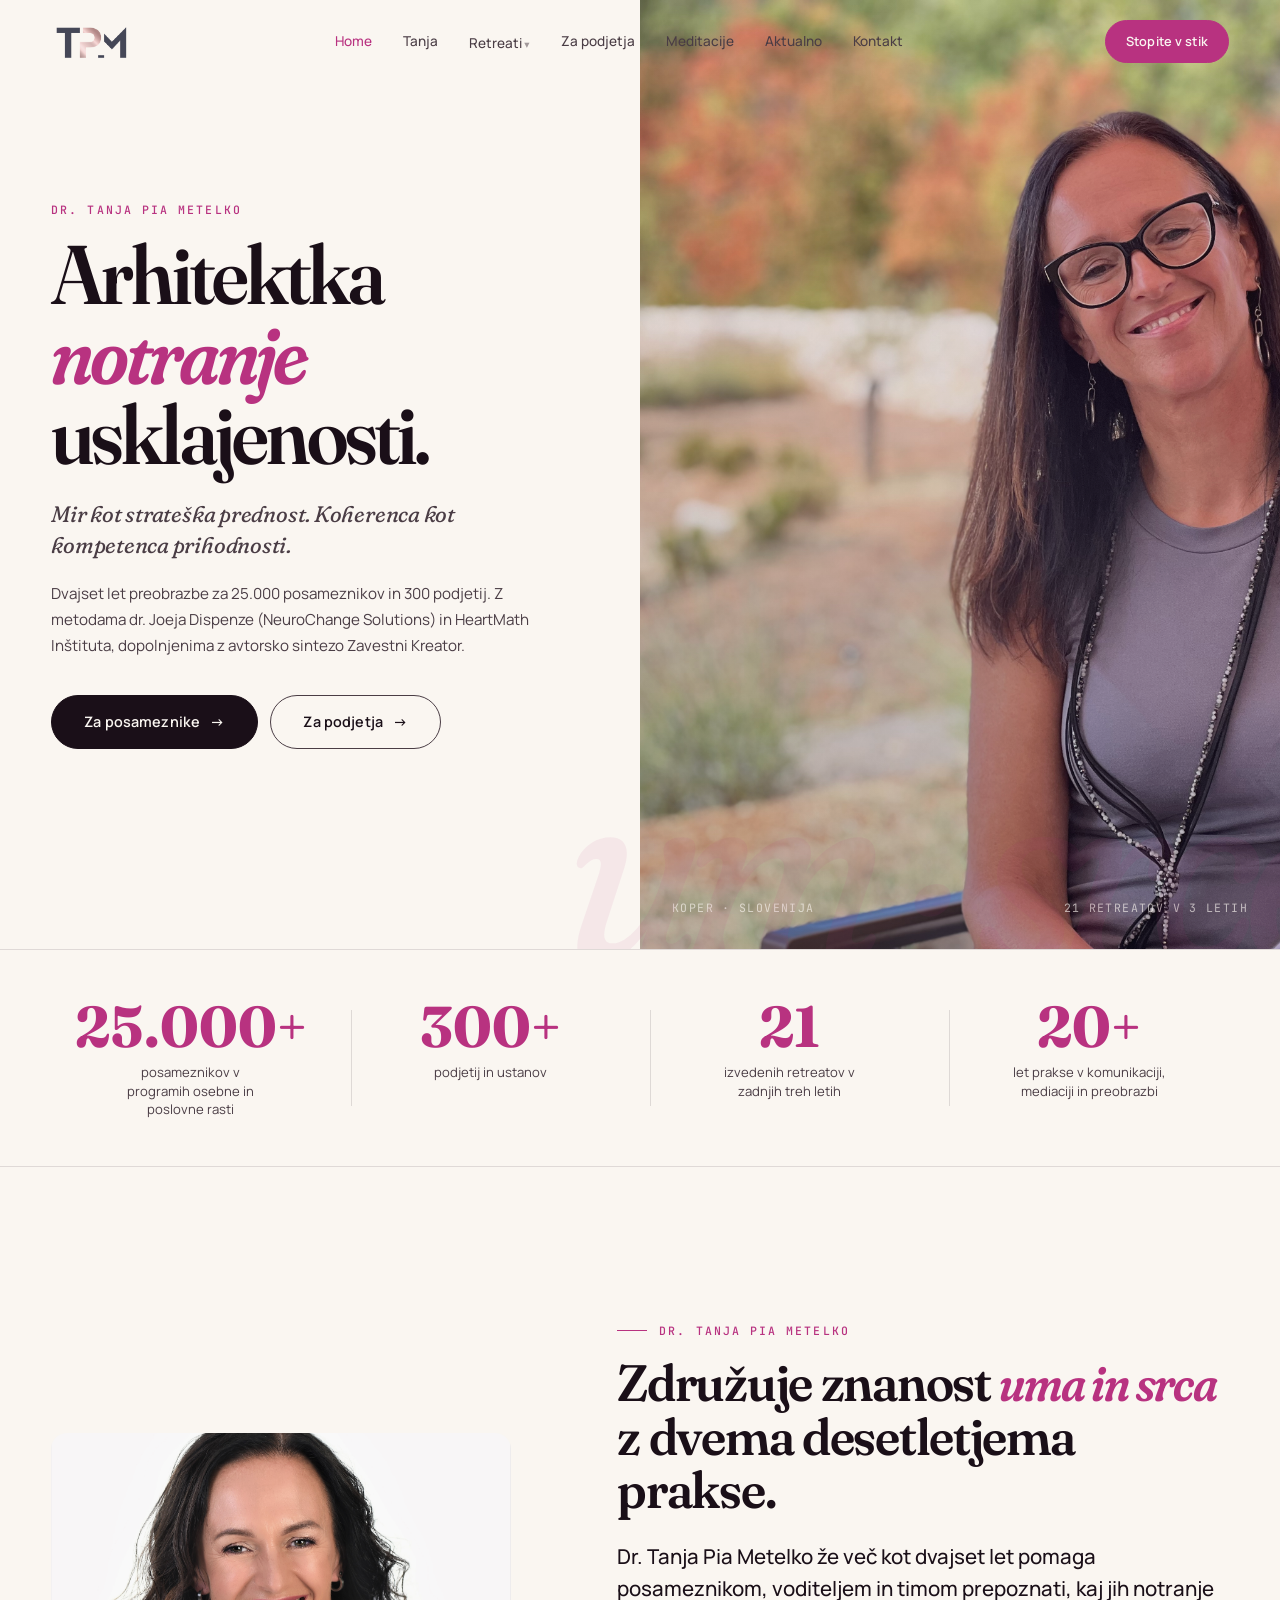
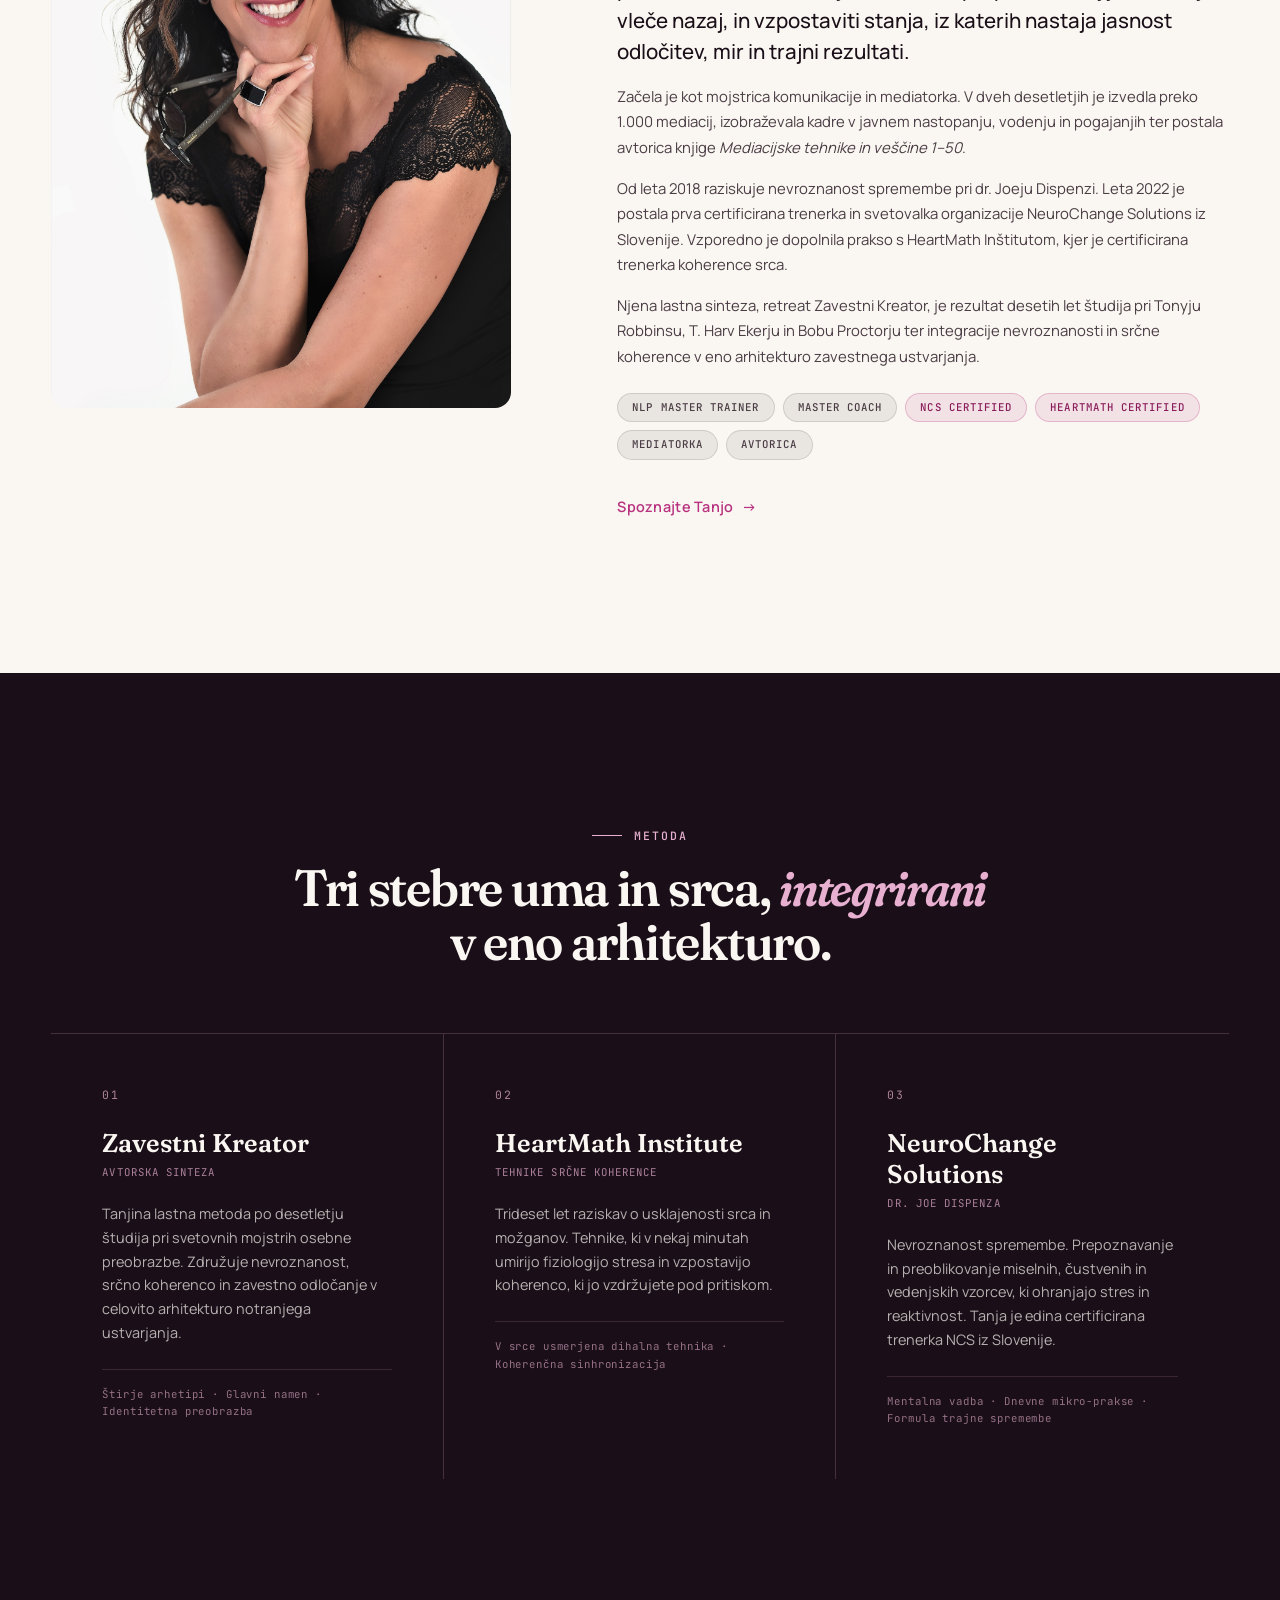
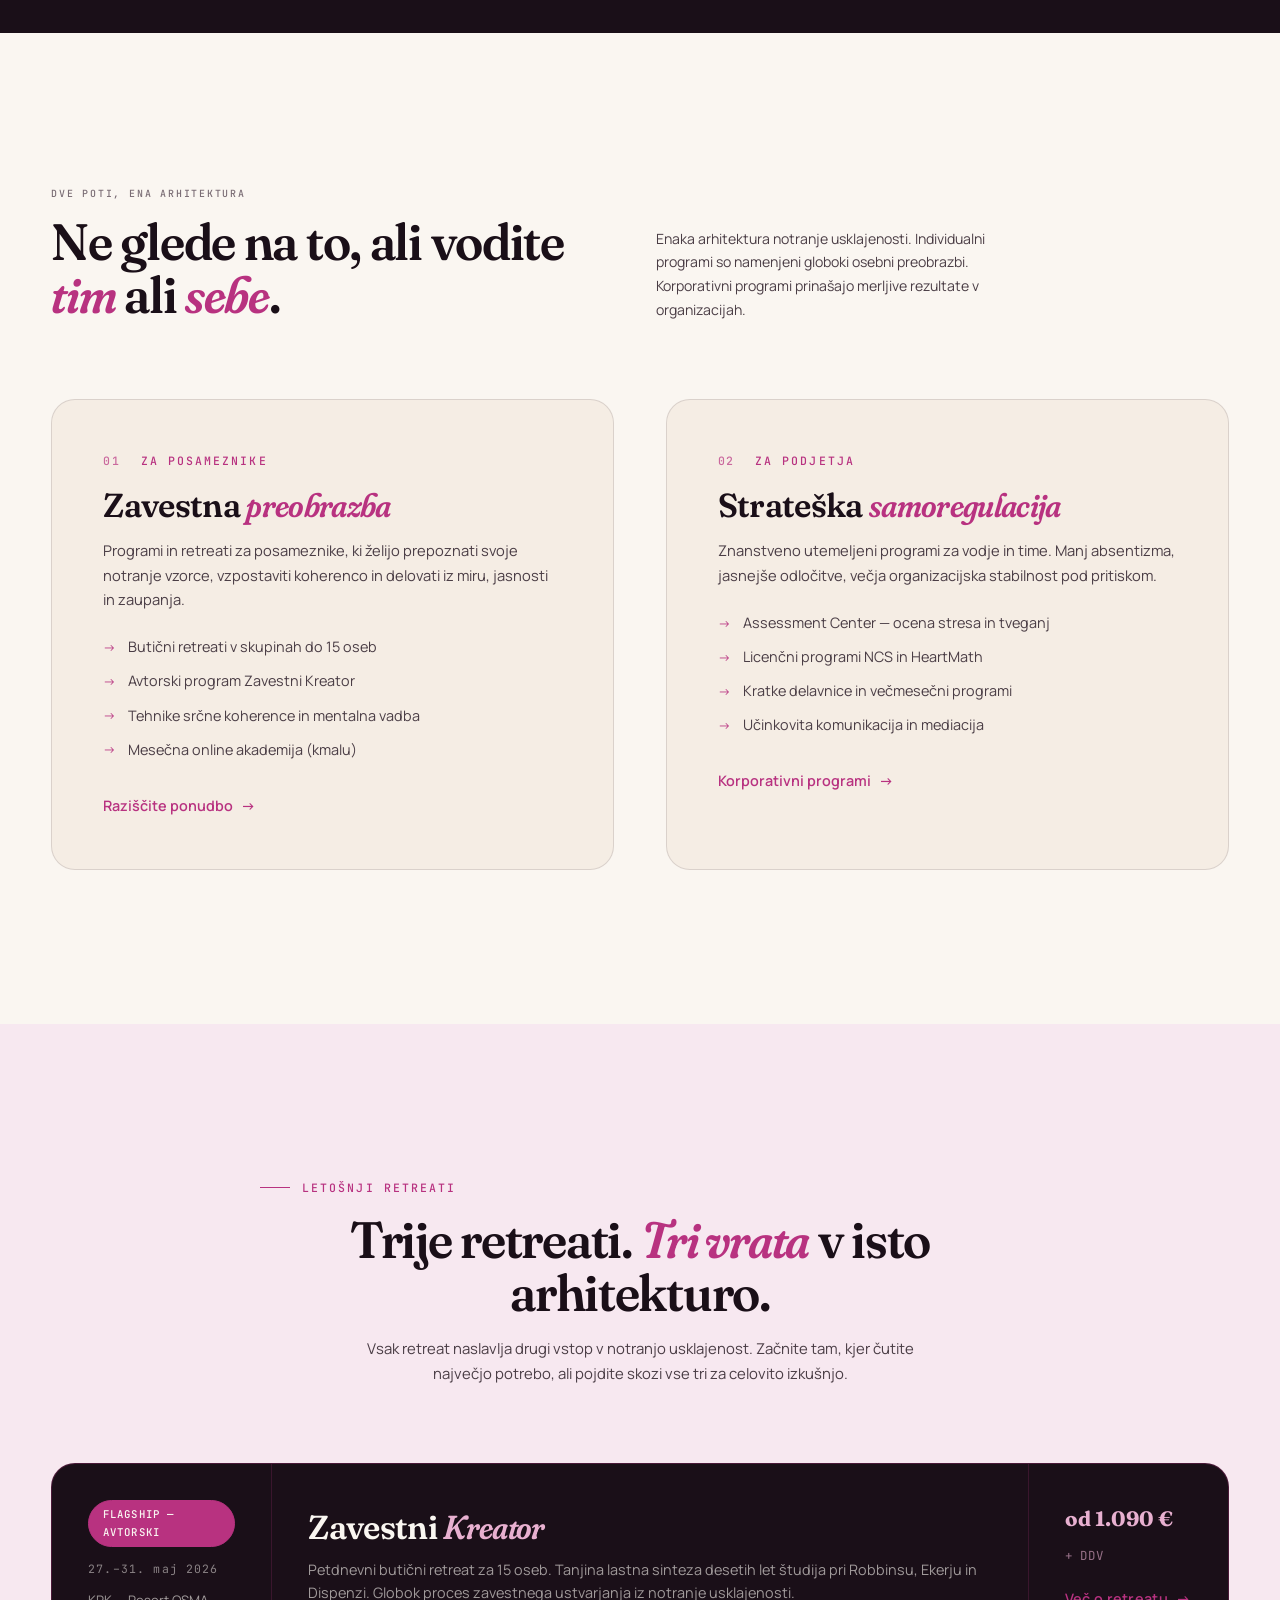
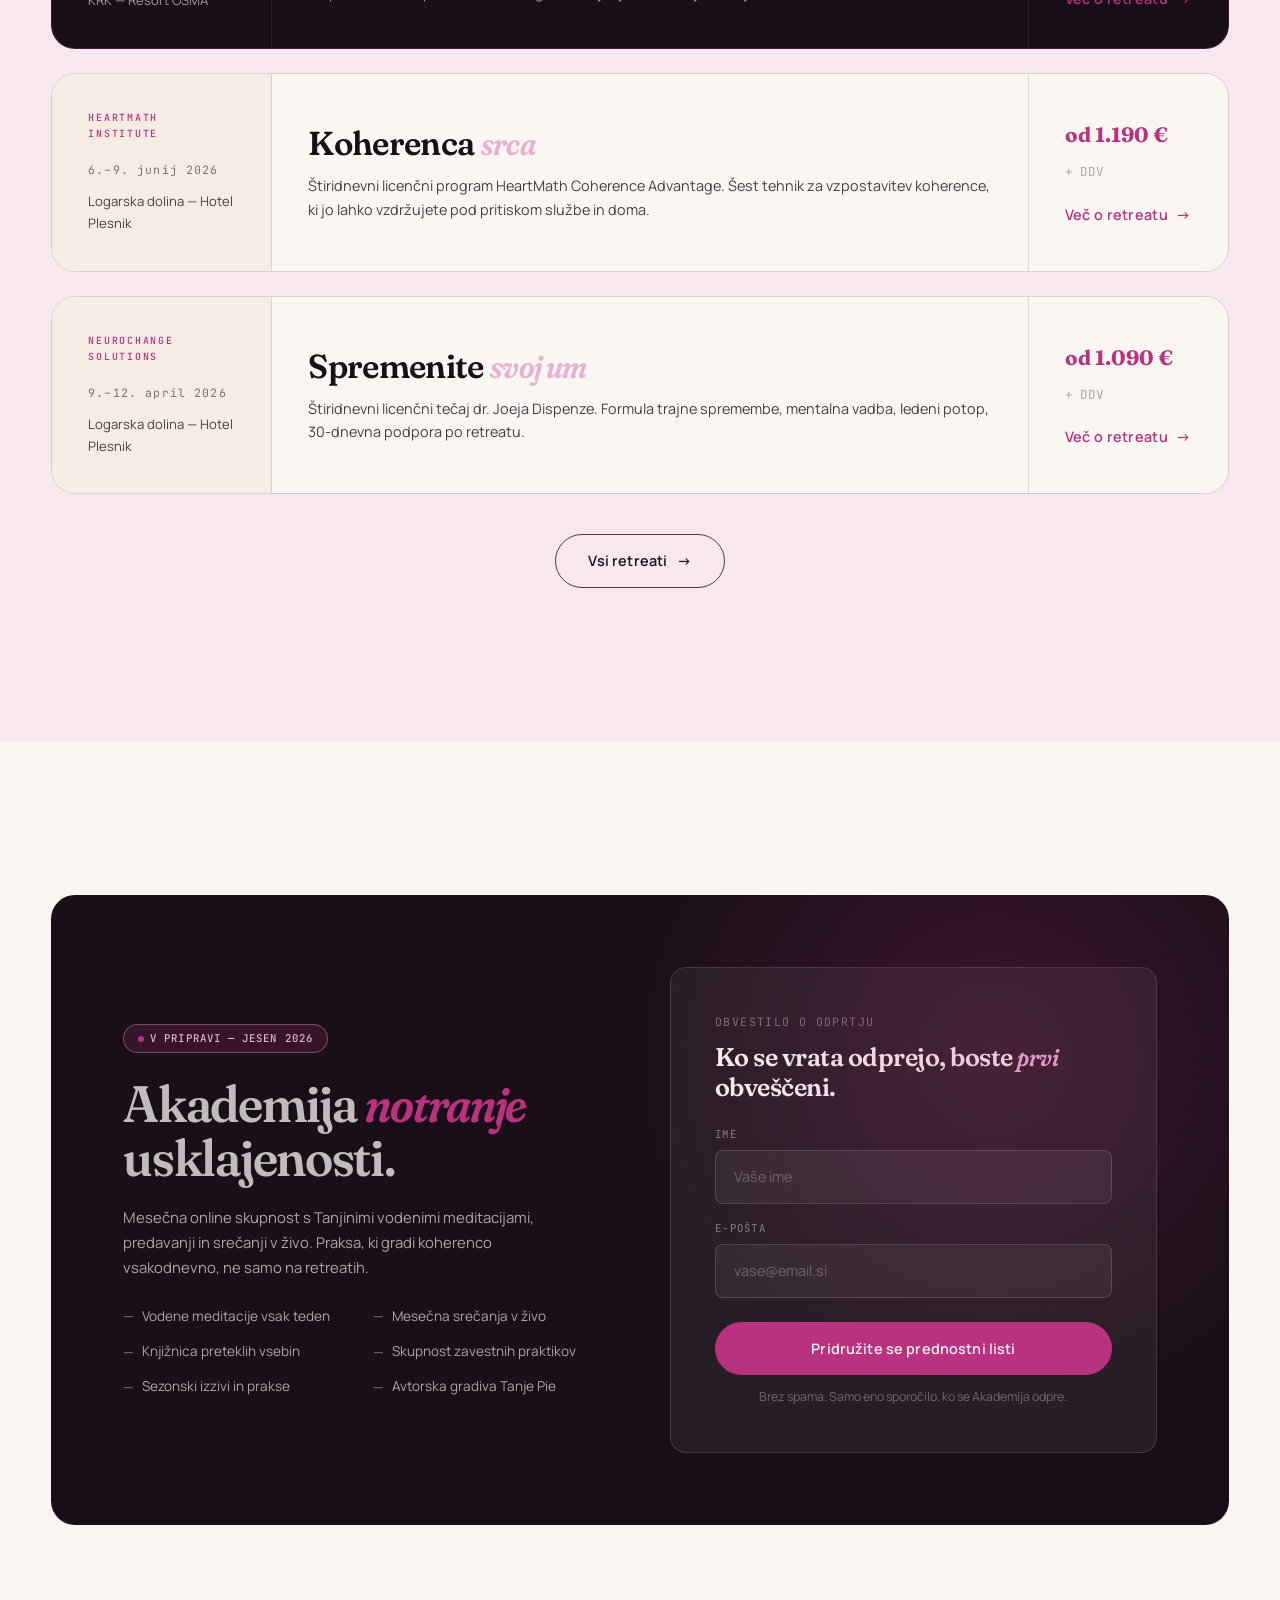
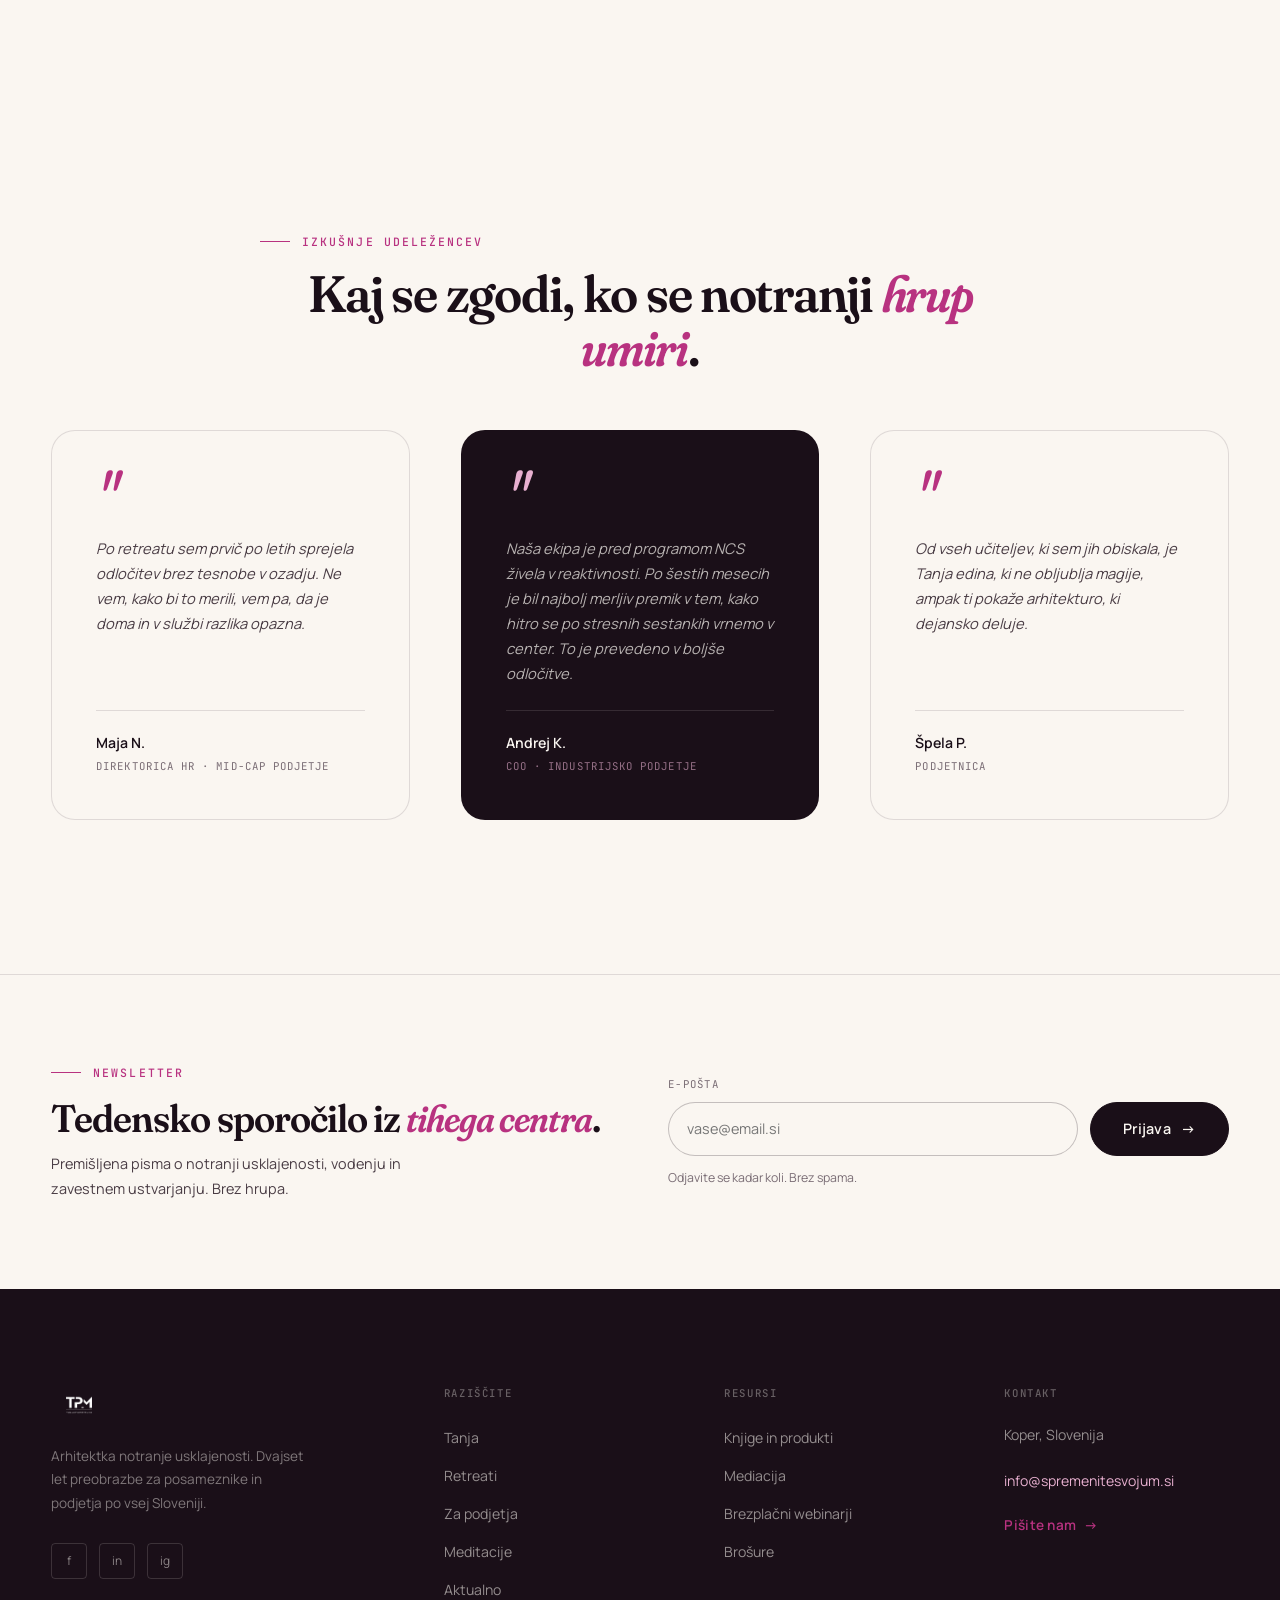
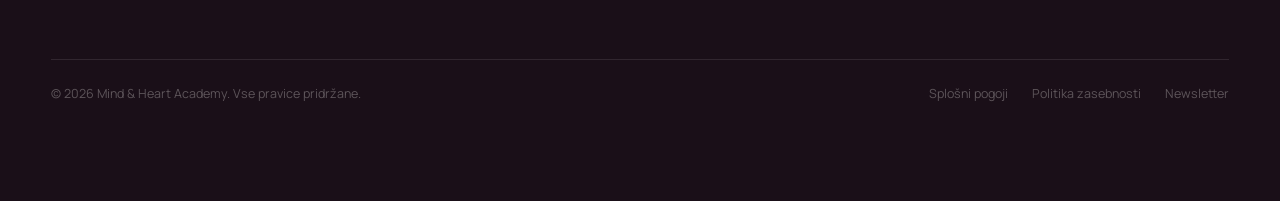
<file: index.html>
<!DOCTYPE html>
<html lang="sl">
<head>
  <meta charset="UTF-8">
  <meta name="viewport" content="width=device-width, initial-scale=1.0">
  <title>Dr. Tanja Pia Metelko — Arhitektka notranje usklajenosti</title>
  <meta name="description" content="Dr. Tanja Pia Metelko pomaga posameznikom in podjetjem vzpostaviti notranjo usklajenost z metodama NeuroChange Solutions in HeartMath ter avtorskim programom Zavestni Kreator.">
  <meta name="robots" content="index, follow">
  <link rel="canonical" href="https://spremenitesvojum.si/">

  <!-- Open Graph -->
  <meta property="og:type" content="website">
  <meta property="og:title" content="Dr. Tanja Pia Metelko — Arhitektka notranje usklajenosti">
  <meta property="og:description" content="Mir kot strateška prednost. Koherenca kot kompetenca prihodnosti. Dvajset let preobrazbe za 25.000 posameznikov in 300 podjetij.">
  <meta property="og:url" content="https://spremenitesvojum.si/">
  <meta property="og:locale" content="sl_SI">

  <!-- Favicon -->
  <link rel="icon" type="image/svg+xml" href="assets/favicon.svg">

  <!-- Google Fonts -->
  <link rel="preconnect" href="https://fonts.googleapis.com">
  <link rel="preconnect" href="https://fonts.gstatic.com" crossorigin>
  <link href="https://fonts.googleapis.com/css2?family=Fraunces:ital,opsz,wght,SOFT@0,9..144,300..900,0..100;1,9..144,300..900,0..100&family=Manrope:wght@300;400;500;600;700&family=JetBrains+Mono:wght@400;500&display=swap" rel="stylesheet">

  <!-- CSS -->
  <link rel="stylesheet" href="css/reset.css">
  <link rel="stylesheet" href="css/variables.css">
  <link rel="stylesheet" href="css/typography.css">
  <link rel="stylesheet" href="css/layout.css">
  <link rel="stylesheet" href="css/components.css">
  <link rel="stylesheet" href="css/pages.css">
</head>
<body>

  <!-- Skip to content -->
  <a class="skip-link" href="#main">Preskoči na vsebino</a>

  <!-- ══════════════════════════════════════
       NAV
  ══════════════════════════════════════ -->
  <header class="site-nav" role="banner" aria-label="Glavna navigacija">
    <div class="site-nav__inner">

      <!-- Logo -->
      <a href="index.html" class="nav-logo" aria-label="Dr. Tanja Pia Metelko — domača stran">
        <img src="public/images/TPMlogorosegold.png" alt="Dr. Tanja Pia Metelko" class="nav-logo__img nav-logo__img--light" height="40">
      </a>

      <!-- Desktop nav -->
      <nav class="nav-links" aria-label="Navigacija">
        <a href="index.html" aria-current="page">Home</a>
        <a href="tanja.html">Tanja</a>
        <div class="has-dropdown">
          <a href="retreati.html" aria-haspopup="true" aria-expanded="false">Retreati</a>
          <div class="nav-dropdown" role="menu">
            <a href="retreati/zavestni-kreator.html" role="menuitem">
              <span class="drop-num">01</span>Zavestni Kreator
            </a>
            <a href="retreati/koherenca-srca.html" role="menuitem">
              <span class="drop-num">02</span>Koherenca Srca
            </a>
            <a href="retreati/spremenite-svoj-um.html" role="menuitem">
              <span class="drop-num">03</span>Joe Dispenza
            </a>
          </div>
        </div>
        <a href="podjetja.html">Za podjetja</a>
        <a href="meditacije.html">Meditacije</a>
        <a href="aktualno.html">Aktualno</a>
        <a href="kontakt.html">Kontakt</a>
      </nav>

      <!-- CTA + Mobile toggle -->
      <div class="flex items-center gap-sm">
        <a href="kontakt.html" class="btn btn--magenta btn--sm nav-cta">Stopite v stik</a>
        <button class="nav-toggle" aria-label="Odpri meni" aria-expanded="false" aria-controls="mobile-menu">
          <span></span>
          <span></span>
          <span></span>
        </button>
      </div>

    </div>
  </header>

  <!-- Mobile menu -->
  <div class="mobile-menu" id="mobile-menu" aria-hidden="true">
    <nav aria-label="Mobilna navigacija">
      <a href="index.html">Home</a>
      <a href="tanja.html">Tanja</a>
      <a href="retreati/zavestni-kreator.html"><em>01</em> Zavestni Kreator</a>
      <a href="retreati/koherenca-srca.html"><em>02</em> Koherenca Srca</a>
      <a href="retreati/spremenite-svoj-um.html"><em>03</em> Joe Dispenza</a>
      <a href="retreati.html">Vsi retreati</a>
      <a href="podjetja.html">Za podjetja</a>
      <a href="meditacije.html">Meditacije</a>
      <a href="aktualno.html">Aktualno</a>
      <a href="kontakt.html">Kontakt</a>
    </nav>
    <div class="mobile-menu__cta">
      <a href="kontakt.html" class="btn btn--magenta">Stopite v stik <span class="btn__arrow">→</span></a>
    </div>
  </div>

  <!-- ══════════════════════════════════════
       MAIN
  ══════════════════════════════════════ -->
  <main id="main">

    <!-- ── A. HERO ────────────────────────────────────────────── -->
    <section class="hero surface-cream" aria-label="Uvod">

      <!-- Left: copy -->
      <div class="hero__content">
        <div class="hero-animate">
          <p class="eyebrow eyebrow--no-line">Dr. Tanja Pia Metelko</p>
        </div>

        <h1 class="hero-animate">
          Arhitektka <em>notranje</em> usklajenosti.
        </h1>

        <p class="tagline hero-animate" style="margin-top: 1.5rem; max-width: 520px;">
          Mir kot strateška prednost. Koherenca kot kompetenca prihodnosti.
        </p>

        <p class="hero-animate" style="margin-top: 1.25rem; max-width: 500px; color: var(--ink-soft); font-size: 0.95rem; line-height: 1.7;">
          Dvajset let preobrazbe za 25.000 posameznikov in 300 podjetij. Z metodama dr. Joeja Dispenze (NeuroChange Solutions) in HeartMath Inštituta, dopolnjenima z avtorsko sintezo Zavestni Kreator.
        </p>

        <div class="flex gap-sm hero-animate" style="margin-top: 2.25rem; flex-wrap: wrap;">
          <a href="retreati.html" class="btn btn--primary">
            Za posameznike <span class="btn__arrow">→</span>
          </a>
          <a href="podjetja.html" class="btn btn--outline">
            Za podjetja <span class="btn__arrow">→</span>
          </a>
        </div>
      </div>

      <!-- Right: visual -->
      <div class="hero__visual">
        <img
          src="public/images/TPMzunaj.jpeg"
          alt="Dr. Tanja Pia Metelko v naravnem okolju"
          width="700"
          height="900"
          fetchpriority="high">
        <div class="hero__visual-overlay"></div>
        <div class="hero__visual-caption">
          <span class="caption" style="color: rgba(250,246,241,0.65);">Koper · Slovenija</span>
          <span class="caption" style="color: rgba(250,246,241,0.65);">21 retreatov v 3 letih</span>
        </div>
      </div>

      <!-- Decorative text -->
      <div class="deco-overflow" aria-hidden="true">
        <span class="deco-text">um · srce</span>
      </div>

    </section>

    <!-- ── B. STATS STRIP ─────────────────────────────────────── -->
    <div class="stats-strip surface-cream" role="region" aria-label="Ključne številke">
      <div class="container">
        <div class="stats-strip__inner">

          <div class="stat-item reveal">
            <div class="stat-item__number" data-counter="25000" data-suffix="+">25.000+</div>
            <div class="stat-item__label">posameznikov v programih osebne in poslovne rasti</div>
          </div>

          <div class="stat-item reveal reveal-delay-1">
            <div class="stat-item__number" data-counter="300" data-suffix="+">300+</div>
            <div class="stat-item__label">podjetij in ustanov</div>
          </div>

          <div class="stat-item reveal reveal-delay-2">
            <div class="stat-item__number" data-counter="21">21</div>
            <div class="stat-item__label">izvedenih retreatov v zadnjih treh letih</div>
          </div>

          <div class="stat-item reveal reveal-delay-3">
            <div class="stat-item__number" data-counter="20" data-suffix="+">20+</div>
            <div class="stat-item__label">let prakse v komunikaciji, mediaciji in preobrazbi</div>
          </div>

        </div>
      </div>
    </div>

    <!-- ── C. TANJA INTRO ─────────────────────────────────────── -->
    <section class="section-pad surface-cream" aria-labelledby="tanja-intro-heading">
      <div class="container">
        <div class="two-col two-col--wide-right">

          <!-- Image -->
          <div class="reveal">
            <div class="img-wrap img-wrap--portrait" style="max-width: 460px;">
              <div class="img-label">
                <span class="caption">O avtorici</span>
              </div>
              <img
                src="public/images/beloozadjeTPM.jpeg"
                alt="Dr. Tanja Pia Metelko, certificirana trenerka NeuroChange Solutions in HeartMath Inštituta"
                loading="lazy"
                width="460"
                height="575">
            </div>
          </div>

          <!-- Content -->
          <div>
            <div class="reveal">
              <p class="eyebrow">Dr. Tanja Pia Metelko</p>
            </div>

            <h2 id="tanja-intro-heading" class="reveal reveal-delay-1">
              Združuje znanost <em>uma in srca</em> z dvema desetletjema prakse.
            </h2>

            <p class="lead reveal reveal-delay-2" style="margin-top: 1.5rem;">
              Dr. Tanja Pia Metelko že več kot dvajset let pomaga posameznikom, voditeljem in timom prepoznati, kaj jih notranje vleče nazaj, in vzpostaviti stanja, iz katerih nastaja jasnost odločitev, mir in trajni rezultati.
            </p>

            <p class="body-soft reveal reveal-delay-3" style="margin-top: 1rem; font-size: 0.93rem; line-height: 1.7;">
              Začela je kot mojstrica komunikacije in mediatorka. V dveh desetletjih je izvedla preko 1.000 mediacij, izobraževala kadre v javnem nastopanju, vodenju in pogajanjih ter postala avtorica knjige <em>Mediacijske tehnike in veščine 1–50</em>.
            </p>

            <p class="body-soft reveal reveal-delay-3" style="margin-top: 1rem; font-size: 0.93rem; line-height: 1.7;">
              Od leta 2018 raziskuje nevroznanost spremembe pri dr. Joeju Dispenzi. Leta 2022 je postala prva certificirana trenerka in svetovalka organizacije NeuroChange Solutions iz Slovenije. Vzporedno je dopolnila prakso s HeartMath Inštitutom, kjer je certificirana trenerka koherence srca.
            </p>

            <p class="body-soft reveal reveal-delay-3" style="margin-top: 1rem; font-size: 0.93rem; line-height: 1.7;">
              Njena lastna sinteza, retreat Zavestni Kreator, je rezultat desetih let študija pri Tonyju Robbinsu, T. Harv Ekerju in Bobu Proctorju ter integracije nevroznanosti in srčne koherence v eno arhitekturo zavestnega ustvarjanja.
            </p>

            <!-- Credential pills -->
            <div class="cred-tags reveal reveal-delay-4">
              <span class="pill pill--ink">NLP Master Trainer</span>
              <span class="pill pill--ink">Master Coach</span>
              <span class="pill pill--magenta">NCS Certified</span>
              <span class="pill pill--magenta">HeartMath Certified</span>
              <span class="pill pill--ink">Mediatorka</span>
              <span class="pill pill--ink">Avtorica</span>
            </div>

            <div class="reveal reveal-delay-4" style="margin-top: 2rem;">
              <a href="tanja.html" class="arrow-link">
                Spoznajte Tanjo <span class="arrow">→</span>
              </a>
            </div>
          </div>

        </div>
      </div>
    </section>

    <!-- ── D. THREE PILLARS ───────────────────────────────────── -->
    <section class="section-pad surface-ink on-dark" aria-labelledby="method-heading">
      <div class="container">

        <div class="section-header--center reveal" style="max-width: 700px; margin-inline: auto; margin-bottom: clamp(40px, 6vw, 64px);">
          <p class="eyebrow" style="justify-content: center;">Metoda</p>
          <h2 id="method-heading" style="text-align: center;">
            Tri stebre uma in srca, <em>integrirani</em> v eno arhitekturo.
          </h2>
        </div>

        <div class="pillars-grid reveal reveal-delay-1">

          <!-- Pillar 1 -->
          <div class="pillar-card">
            <div class="pillar-card__num">01</div>
            <div class="pillar-card__title">Zavestni Kreator</div>
            <div class="pillar-card__sub">Avtorska sinteza</div>
            <p class="pillar-card__desc">
              Tanjina lastna metoda po desetletju študija pri svetovnih mojstrih osebne preobrazbe. Združuje nevroznanost, srčno koherenco in zavestno odločanje v celovito arhitekturo notranjega ustvarjanja.
            </p>
            <div class="pillar-card__tools">Štirje arhetipi · Glavni namen · Identitetna preobrazba</div>
          </div>

          <!-- Pillar 2 -->
          <div class="pillar-card">
            <div class="pillar-card__num">02</div>
            <div class="pillar-card__title">HeartMath Institute</div>
            <div class="pillar-card__sub">Tehnike srčne koherence</div>
            <p class="pillar-card__desc">
              Trideset let raziskav o usklajenosti srca in možganov. Tehnike, ki v nekaj minutah umirijo fiziologijo stresa in vzpostavijo koherenco, ki jo vzdržujete pod pritiskom.
            </p>
            <div class="pillar-card__tools">V srce usmerjena dihalna tehnika · Koherenčna sinhronizacija</div>
          </div>

          <!-- Pillar 3 -->
          <div class="pillar-card">
            <div class="pillar-card__num">03</div>
            <div class="pillar-card__title">NeuroChange Solutions</div>
            <div class="pillar-card__sub">dr. Joe Dispenza</div>
            <p class="pillar-card__desc">
              Nevroznanost spremembe. Prepoznavanje in preoblikovanje miselnih, čustvenih in vedenjskih vzorcev, ki ohranjajo stres in reaktivnost. Tanja je edina certificirana trenerka NCS iz Slovenije.
            </p>
            <div class="pillar-card__tools">Mentalna vadba · Dnevne mikro-prakse · Formula trajne spremembe</div>
          </div>

        </div>
      </div>
    </section>

    <!-- ── E. TWO PATHS ───────────────────────────────────────── -->
    <section class="section-pad surface-cream" aria-labelledby="paths-heading">
      <div class="container">

        <div class="section-header--split">
          <div class="reveal">
            <p class="eyebrow eyebrow--no-line" style="font-size: 0.62rem; color: var(--ink-light); margin-bottom: 0.75rem;">DVE POTI, ENA ARHITEKTURA</p>
            <h2 id="paths-heading">
              Ne glede na to, ali vodite <em>tim</em> ali <em>sebe</em>.
            </h2>
          </div>
          <div class="reveal reveal-delay-1">
            <p style="font-size: 0.88rem; color: var(--ink-soft); line-height: 1.7; max-width: 380px;">
              Enaka arhitektura notranje usklajenosti. Individualni programi so namenjeni globoki osebni preobrazbi. Korporativni programi prinašajo merljive rezultate v organizacijah.
            </p>
          </div>
        </div>

        <div class="grid grid-2 reveal reveal-delay-2">

          <!-- Card 1: Posamezniki -->
          <div class="path-card">
            <p class="eyebrow eyebrow--no-line" style="margin-bottom: 1rem;">
              <span class="num-label" style="margin-right: 0.5rem;">01</span> Za posameznike
            </p>
            <h3>Zavestna <em>preobrazba</em></h3>
            <p style="margin-top: 0.875rem; font-size: 0.92rem; color: var(--ink-soft); line-height: 1.65;">
              Programi in retreati za posameznike, ki želijo prepoznati svoje notranje vzorce, vzpostaviti koherenco in delovati iz miru, jasnosti in zaupanja.
            </p>
            <ul class="path-card__features">
              <li>Butični retreati v skupinah do 15 oseb</li>
              <li>Avtorski program Zavestni Kreator</li>
              <li>Tehnike srčne koherence in mentalna vadba</li>
              <li>Mesečna online akademija (kmalu)</li>
            </ul>
            <a href="retreati.html" class="path-card__link">
              Raziščite ponudbo <span class="arrow">→</span>
            </a>
          </div>

          <!-- Card 2: Podjetja -->
          <div class="path-card">
            <p class="eyebrow eyebrow--no-line" style="margin-bottom: 1rem;">
              <span class="num-label" style="margin-right: 0.5rem;">02</span> Za podjetja
            </p>
            <h3>Strateška <em>samoregulacija</em></h3>
            <p style="margin-top: 0.875rem; font-size: 0.92rem; color: var(--ink-soft); line-height: 1.65;">
              Znanstveno utemeljeni programi za vodje in time. Manj absentizma, jasnejše odločitve, večja organizacijska stabilnost pod pritiskom.
            </p>
            <ul class="path-card__features">
              <li>Assessment Center — ocena stresa in tveganj</li>
              <li>Licenčni programi NCS in HeartMath</li>
              <li>Kratke delavnice in večmesečni programi</li>
              <li>Učinkovita komunikacija in mediacija</li>
            </ul>
            <a href="podjetja.html" class="path-card__link">
              Korporativni programi <span class="arrow">→</span>
            </a>
          </div>

        </div>
      </div>
    </section>

    <!-- ── F. RETREATI ────────────────────────────────────────── -->
    <section class="section-pad surface-cream-pink" aria-labelledby="retreati-heading">
      <div class="container">

        <div class="section-header--center reveal">
          <p class="eyebrow">Letošnji retreati</p>
          <h2 id="retreati-heading">
            Trije retreati. <em>Tri vrata</em> v isto arhitekturo.
          </h2>
          <p style="margin-top: 1rem; font-size: 0.93rem; color: var(--ink-soft); line-height: 1.7; max-width: 600px; margin-inline: auto;">
            Vsak retreat naslavlja drugi vstop v notranjo usklajenost. Začnite tam, kjer čutite največjo potrebo, ali pojdite skozi vse tri za celovito izkušnjo.
          </p>
        </div>

        <div class="retreat-cards-stack">

          <!-- Retreat 1: FLAGSHIP Zavestni Kreator -->
          <article class="retreat-card retreat-card--flagship reveal" aria-label="Zavestni Kreator retreat">
            <div class="retreat-card__meta">
              <span class="pill pill--magenta-solid">FLAGSHIP — AVTORSKI</span>
              <div class="retreat-card__date">27.–31. maj 2026</div>
              <div class="retreat-card__location">KRK — Resort OSMA</div>
            </div>
            <div class="retreat-card__content">
              <h3>Zavestni <em>Kreator</em></h3>
              <p class="retreat-card__desc">
                Petdnevni butični retreat za 15 oseb. Tanjina lastna sinteza desetih let študija pri Robbinsu, Ekerju in Dispenzi. Globok proces zavestnega ustvarjanja iz notranje usklajenosti.
              </p>
            </div>
            <div class="retreat-card__action">
              <div class="retreat-card__price">od 1.090 €<br><span style="font-size: 0.78rem; font-family: var(--font-mono); font-weight: 400; letter-spacing: 0.06em; opacity: 0.6;">+ DDV</span></div>
              <a href="retreati/zavestni-kreator.html" class="arrow-link on-dark">
                Več o retreatu <span class="arrow">→</span>
              </a>
            </div>
          </article>

          <!-- Retreat 2: HeartMath Koherenca Srca -->
          <article class="retreat-card reveal reveal-delay-1" aria-label="Koherenca Srca retreat">
            <div class="retreat-card__meta" style="background: var(--cream-warm);">
              <p class="eyebrow eyebrow--no-line" style="font-size: 0.62rem; margin-bottom: 0.35rem;">HeartMath Institute</p>
              <div class="retreat-card__date">6.–9. junij 2026</div>
              <div class="retreat-card__location">Logarska dolina — Hotel Plesnik</div>
            </div>
            <div class="retreat-card__content" style="background: var(--cream);">
              <h3>Koherenca <em>srca</em></h3>
              <p class="retreat-card__desc">
                Štiridnevni licenčni program HeartMath Coherence Advantage. Šest tehnik za vzpostavitev koherence, ki jo lahko vzdržujete pod pritiskom službe in doma.
              </p>
            </div>
            <div class="retreat-card__action" style="background: var(--cream);">
              <div class="retreat-card__price">od 1.190 €<br><span style="font-size: 0.78rem; font-family: var(--font-mono); font-weight: 400; letter-spacing: 0.06em; opacity: 0.6; color: var(--ink-light);">+ DDV</span></div>
              <a href="retreati/koherenca-srca.html" class="arrow-link">
                Več o retreatu <span class="arrow">→</span>
              </a>
            </div>
          </article>

          <!-- Retreat 3: NCS Spremenite Svoj Um -->
          <article class="retreat-card reveal reveal-delay-2" aria-label="Spremenite Svoj Um retreat">
            <div class="retreat-card__meta" style="background: var(--cream-warm);">
              <p class="eyebrow eyebrow--no-line" style="font-size: 0.62rem; margin-bottom: 0.35rem;">NeuroChange Solutions</p>
              <div class="retreat-card__date">9.–12. april 2026</div>
              <div class="retreat-card__location">Logarska dolina — Hotel Plesnik</div>
            </div>
            <div class="retreat-card__content" style="background: var(--cream);">
              <h3>Spremenite <em>svoj um</em></h3>
              <p class="retreat-card__desc">
                Štiridnevni licenčni tečaj dr. Joeja Dispenze. Formula trajne spremembe, mentalna vadba, ledeni potop, 30-dnevna podpora po retreatu.
              </p>
            </div>
            <div class="retreat-card__action" style="background: var(--cream);">
              <div class="retreat-card__price">od 1.090 €<br><span style="font-size: 0.78rem; font-family: var(--font-mono); font-weight: 400; letter-spacing: 0.06em; opacity: 0.6; color: var(--ink-light);">+ DDV</span></div>
              <a href="retreati/spremenite-svoj-um.html" class="arrow-link">
                Več o retreatu <span class="arrow">→</span>
              </a>
            </div>
          </article>

        </div>

        <div class="reveal" style="text-align: center; margin-top: 2.5rem;">
          <a href="retreati.html" class="btn btn--outline">
            Vsi retreati <span class="btn__arrow">→</span>
          </a>
        </div>

      </div>
    </section>

    <!-- ── G. AKADEMIJA TEASER ────────────────────────────────── -->
    <section class="section-pad surface-cream" aria-labelledby="akademija-heading">
      <div class="container">
        <div class="akademija-card reveal">

          <!-- Left content -->
          <div>
            <span class="pill pill--pulse" style="margin-bottom: 1.5rem;">
              <span class="pill-dot"></span> V pripravi — Jesen 2026
            </span>

            <h2 id="akademija-heading" class="on-dark" style="margin-top: 0;">
              Akademija <em>notranje</em> usklajenosti.
            </h2>

            <p style="margin-top: 1.25rem; font-size: 0.93rem; color: rgba(250,246,241,0.65); line-height: 1.7; max-width: 440px;">
              Mesečna online skupnost s Tanjinimi vodenimi meditacijami, predavanji in srečanji v živo. Praksa, ki gradi koherenco vsakodnevno, ne samo na retreatih.
            </p>

            <div class="akademija-features">
              <div class="akademija-feature">Vodene meditacije vsak teden</div>
              <div class="akademija-feature">Mesečna srečanja v živo</div>
              <div class="akademija-feature">Knjižnica preteklih vsebin</div>
              <div class="akademija-feature">Skupnost zavestnih praktikov</div>
              <div class="akademija-feature">Sezonski izzivi in prakse</div>
              <div class="akademija-feature">Avtorska gradiva Tanje Pie</div>
            </div>
          </div>

          <!-- Right: sign-up -->
          <div class="signup-card">
            <p class="caption" style="color: rgba(250,246,241,0.4); margin-bottom: 0.75rem;">Obvestilo o odprtju</p>
            <h3>Ko se vrata odprejo, boste <em>prvi</em> obveščeni.</h3>

            <form class="form-akademija" action="#" method="post" novalidate style="margin-top: 1.5rem;">
              <div class="form-group">
                <label class="form-label form-label--light" for="ak-ime">Ime</label>
                <input class="form-input form-input--dark" type="text" id="ak-ime" name="ime" placeholder="Vaše ime" autocomplete="given-name">
              </div>
              <div class="form-group">
                <label class="form-label form-label--light" for="ak-email">E-pošta</label>
                <input class="form-input form-input--dark" type="email" id="ak-email" name="email" placeholder="vase@email.si" autocomplete="email">
              </div>
              <button type="submit" class="btn btn--magenta" style="width: 100%; margin-top: 0.5rem; justify-content: center;">
                Pridružite se prednostni listi
              </button>
              <p class="form-note form-note--light">Brez spama. Samo eno sporočilo, ko se Akademija odpre.</p>
            </form>
          </div>

        </div>
      </div>
    </section>

    <!-- ── H. TESTIMONIALI ────────────────────────────────────── -->
    <section class="section-pad surface-cream" aria-labelledby="testimonials-heading">
      <div class="container">

        <div class="section-header--center reveal" style="margin-bottom: clamp(32px, 5vw, 56px);">
          <p class="eyebrow">Izkušnje udeležencev</p>
          <h2 id="testimonials-heading">
            Kaj se zgodi, ko se notranji <em>hrup umiri</em>.
          </h2>
        </div>

        <div class="testimonials-grid">

          <!-- Testimonial 1 -->
          <!-- [PLACEHOLDER — REPLACE z dejanskim pričevanjem] -->
          <div class="testimonial-card reveal">
            <div class="testimonial-card__quote-mark" aria-hidden="true">"</div>
            <p class="testimonial-card__text">
              Po retreatu sem prvič po letih sprejela odločitev brez tesnobe v ozadju. Ne vem, kako bi to merili, vem pa, da je doma in v službi razlika opazna.
            </p>
            <div class="testimonial-card__attribution">
              <span class="testimonial-card__name">Maja N.</span>
              <span class="testimonial-card__role">Direktorica HR · Mid-cap podjetje</span>
            </div>
          </div>

          <!-- Testimonial 2 (inverted) -->
          <!-- [PLACEHOLDER — REPLACE z dejanskim pričevanjem] -->
          <div class="testimonial-card testimonial-card--inverted reveal reveal-delay-1">
            <div class="testimonial-card__quote-mark" aria-hidden="true">"</div>
            <p class="testimonial-card__text">
              Naša ekipa je pred programom NCS živela v reaktivnosti. Po šestih mesecih je bil najbolj merljiv premik v tem, kako hitro se po stresnih sestankih vrnemo v center. To je prevedeno v boljše odločitve.
            </p>
            <div class="testimonial-card__attribution">
              <span class="testimonial-card__name">Andrej K.</span>
              <span class="testimonial-card__role">COO · Industrijsko podjetje</span>
            </div>
          </div>

          <!-- Testimonial 3 -->
          <!-- [PLACEHOLDER — REPLACE z dejanskim pričevanjem] -->
          <div class="testimonial-card reveal reveal-delay-2">
            <div class="testimonial-card__quote-mark" aria-hidden="true">"</div>
            <p class="testimonial-card__text">
              Od vseh učiteljev, ki sem jih obiskala, je Tanja edina, ki ne obljublja magije, ampak ti pokaže arhitekturo, ki dejansko deluje.
            </p>
            <div class="testimonial-card__attribution">
              <span class="testimonial-card__name">Špela P.</span>
              <span class="testimonial-card__role">Podjetnica</span>
            </div>
          </div>

        </div>
      </div>
    </section>

    <!-- ── I. NEWSLETTER BAND ─────────────────────────────────── -->
    <div class="newsletter-band surface-cream" role="region" aria-label="Prijava na novice">
      <div class="container">
        <div class="newsletter-band__inner">

          <div class="reveal">
            <p class="eyebrow">Newsletter</p>
            <h2 style="font-size: clamp(1.6rem, 3vw, 2.6rem);">
              Tedensko sporočilo iz <em>tihega centra</em>.
            </h2>
            <p style="margin-top: 0.875rem; font-size: 0.9rem; color: var(--ink-soft); line-height: 1.7; max-width: 380px;">
              Premišljena pisma o notranji usklajenosti, vodenju in zavestnem ustvarjanju. Brez hrupa.
            </p>
          </div>

          <div class="reveal reveal-delay-1">
            <form class="form-newsletter" action="#" method="post" novalidate>
              <label class="form-label" for="nl-email" style="margin-bottom: 0.5rem; display: block;">E-pošta</label>
              <div class="form-inline">
                <input
                  class="form-input"
                  type="email"
                  id="nl-email"
                  name="email"
                  placeholder="vase@email.si"
                  autocomplete="email"
                  required>
                <button type="submit" class="btn btn--primary">
                  Prijava <span class="btn__arrow">→</span>
                </button>
              </div>
              <p class="form-note" style="text-align: left;">Odjavite se kadar koli. Brez spama.</p>
            </form>
          </div>

        </div>
      </div>
    </div>

  </main>

  <!-- ══════════════════════════════════════
       FOOTER
  ══════════════════════════════════════ -->
  <footer class="site-footer" role="contentinfo">
    <div class="container">
      <div class="footer-grid">

        <!-- Brand col -->
        <div class="footer-brand">
          <a href="index.html" class="nav-logo" aria-label="Dr. Tanja Pia Metelko — domača stran">
            <img src="public/images/TPMlogowhite.png" alt="Dr. Tanja Pia Metelko" class="nav-logo__img" height="44">
          </a>
          <p class="footer-brand__mission">
            Arhitektka notranje usklajenosti. Dvajset let preobrazbe za posameznike in podjetja po vsej Sloveniji.
          </p>
          <div class="footer-social" aria-label="Družbena omrežja">
            <a href="#" aria-label="Facebook" rel="noopener noreferrer">f</a>
            <a href="#" aria-label="LinkedIn" rel="noopener noreferrer">in</a>
            <a href="#" aria-label="Instagram" rel="noopener noreferrer">ig</a>
          </div>
        </div>

        <!-- Explore col -->
        <div class="footer-col">
          <div class="footer-col__title">Raziščite</div>
          <ul>
            <li><a href="tanja.html">Tanja</a></li>
            <li><a href="retreati.html">Retreati</a></li>
            <li><a href="podjetja.html">Za podjetja</a></li>
            <li><a href="meditacije.html">Meditacije</a></li>
            <li><a href="aktualno.html">Aktualno</a></li>
          </ul>
        </div>

        <!-- Resources col -->
        <div class="footer-col">
          <div class="footer-col__title">Resursi</div>
          <ul>
            <li><a href="#">Knjige in produkti</a></li>
            <li><a href="#">Mediacija</a></li>
            <li><a href="#">Brezplačni webinarji</a></li>
            <li><a href="#">Brošure</a></li>
          </ul>
        </div>

        <!-- Contact col -->
        <div class="footer-col">
          <div class="footer-col__title">Kontakt</div>
          <div class="contact-info-list" style="gap: 0.75rem;">
            <div class="footer-contact-item">
              <span>Koper, Slovenija</span>
            </div>
            <div class="footer-contact-item">
              <a href="mailto:info@spremenitesvojum.si" style="color: var(--magenta-soft);">info@spremenitesvojum.si</a>
            </div>
            <div class="footer-contact-item">
              <a href="kontakt.html" class="arrow-link on-dark" style="font-size: 0.85rem;">Pišite nam <span class="arrow">→</span></a>
            </div>
          </div>
        </div>

      </div>

      <!-- Bottom bar -->
      <div class="footer-bottom">
        <p class="footer-bottom__copy">© 2026 Mind &amp; Heart Academy. Vse pravice pridržane.</p>
        <div class="footer-bottom__legal">
          <a href="#">Splošni pogoji</a>
          <a href="#">Politika zasebnosti</a>
          <a href="#">Newsletter</a>
        </div>
      </div>

    </div>
  </footer>

  <!-- JS -->
  <script src="js/nav.js" defer></script>
  <script src="js/reveal.js" defer></script>
  <script src="js/forms.js" defer></script>

</body>
</html>
</file>
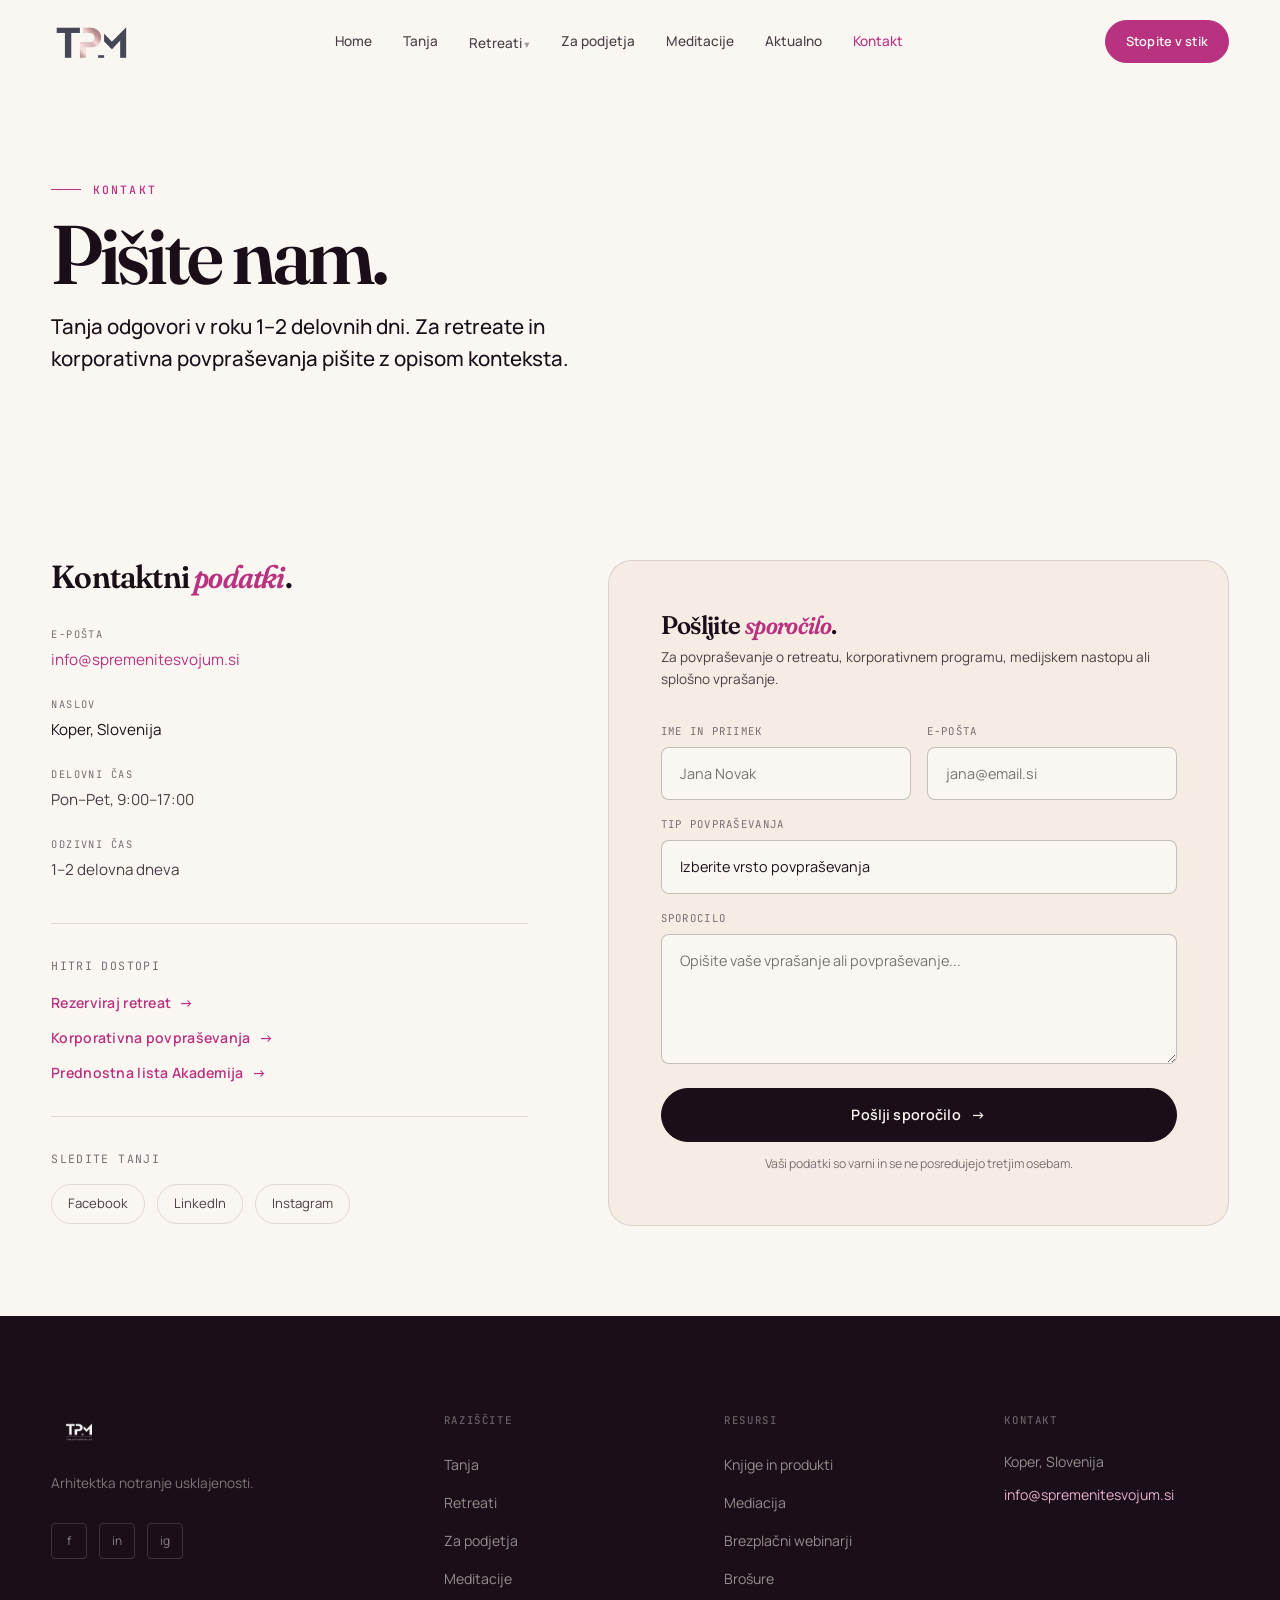
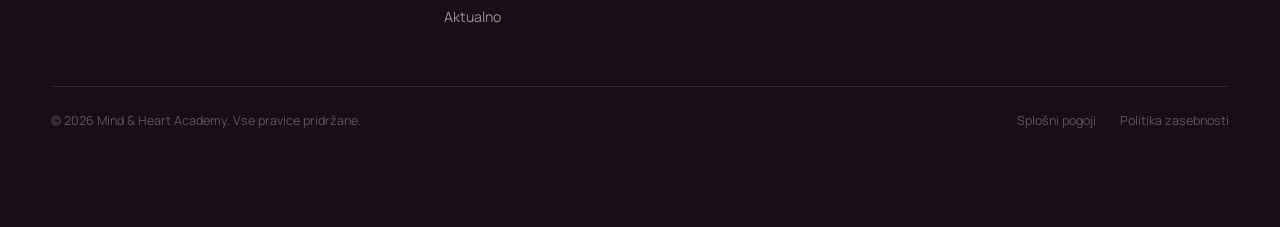
<file: kontakt.html>
<!DOCTYPE html>
<html lang="sl">
<head>
  <meta charset="UTF-8">
  <meta name="viewport" content="width=device-width, initial-scale=1.0">
  <title>Kontakt — Dr. Tanja Pia Metelko</title>
  <meta name="description" content="Stopite v stik z Dr. Tanjo Pio Metelko. Rezervacije retreatov, korporativna povpraševanja, medijski nastopi in splošna vprašanja.">
  <link rel="canonical" href="https://spremenitesvojum.si/kontakt.html">
  <meta property="og:title" content="Kontakt — Dr. Tanja Pia Metelko">
  <meta property="og:locale" content="sl_SI">
  <link rel="icon" type="image/svg+xml" href="assets/favicon.svg">
  <link rel="preconnect" href="https://fonts.googleapis.com">
  <link rel="preconnect" href="https://fonts.gstatic.com" crossorigin>
  <link href="https://fonts.googleapis.com/css2?family=Fraunces:ital,opsz,wght,SOFT@0,9..144,300..900,0..100;1,9..144,300..900,0..100&family=Manrope:wght@300;400;500;600;700&family=JetBrains+Mono:wght@400;500&display=swap" rel="stylesheet">
  <link rel="stylesheet" href="css/reset.css">
  <link rel="stylesheet" href="css/variables.css">
  <link rel="stylesheet" href="css/typography.css">
  <link rel="stylesheet" href="css/layout.css">
  <link rel="stylesheet" href="css/components.css">
  <link rel="stylesheet" href="css/pages.css">
</head>
<body>

  <a class="skip-link" href="#main">Preskoči na vsebino</a>

  <header class="site-nav" role="banner">
    <div class="site-nav__inner">
      <a href="index.html" class="nav-logo"><img src="public/images/TPMlogorosegold.png" alt="Dr. Tanja Pia Metelko" class="nav-logo__img nav-logo__img--light" height="40"></a>
      <nav class="nav-links">
        <a href="index.html">Home</a><a href="tanja.html">Tanja</a>
        <div class="has-dropdown">
          <a href="retreati.html">Retreati</a>
          <div class="nav-dropdown" role="menu">
            <a href="retreati/zavestni-kreator.html" role="menuitem"><span class="drop-num">01</span>Zavestni Kreator</a>
            <a href="retreati/koherenca-srca.html" role="menuitem"><span class="drop-num">02</span>Koherenca Srca</a>
            <a href="retreati/spremenite-svoj-um.html" role="menuitem"><span class="drop-num">03</span>Joe Dispenza</a>
          </div>
        </div>
        <a href="podjetja.html">Za podjetja</a><a href="meditacije.html">Meditacije</a>
        <a href="aktualno.html">Aktualno</a>
        <a href="kontakt.html" aria-current="page">Kontakt</a>
      </nav>
      <div class="flex items-center gap-sm">
        <a href="kontakt.html" class="btn btn--magenta btn--sm nav-cta" aria-current="page">Stopite v stik</a>
        <button class="nav-toggle" aria-label="Odpri meni" aria-expanded="false"><span></span><span></span><span></span></button>
      </div>
    </div>
  </header>

  <div class="mobile-menu" id="mobile-menu">
    <nav>
      <a href="index.html">Home</a><a href="tanja.html">Tanja</a>
      <a href="retreati/zavestni-kreator.html"><em>01</em> Zavestni Kreator</a>
      <a href="retreati/koherenca-srca.html"><em>02</em> Koherenca Srca</a>
      <a href="retreati/spremenite-svoj-um.html"><em>03</em> Joe Dispenza</a>
      <a href="podjetja.html">Za podjetja</a><a href="meditacije.html">Meditacije</a>
      <a href="aktualno.html">Aktualno</a><a href="kontakt.html">Kontakt</a>
    </nav>
    <div class="mobile-menu__cta"><a href="kontakt.html" class="btn btn--magenta">Stopite v stik <span class="btn__arrow">→</span></a></div>
  </div>

  <main id="main">

    <!-- HERO -->
    <section class="kontakt-hero surface-cream" aria-label="Kontakt">
      <div class="container">
        <div class="hero-animate" style="max-width:560px;">
          <p class="eyebrow">Kontakt</p>
          <h1>Pišite nam.</h1>
          <p class="lead" style="margin-top:1rem;">
            Tanja odgovori v roku 1–2 delovnih dni. Za retreate in korporativna povpraševanja pišite z opisom konteksta.
          </p>
        </div>
      </div>
    </section>

    <!-- CONTACT GRID -->
    <section class="section-pad--sm surface-cream" aria-label="Kontaktni podatki in obrazec">
      <div class="container">
        <div class="kontakt-grid">

          <!-- Left: contact info -->
          <div>

            <div class="reveal">
              <h2 style="font-size:clamp(1.4rem,2.5vw,2rem);">Kontaktni <em>podatki</em>.</h2>
            </div>

            <div class="contact-info-list reveal reveal-delay-1" style="margin-top:2rem;">

              <div>
                <div class="contact-info-item__label">E-pošta</div>
                <div class="contact-info-item__value">
                  <a href="mailto:info@spremenitesvojum.si">info@spremenitesvojum.si</a>
                </div>
              </div>

              <div>
                <div class="contact-info-item__label">Naslov</div>
                <div class="contact-info-item__value">Koper, Slovenija</div>
              </div>

              <div>
                <div class="contact-info-item__label">Delovni čas</div>
                <div class="contact-info-item__value" style="color:var(--ink-soft);">Pon–Pet, 9:00–17:00</div>
              </div>

              <div>
                <div class="contact-info-item__label">Odzivni čas</div>
                <div class="contact-info-item__value" style="color:var(--ink-soft);">1–2 delovna dneva</div>
              </div>

            </div>

            <!-- Quick links -->
            <div class="reveal reveal-delay-2" style="margin-top:2.5rem;padding-top:2rem;border-top:1px solid var(--line);">
              <p class="caption" style="margin-bottom:1rem;">Hitri dostopi</p>
              <div style="display:flex;flex-direction:column;gap:0.75rem;">
                <a href="retreati.html" class="arrow-link" style="font-size:0.88rem;">Rezerviraj retreat <span class="arrow">→</span></a>
                <a href="podjetja.html" class="arrow-link" style="font-size:0.88rem;">Korporativna povpraševanja <span class="arrow">→</span></a>
                <a href="meditacije.html" class="arrow-link" style="font-size:0.88rem;">Prednostna lista Akademija <span class="arrow">→</span></a>
              </div>
            </div>

            <!-- Social -->
            <div class="reveal reveal-delay-2" style="margin-top:2rem;padding-top:2rem;border-top:1px solid var(--line);">
              <p class="caption" style="margin-bottom:1rem;">Sledite Tanji</p>
              <div style="display:flex;gap:0.75rem;">
                <a href="#" aria-label="Facebook" style="font-size:0.82rem;color:var(--ink-soft);padding:0.5rem 1rem;border:1px solid var(--line);border-radius:var(--radius-pill);transition:all var(--dur-fast);">Facebook</a>
                <a href="#" aria-label="LinkedIn" style="font-size:0.82rem;color:var(--ink-soft);padding:0.5rem 1rem;border:1px solid var(--line);border-radius:var(--radius-pill);transition:all var(--dur-fast);">LinkedIn</a>
                <a href="#" aria-label="Instagram" style="font-size:0.82rem;color:var(--ink-soft);padding:0.5rem 1rem;border:1px solid var(--line);border-radius:var(--radius-pill);transition:all var(--dur-fast);">Instagram</a>
              </div>
            </div>

          </div>

          <!-- Right: form -->
          <div class="reveal reveal-delay-1">
            <div class="kontakt-form-card">
              <h2 style="font-size:clamp(1.2rem,2vw,1.6rem);margin-bottom:0.5rem;">Pošljite <em>sporočilo</em>.</h2>
              <p style="font-size:0.85rem;color:var(--ink-soft);margin-bottom:2rem;line-height:1.6;">Za povpraševanje o retreatu, korporativnem programu, medijskem nastopu ali splošno vprašanje.</p>

              <form class="form-kontakt" action="#" method="post" novalidate>
                <div class="form-row form-row--2col">
                  <div class="form-group">
                    <label class="form-label" for="k-ime">Ime in priimek</label>
                    <input class="form-input" type="text" id="k-ime" name="ime" placeholder="Jana Novak" autocomplete="name">
                  </div>
                  <div class="form-group">
                    <label class="form-label" for="k-email">E-pošta</label>
                    <input class="form-input" type="email" id="k-email" name="email" placeholder="jana@email.si" autocomplete="email">
                  </div>
                </div>

                <div class="form-group">
                  <label class="form-label" for="k-tip">Tip povpraševanja</label>
                  <select class="form-input form-select" id="k-tip" name="tip">
                    <option value="" disabled selected>Izberite vrsto povpraševanja</option>
                    <option value="posameznik">Posameznik</option>
                    <option value="podjetje">Podjetje</option>
                    <option value="mediji">Mediji</option>
                    <option value="drugo">Drugo</option>
                  </select>
                </div>

                <div class="form-group">
                  <label class="form-label" for="k-sporocilo">Sporocilo</label>
                  <textarea class="form-input form-textarea" id="k-sporocilo" name="sporocilo" placeholder="Opišite vaše vprašanje ali povpraševanje..."></textarea>
                </div>

                <button type="submit" class="btn btn--primary" style="width:100%;justify-content:center;margin-top:0.5rem;">
                  Pošlji sporočilo <span class="btn__arrow">→</span>
                </button>

                <p class="form-note">Vaši podatki so varni in se ne posredujejo tretjim osebam.</p>
              </form>
            </div>
          </div>

        </div>
      </div>
    </section>

  </main>

  <footer class="site-footer" role="contentinfo">
    <div class="container">
      <div class="footer-grid">
        <div class="footer-brand"><a href="index.html" class="nav-logo"><img src="public/images/TPMlogowhite.png" alt="Dr. Tanja Pia Metelko" class="nav-logo__img" height="44"></a><p class="footer-brand__mission">Arhitektka notranje usklajenosti.</p><div class="footer-social"><a href="#" aria-label="Facebook">f</a><a href="#" aria-label="LinkedIn">in</a><a href="#" aria-label="Instagram">ig</a></div></div>
        <div class="footer-col"><div class="footer-col__title">Raziščite</div><ul><li><a href="tanja.html">Tanja</a></li><li><a href="retreati.html">Retreati</a></li><li><a href="podjetja.html">Za podjetja</a></li><li><a href="meditacije.html">Meditacije</a></li><li><a href="aktualno.html">Aktualno</a></li></ul></div>
        <div class="footer-col"><div class="footer-col__title">Resursi</div><ul><li><a href="#">Knjige in produkti</a></li><li><a href="#">Mediacija</a></li><li><a href="#">Brezplačni webinarji</a></li><li><a href="#">Brošure</a></li></ul></div>
        <div class="footer-col"><div class="footer-col__title">Kontakt</div><div class="footer-contact-item"><span>Koper, Slovenija</span></div><div class="footer-contact-item"><a href="mailto:info@spremenitesvojum.si" style="color:var(--magenta-soft)">info@spremenitesvojum.si</a></div></div>
      </div>
      <div class="footer-bottom"><p class="footer-bottom__copy">© 2026 Mind &amp; Heart Academy. Vse pravice pridržane.</p><div class="footer-bottom__legal"><a href="#">Splošni pogoji</a><a href="#">Politika zasebnosti</a></div></div>
    </div>
  </footer>

  <script src="js/nav.js" defer></script>
  <script src="js/reveal.js" defer></script>
  <script src="js/forms.js" defer></script>
</body>
</html>
</file>
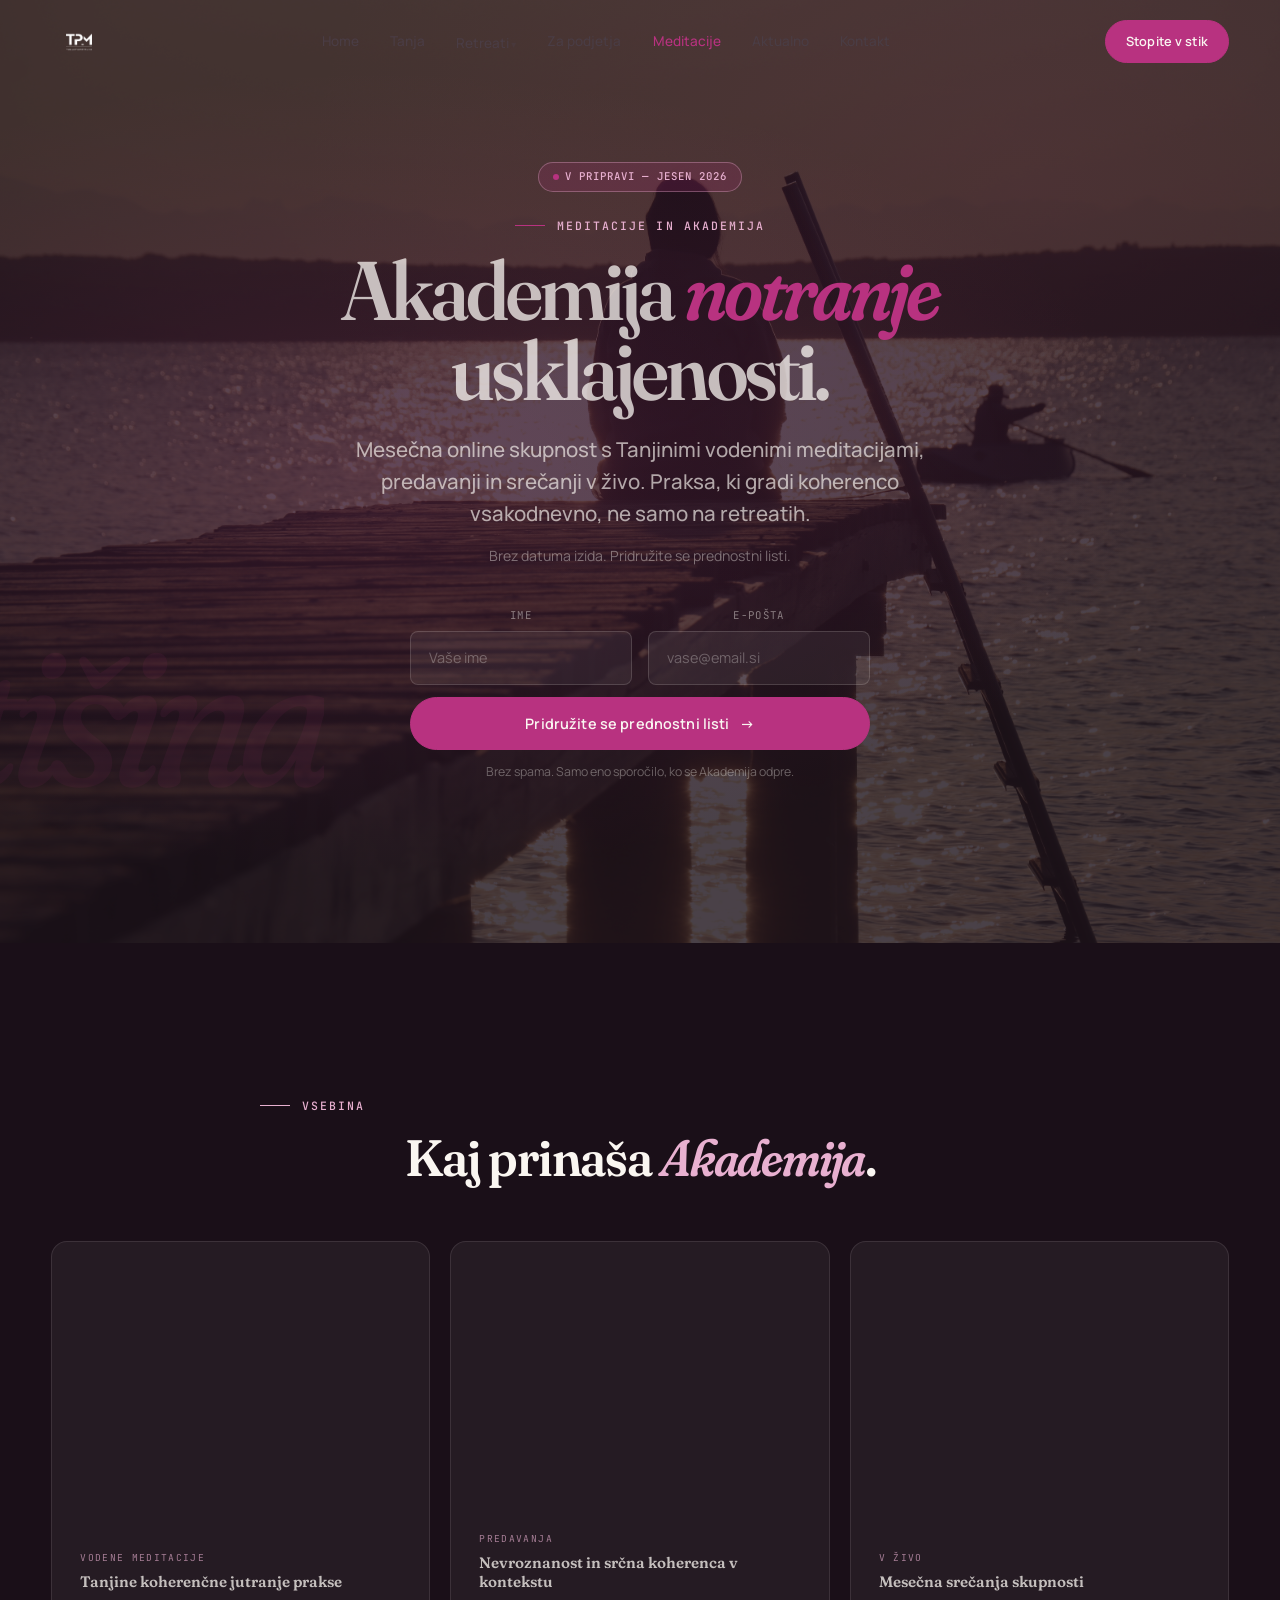
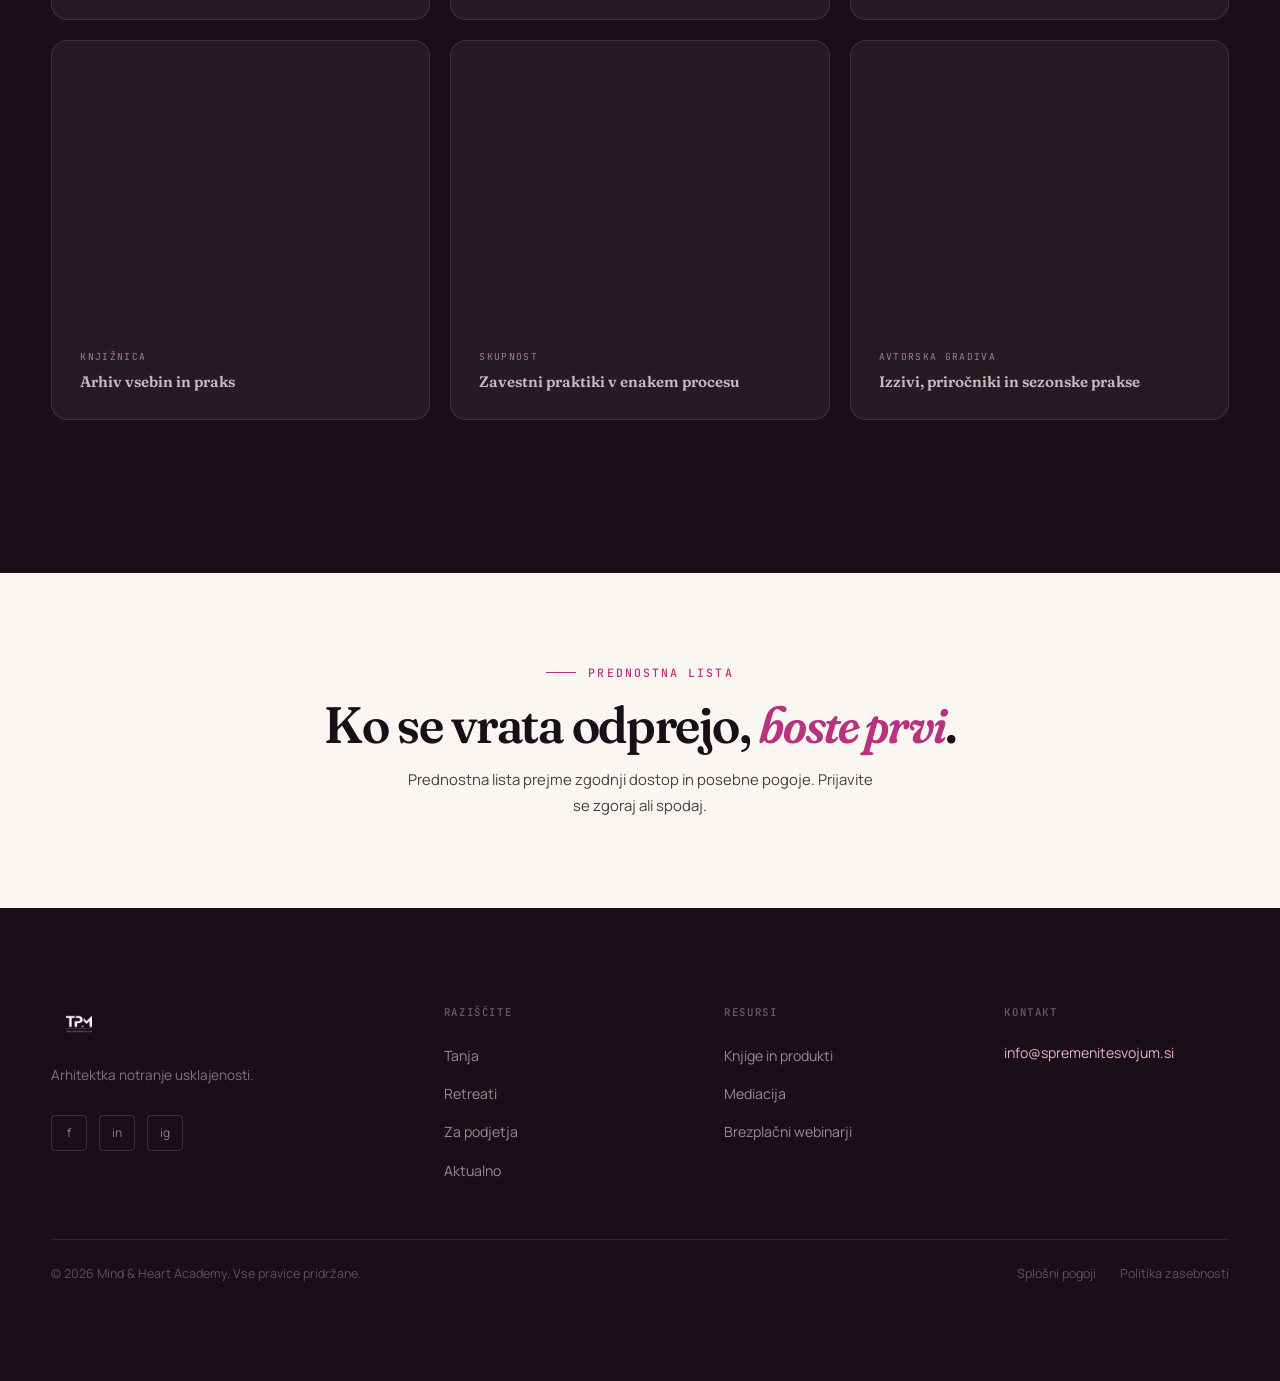
<file: meditacije.html>
<!DOCTYPE html>
<html lang="sl">
<head>
  <meta charset="UTF-8">
  <meta name="viewport" content="width=device-width, initial-scale=1.0">
  <title>Akademija notranje usklajenosti — V pripravi · Dr. Tanja Pia Metelko</title>
  <meta name="description" content="Mesečna online skupnost z vodenimi meditacijami, predavanji in srečanji v živo. Pridružite se prednostni listi za odprtje jeseni 2026.">
  <link rel="canonical" href="https://spremenitesvojum.si/meditacije.html">
  <meta property="og:title" content="Akademija notranje usklajenosti — Jesen 2026">
  <meta property="og:locale" content="sl_SI">
  <link rel="icon" type="image/svg+xml" href="assets/favicon.svg">
  <link rel="preconnect" href="https://fonts.googleapis.com">
  <link rel="preconnect" href="https://fonts.gstatic.com" crossorigin>
  <link href="https://fonts.googleapis.com/css2?family=Fraunces:ital,opsz,wght,SOFT@0,9..144,300..900,0..100;1,9..144,300..900,0..100&family=Manrope:wght@300;400;500;600;700&family=JetBrains+Mono:wght@400;500&display=swap" rel="stylesheet">
  <link rel="stylesheet" href="css/reset.css">
  <link rel="stylesheet" href="css/variables.css">
  <link rel="stylesheet" href="css/typography.css">
  <link rel="stylesheet" href="css/layout.css">
  <link rel="stylesheet" href="css/components.css">
  <link rel="stylesheet" href="css/pages.css">
</head>
<body>

  <a class="skip-link" href="#main">Preskoči na vsebino</a>

  <header class="site-nav" role="banner">
    <div class="site-nav__inner">
      <a href="index.html" class="nav-logo"><img src="public/images/TPMlogowhite.png" alt="Dr. Tanja Pia Metelko" class="nav-logo__img" height="40"></a>
      <nav class="nav-links">
        <a href="index.html">Home</a><a href="tanja.html">Tanja</a>
        <div class="has-dropdown">
          <a href="retreati.html">Retreati</a>
          <div class="nav-dropdown" role="menu">
            <a href="retreati/zavestni-kreator.html" role="menuitem"><span class="drop-num">01</span>Zavestni Kreator</a>
            <a href="retreati/koherenca-srca.html" role="menuitem"><span class="drop-num">02</span>Koherenca Srca</a>
            <a href="retreati/spremenite-svoj-um.html" role="menuitem"><span class="drop-num">03</span>Joe Dispenza</a>
          </div>
        </div>
        <a href="podjetja.html">Za podjetja</a>
        <a href="meditacije.html" aria-current="page">Meditacije</a>
        <a href="aktualno.html">Aktualno</a><a href="kontakt.html">Kontakt</a>
      </nav>
      <div class="flex items-center gap-sm">
        <a href="kontakt.html" class="btn btn--magenta btn--sm nav-cta">Stopite v stik</a>
        <button class="nav-toggle" aria-label="Odpri meni" aria-expanded="false"><span></span><span></span><span></span></button>
      </div>
    </div>
  </header>

  <div class="mobile-menu" id="mobile-menu">
    <nav>
      <a href="index.html">Home</a><a href="tanja.html">Tanja</a>
      <a href="retreati/zavestni-kreator.html"><em>01</em> Zavestni Kreator</a>
      <a href="retreati/koherenca-srca.html"><em>02</em> Koherenca Srca</a>
      <a href="retreati/spremenite-svoj-um.html"><em>03</em> Joe Dispenza</a>
      <a href="podjetja.html">Za podjetja</a><a href="meditacije.html">Meditacije</a>
      <a href="aktualno.html">Aktualno</a><a href="kontakt.html">Kontakt</a>
    </nav>
    <div class="mobile-menu__cta"><a href="kontakt.html" class="btn btn--magenta">Stopite v stik <span class="btn__arrow">→</span></a></div>
  </div>

  <main id="main">

    <!-- HERO (full page, centered, dark) -->
    <section class="meditacije-hero" aria-label="Akademija notranje usklajenosti">
      <div aria-hidden="true" style="position:absolute;inset:0;z-index:0;overflow:hidden;">
        <img src="public/images/IMG_2128.JPG" alt="" style="width:100%;height:100%;object-fit:cover;opacity:0.22;filter:contrast(0.9) saturate(0.7);">
      </div>
      <div class="container" style="position:relative;z-index:2;width:100%;">
        <div style="max-width:720px;margin-inline:auto;text-align:center;">

          <div class="hero-animate" style="margin-bottom:1.5rem;">
            <span class="pill pill--pulse">
              <span class="pill-dot"></span> V pripravi — Jesen 2026
            </span>
          </div>

          <p class="eyebrow hero-animate" style="justify-content:center;color:var(--magenta-soft);">Meditacije in akademija</p>
          <h1 class="hero-animate on-dark">
            Akademija <em>notranje</em> usklajenosti.
          </h1>

          <p class="lead hero-animate" style="margin-top:1.5rem;color:rgba(250,246,241,0.65);max-width:580px;margin-inline:auto;">
            Mesečna online skupnost s Tanjinimi vodenimi meditacijami, predavanji in srečanji v živo. Praksa, ki gradi koherenco vsakodnevno, ne samo na retreatih.
          </p>

          <p class="hero-animate" style="margin-top:0.875rem;font-size:0.88rem;color:rgba(250,246,241,0.4);">
            Brez datuma izida. Pridružite se prednostni listi.
          </p>

          <!-- Signup form -->
          <div class="hero-animate" style="max-width:460px;margin-inline:auto;margin-top:2.5rem;">
            <form class="form-akademija" action="#" method="post" novalidate>
              <div class="form-row form-row--2col" style="margin-bottom:0.75rem;">
                <div class="form-group" style="margin-bottom:0;">
                  <label class="form-label form-label--light" for="m-ime">Ime</label>
                  <input class="form-input form-input--dark" type="text" id="m-ime" name="ime" placeholder="Vaše ime" autocomplete="given-name">
                </div>
                <div class="form-group" style="margin-bottom:0;">
                  <label class="form-label form-label--light" for="m-email">E-pošta</label>
                  <input class="form-input form-input--dark" type="email" id="m-email" name="email" placeholder="vase@email.si" autocomplete="email">
                </div>
              </div>
              <button type="submit" class="btn btn--magenta" style="width:100%;justify-content:center;">
                Pridružite se prednostni listi <span class="btn__arrow">→</span>
              </button>
              <p class="form-note form-note--light">Brez spama. Samo eno sporočilo, ko se Akademija odpre.</p>
            </form>
          </div>

        </div>

        <!-- Decorative text -->
        <div class="deco-overflow" style="left:-3vw;right:auto;bottom:-1rem;" aria-hidden="true">
          <span class="deco-text" style="font-size:clamp(6rem,16vw,14rem);">tišina</span>
        </div>

      </div>
    </section>

    <!-- WHAT'S INSIDE -->
    <section class="section-pad surface-ink on-dark" aria-labelledby="content-heading">
      <div class="container">

        <div class="section-header--center reveal" style="margin-bottom:clamp(32px,5vw,56px);">
          <p class="eyebrow">Vsebina</p>
          <h2 id="content-heading">Kaj prinaša <em>Akademija</em>.</h2>
        </div>

        <div class="preview-tiles reveal reveal-delay-1">

          <div class="preview-tile">
            <div class="preview-tile__cat">Vodene meditacije</div>
            <div class="preview-tile__title">Tanjine koherenčne jutranje prakse</div>
          </div>

          <div class="preview-tile">
            <div class="preview-tile__cat">Predavanja</div>
            <div class="preview-tile__title">Nevroznanost in srčna koherenca v kontekstu</div>
          </div>

          <div class="preview-tile">
            <div class="preview-tile__cat">V živo</div>
            <div class="preview-tile__title">Mesečna srečanja skupnosti</div>
          </div>

          <div class="preview-tile">
            <div class="preview-tile__cat">Knjižnica</div>
            <div class="preview-tile__title">Arhiv vsebin in praks</div>
          </div>

          <div class="preview-tile">
            <div class="preview-tile__cat">Skupnost</div>
            <div class="preview-tile__title">Zavestni praktiki v enakem procesu</div>
          </div>

          <div class="preview-tile">
            <div class="preview-tile__cat">Avtorska gradiva</div>
            <div class="preview-tile__title">Izzivi, priročniki in sezonske prakse</div>
          </div>

        </div>

      </div>
    </section>

    <!-- CALLOUT -->
    <section class="section-pad--sm surface-cream" aria-label="Poziv k prijavi">
      <div class="container container--narrow">
        <div class="reveal" style="text-align:center;">
          <p class="eyebrow" style="justify-content:center;">Prednostna lista</p>
          <h2>Ko se vrata odprejo, <em>boste prvi</em>.</h2>
          <p style="margin-top:1rem;font-size:0.93rem;color:var(--ink-soft);max-width:480px;margin-inline:auto;line-height:1.7;">
            Prednostna lista prejme zgodnji dostop in posebne pogoje. Prijavite se zgoraj ali spodaj.
          </p>
        </div>
      </div>
    </section>

  </main>

  <footer class="site-footer" role="contentinfo">
    <div class="container">
      <div class="footer-grid">
        <div class="footer-brand"><a href="index.html" class="nav-logo"><img src="public/images/TPMlogowhite.png" alt="Dr. Tanja Pia Metelko" class="nav-logo__img" height="44"></a><p class="footer-brand__mission">Arhitektka notranje usklajenosti.</p><div class="footer-social"><a href="#" aria-label="Facebook">f</a><a href="#" aria-label="LinkedIn">in</a><a href="#" aria-label="Instagram">ig</a></div></div>
        <div class="footer-col"><div class="footer-col__title">Raziščite</div><ul><li><a href="tanja.html">Tanja</a></li><li><a href="retreati.html">Retreati</a></li><li><a href="podjetja.html">Za podjetja</a></li><li><a href="aktualno.html">Aktualno</a></li></ul></div>
        <div class="footer-col"><div class="footer-col__title">Resursi</div><ul><li><a href="#">Knjige in produkti</a></li><li><a href="#">Mediacija</a></li><li><a href="#">Brezplačni webinarji</a></li></ul></div>
        <div class="footer-col"><div class="footer-col__title">Kontakt</div><div class="footer-contact-item"><a href="mailto:info@spremenitesvojum.si" style="color:var(--magenta-soft)">info@spremenitesvojum.si</a></div></div>
      </div>
      <div class="footer-bottom"><p class="footer-bottom__copy">© 2026 Mind &amp; Heart Academy. Vse pravice pridržane.</p><div class="footer-bottom__legal"><a href="#">Splošni pogoji</a><a href="#">Politika zasebnosti</a></div></div>
    </div>
  </footer>

  <script src="js/nav.js" defer></script>
  <script src="js/reveal.js" defer></script>
  <script src="js/forms.js" defer></script>
</body>
</html>
</file>
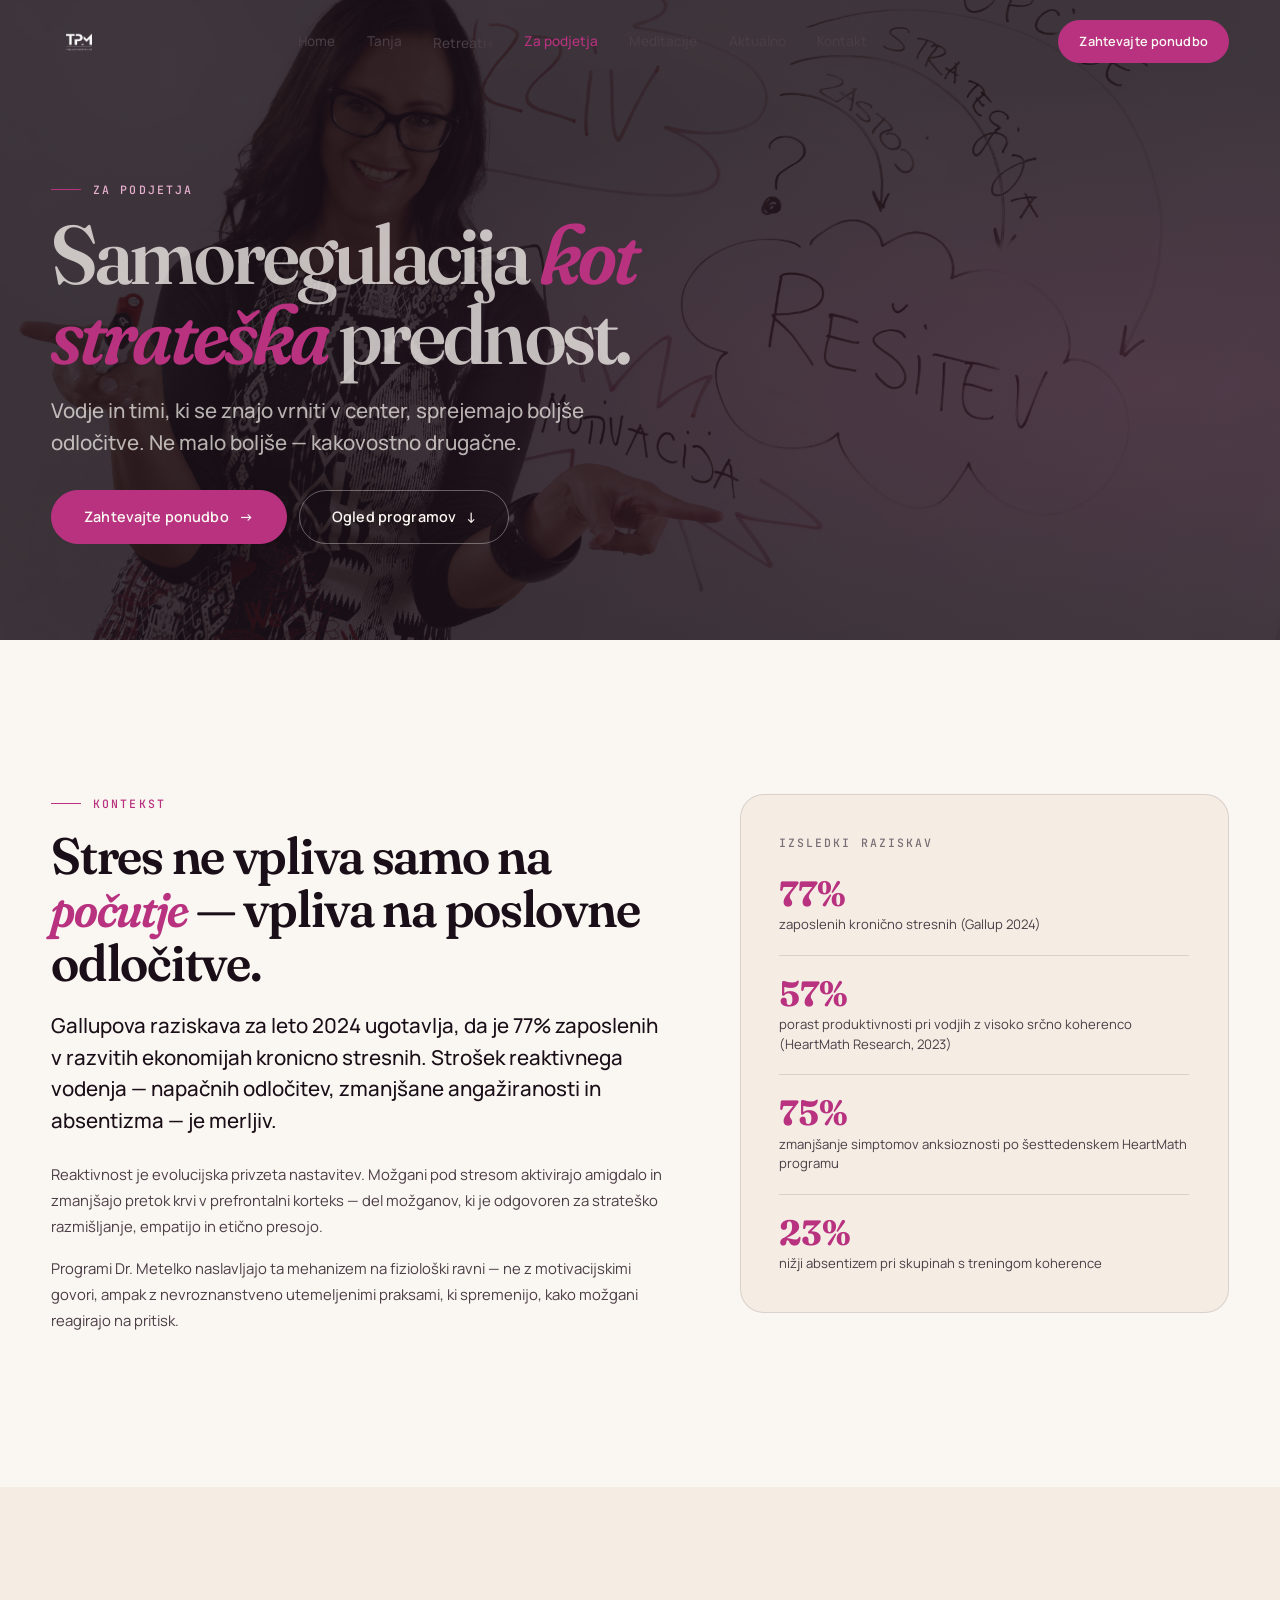
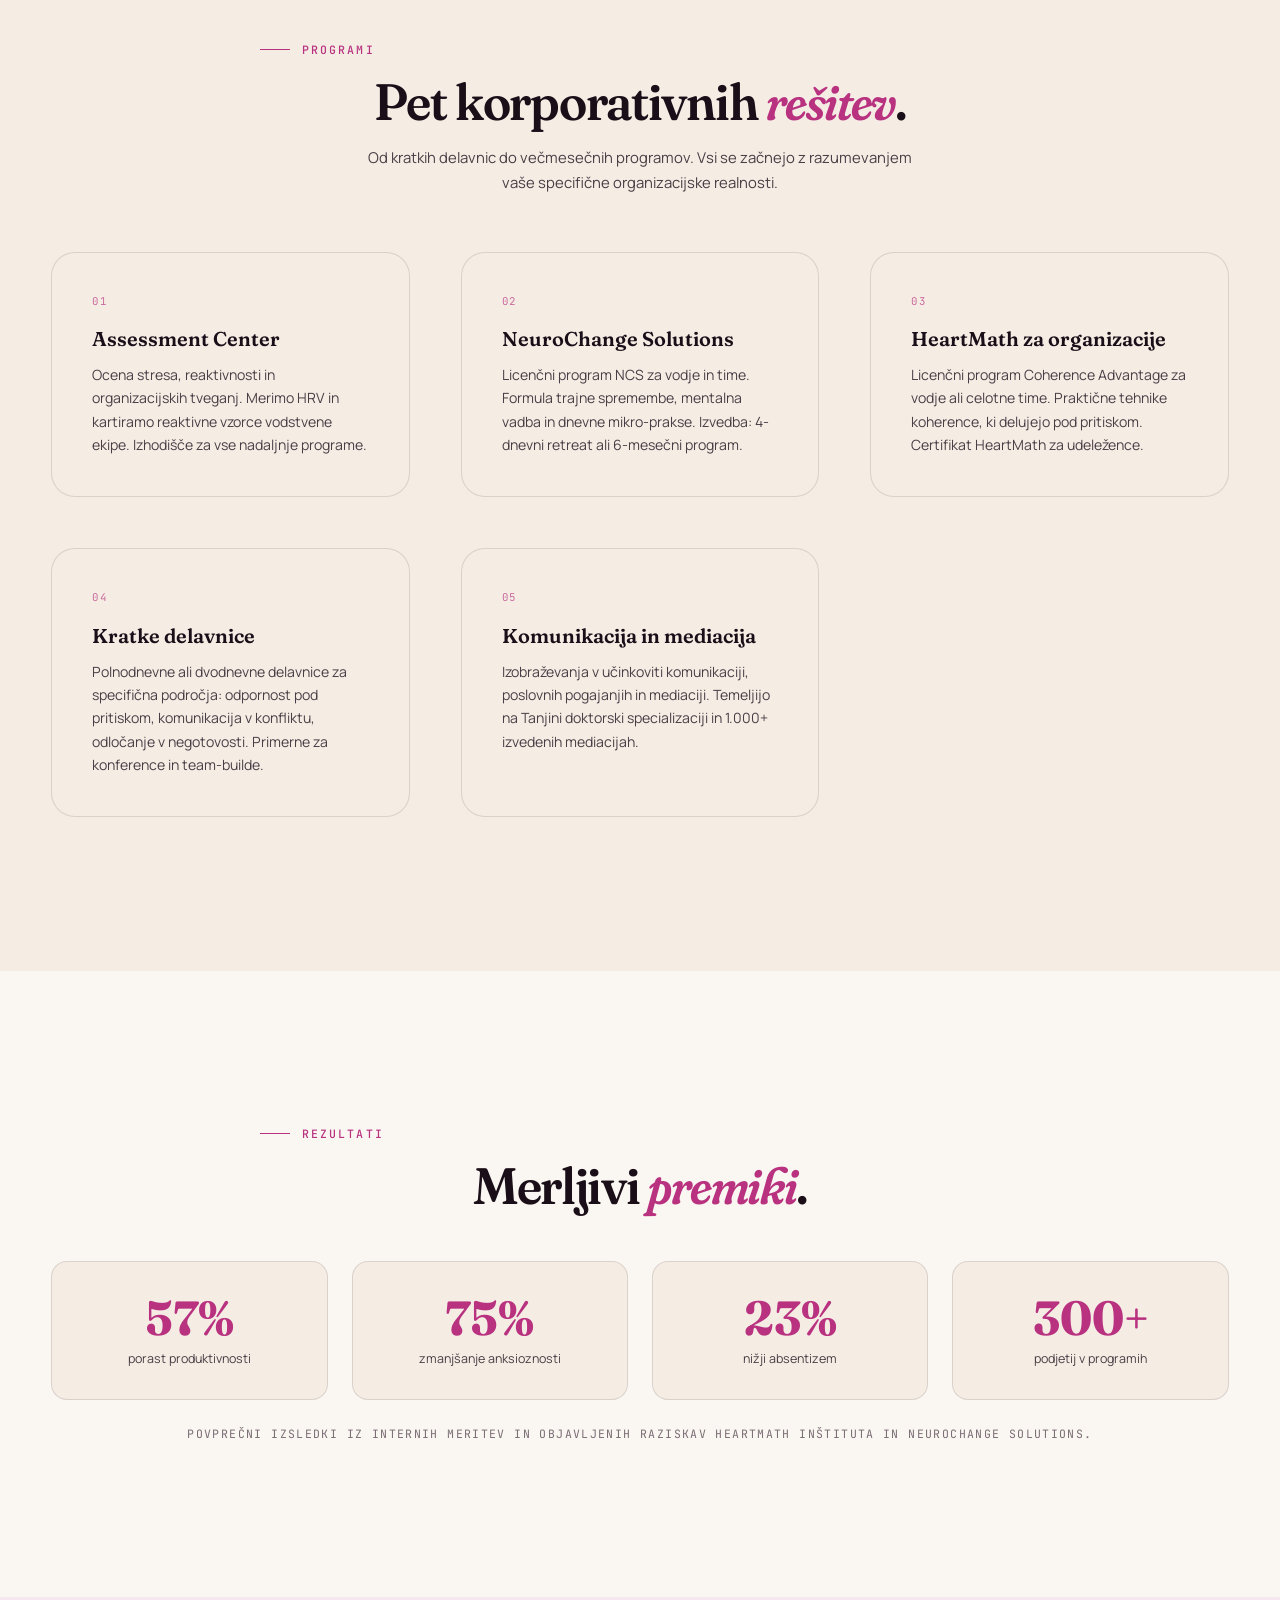
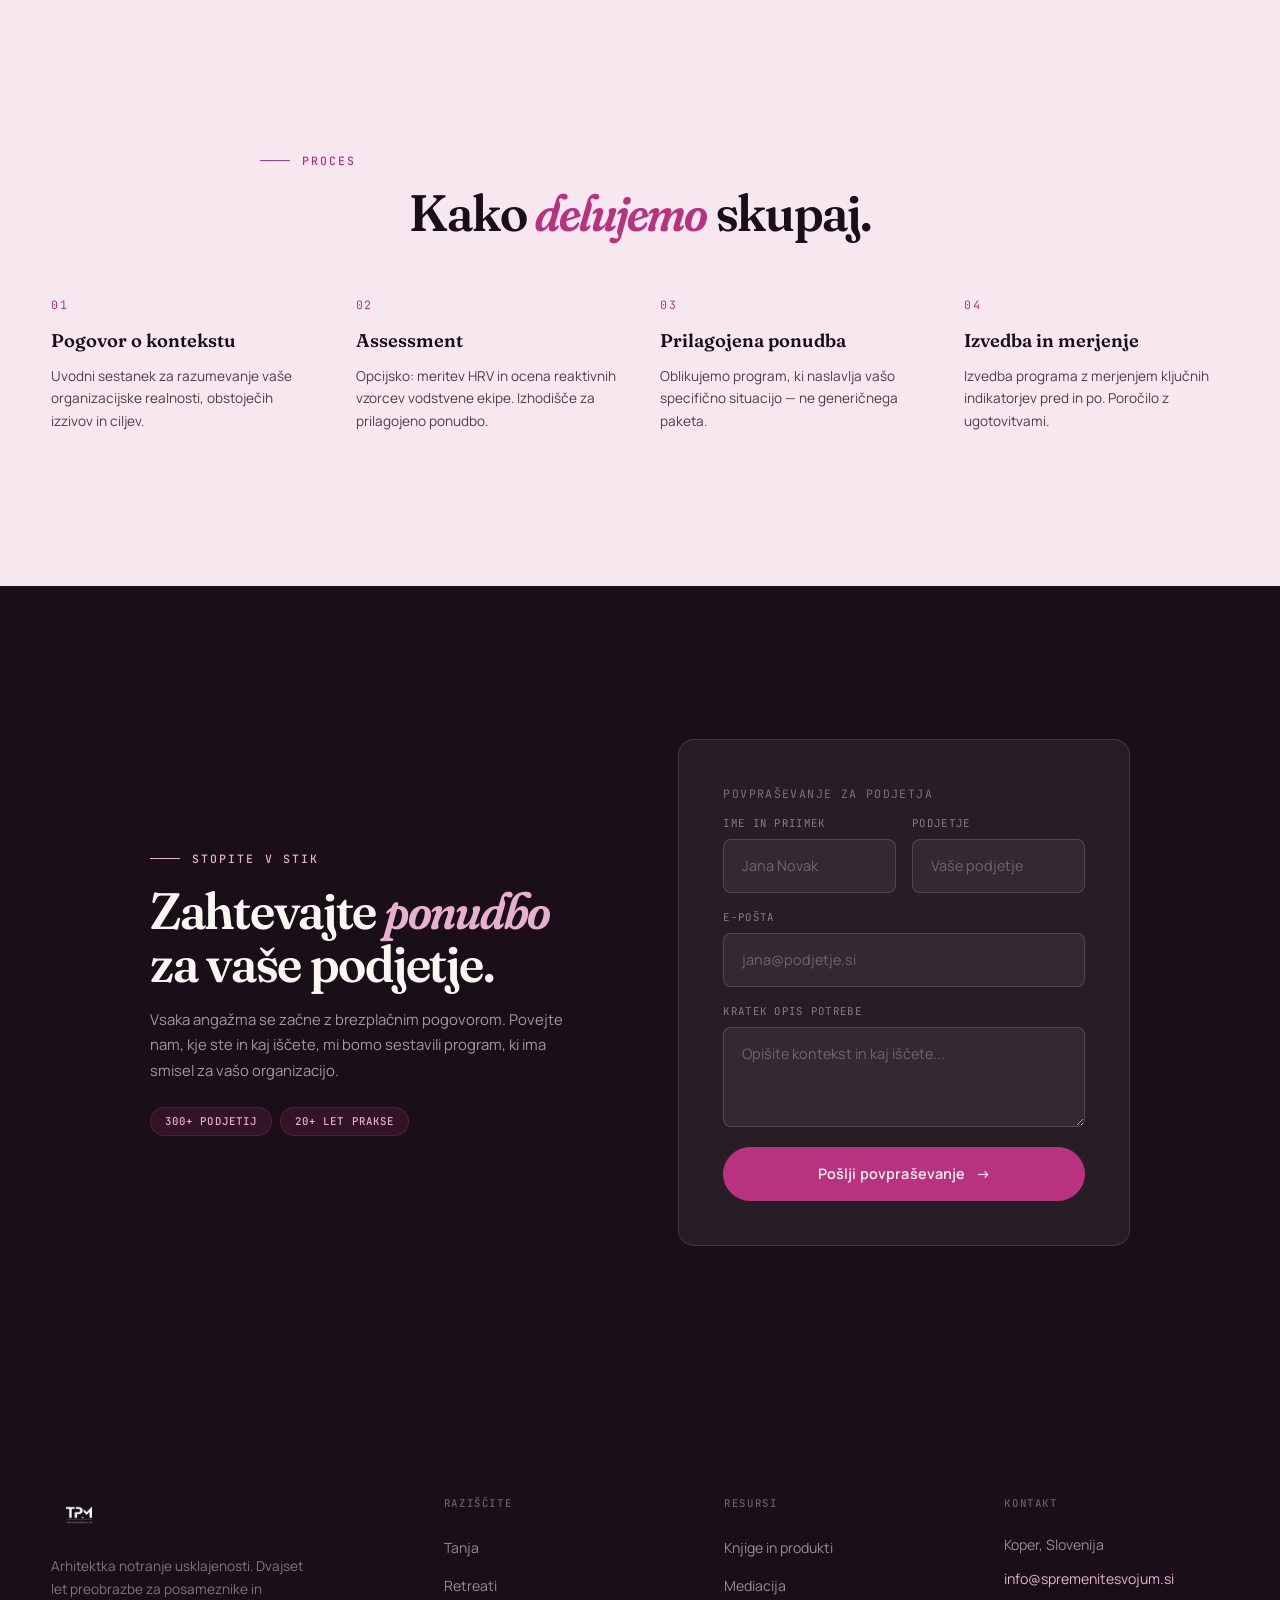
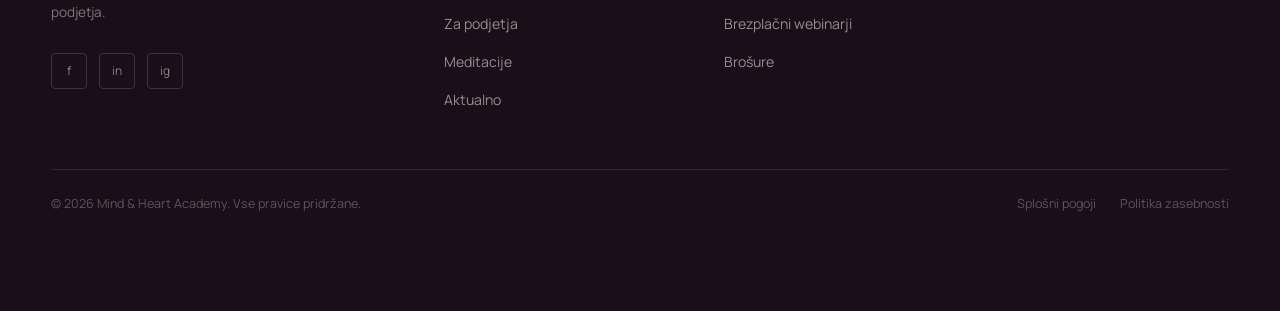
<file: podjetja.html>
<!DOCTYPE html>
<html lang="sl">
<head>
  <meta charset="UTF-8">
  <meta name="viewport" content="width=device-width, initial-scale=1.0">
  <title>Za podjetja — Korporativni programi · Dr. Tanja Pia Metelko</title>
  <meta name="description" content="Znanstveno utemeljeni programi samoregulacije in koherence za vodje in time. Assessment Center, NCS, HeartMath, komunikiacija, mediacija. Merljivi rezultati.">
  <link rel="canonical" href="https://spremenitesvojum.si/podjetja.html">
  <meta property="og:title" content="Za podjetja — Strateška samoregulacija · Dr. Tanja Pia Metelko">
  <meta property="og:locale" content="sl_SI">
  <link rel="icon" type="image/svg+xml" href="assets/favicon.svg">
  <link rel="preconnect" href="https://fonts.googleapis.com">
  <link rel="preconnect" href="https://fonts.gstatic.com" crossorigin>
  <link href="https://fonts.googleapis.com/css2?family=Fraunces:ital,opsz,wght,SOFT@0,9..144,300..900,0..100;1,9..144,300..900,0..100&family=Manrope:wght@300;400;500;600;700&family=JetBrains+Mono:wght@400;500&display=swap" rel="stylesheet">
  <link rel="stylesheet" href="css/reset.css">
  <link rel="stylesheet" href="css/variables.css">
  <link rel="stylesheet" href="css/typography.css">
  <link rel="stylesheet" href="css/layout.css">
  <link rel="stylesheet" href="css/components.css">
  <link rel="stylesheet" href="css/pages.css">
</head>
<body>

  <a class="skip-link" href="#main">Preskoči na vsebino</a>

  <header class="site-nav" role="banner">
    <div class="site-nav__inner">
      <a href="index.html" class="nav-logo"><img src="public/images/TPMlogowhite.png" alt="Dr. Tanja Pia Metelko" class="nav-logo__img" height="40"></a>
      <nav class="nav-links">
        <a href="index.html">Home</a><a href="tanja.html">Tanja</a>
        <div class="has-dropdown">
          <a href="retreati.html">Retreati</a>
          <div class="nav-dropdown" role="menu">
            <a href="retreati/zavestni-kreator.html" role="menuitem"><span class="drop-num">01</span>Zavestni Kreator</a>
            <a href="retreati/koherenca-srca.html" role="menuitem"><span class="drop-num">02</span>Koherenca Srca</a>
            <a href="retreati/spremenite-svoj-um.html" role="menuitem"><span class="drop-num">03</span>Joe Dispenza</a>
          </div>
        </div>
        <a href="podjetja.html" aria-current="page">Za podjetja</a>
        <a href="meditacije.html">Meditacije</a><a href="aktualno.html">Aktualno</a><a href="kontakt.html">Kontakt</a>
      </nav>
      <div class="flex items-center gap-sm">
        <a href="kontakt.html" class="btn btn--magenta btn--sm nav-cta">Zahtevajte ponudbo</a>
        <button class="nav-toggle" aria-label="Odpri meni" aria-expanded="false"><span></span><span></span><span></span></button>
      </div>
    </div>
  </header>

  <div class="mobile-menu" id="mobile-menu">
    <nav>
      <a href="index.html">Home</a><a href="tanja.html">Tanja</a>
      <a href="retreati/zavestni-kreator.html"><em>01</em> Zavestni Kreator</a>
      <a href="retreati/koherenca-srca.html"><em>02</em> Koherenca Srca</a>
      <a href="retreati/spremenite-svoj-um.html"><em>03</em> Joe Dispenza</a>
      <a href="podjetja.html">Za podjetja</a><a href="meditacije.html">Meditacije</a>
      <a href="aktualno.html">Aktualno</a><a href="kontakt.html">Kontakt</a>
    </nav>
    <div class="mobile-menu__cta"><a href="kontakt.html" class="btn btn--magenta">Zahtevajte ponudbo <span class="btn__arrow">→</span></a></div>
  </div>

  <main id="main">

    <!-- HERO -->
    <section class="podjetja-hero" aria-label="Za podjetja">
      <div aria-hidden="true" style="position:absolute;inset:0;z-index:0;overflow:hidden;">
        <img src="public/images/tabla.jpg" alt="" style="width:100%;height:100%;object-fit:cover;opacity:0.18;filter:contrast(0.9) saturate(0.7);">
      </div>
      <div class="container" style="position:relative;z-index:2;">
        <div style="max-width:800px;">
          <p class="eyebrow hero-animate" style="color:var(--magenta-soft);">Za podjetja</p>
          <h1 class="hero-animate on-dark">
            Samoregulacija <em>kot strateška</em> prednost.
          </h1>
          <p class="lead hero-animate" style="margin-top:1.25rem;color:rgba(250,246,241,0.7);max-width:600px;">
            Vodje in timi, ki se znajo vrniti v center, sprejemajo boljše odločitve. Ne malo boljše — kakovostno drugačne.
          </p>
          <div class="flex gap-sm hero-animate" style="margin-top:2rem;flex-wrap:wrap;">
            <a href="kontakt.html" class="btn btn--magenta">Zahtevajte ponudbo <span class="btn__arrow">→</span></a>
            <a href="#programi" class="btn btn--ghost-light">Ogled programov <span class="btn__arrow">↓</span></a>
          </div>
        </div>
      </div>
    </section>

    <!-- PROBLEM SECTION -->
    <section class="section-pad surface-cream" aria-labelledby="problem-heading">
      <div class="container">

        <div class="two-col two-col--wide-left" style="align-items:start; gap: clamp(40px,6vw,80px);">
          <div>
            <div class="reveal">
              <p class="eyebrow">Kontekst</p>
              <h2 id="problem-heading">
                Stres ne vpliva samo na <em>počutje</em> — vpliva na poslovne odločitve.
              </h2>
              <p class="lead" style="margin-top:1.25rem;">
                Gallupova raziskava za leto 2024 ugotavlja, da je 77% zaposlenih v razvitih ekonomijah kronicno stresnih. Strošek reaktivnega vodenja — napačnih odločitev, zmanjšane angažiranosti in absentizma — je merljiv.
              </p>
            </div>
            <div class="reveal reveal-delay-1" style="margin-top:1.5rem;">
              <p style="color:var(--ink-soft);font-size:0.93rem;line-height:1.75;">
                Reaktivnost je evolucijska privzeta nastavitev. Možgani pod stresom aktivirajo amigdalo in zmanjšajo pretok krvi v prefrontalni korteks — del možganov, ki je odgovoren za strateško razmišljanje, empatijo in etično presojo.
              </p>
              <p style="color:var(--ink-soft);font-size:0.93rem;line-height:1.75;margin-top:1rem;">
                Programi Dr. Metelko naslavljajo ta mehanizem na fiziološki ravni — ne z motivacijskimi govori, ampak z nevroznanstveno utemeljenimi praksami, ki spremenijo, kako možgani reagirajo na pritisk.
              </p>
            </div>
          </div>

          <div class="reveal reveal-delay-2">
            <div style="background:var(--cream-warm);border:1px solid var(--line);border-radius:var(--radius-xl);padding:clamp(24px,3vw,40px);">
              <p class="eyebrow eyebrow--no-line" style="margin-bottom:1.5rem; color:var(--ink-light);">Izsledki raziskav</p>
              <div style="display:flex;flex-direction:column;gap:1.25rem;">
                <div>
                  <div style="font-family:var(--font-display);font-size:2.2rem;font-weight:700;color:var(--magenta);font-variation-settings:'opsz' 36,'SOFT' 20;line-height:1;">77%</div>
                  <p style="font-size:0.82rem;color:var(--ink-soft);line-height:1.5;margin-top:0.25rem;">zaposlenih kronično stresnih (Gallup 2024)</p>
                </div>
                <div style="border-top:1px solid var(--line);padding-top:1.25rem;">
                  <div style="font-family:var(--font-display);font-size:2.2rem;font-weight:700;color:var(--magenta);font-variation-settings:'opsz' 36,'SOFT' 20;line-height:1;">57%</div>
                  <p style="font-size:0.82rem;color:var(--ink-soft);line-height:1.5;margin-top:0.25rem;">porast produktivnosti pri vodjih z visoko srčno koherenco (HeartMath Research, 2023)</p>
                </div>
                <div style="border-top:1px solid var(--line);padding-top:1.25rem;">
                  <div style="font-family:var(--font-display);font-size:2.2rem;font-weight:700;color:var(--magenta);font-variation-settings:'opsz' 36,'SOFT' 20;line-height:1;">75%</div>
                  <p style="font-size:0.82rem;color:var(--ink-soft);line-height:1.5;margin-top:0.25rem;">zmanjšanje simptomov anksioznosti po šesttedenskem HeartMath programu</p>
                </div>
                <div style="border-top:1px solid var(--line);padding-top:1.25rem;">
                  <div style="font-family:var(--font-display);font-size:2.2rem;font-weight:700;color:var(--magenta);font-variation-settings:'opsz' 36,'SOFT' 20;line-height:1;">23%</div>
                  <p style="font-size:0.82rem;color:var(--ink-soft);line-height:1.5;margin-top:0.25rem;">nižji absentizem pri skupinah s treningom koherence</p>
                </div>
              </div>
            </div>
          </div>
        </div>

      </div>
    </section>

    <!-- SOLUTIONS -->
    <section class="section-pad surface-cream-warm" id="programi" aria-labelledby="solutions-heading">
      <div class="container">

        <div class="section-header--center reveal" style="margin-bottom:clamp(32px,5vw,56px);">
          <p class="eyebrow">Programi</p>
          <h2 id="solutions-heading">Pet korporativnih <em>rešitev</em>.</h2>
          <p style="margin-top:1rem;font-size:0.93rem;color:var(--ink-soft);max-width:560px;margin-inline:auto;line-height:1.7;">
            Od kratkih delavnic do večmesečnih programov. Vsi se začnejo z razumevanjem vaše specifične organizacijske realnosti.
          </p>
        </div>

        <div class="solutions-grid">

          <div class="solution-card reveal">
            <div class="solution-card__num">01</div>
            <div class="solution-card__title">Assessment Center</div>
            <p class="solution-card__desc">Ocena stresa, reaktivnosti in organizacijskih tveganj. Merimo HRV in kartiramo reaktivne vzorce vodstvene ekipe. Izhodišče za vse nadaljnje programe.</p>
          </div>

          <div class="solution-card reveal reveal-delay-1">
            <div class="solution-card__num">02</div>
            <div class="solution-card__title">NeuroChange Solutions</div>
            <p class="solution-card__desc">Licenčni program NCS za vodje in time. Formula trajne spremembe, mentalna vadba in dnevne mikro-prakse. Izvedba: 4-dnevni retreat ali 6-mesečni program.</p>
          </div>

          <div class="solution-card reveal reveal-delay-2">
            <div class="solution-card__num">03</div>
            <div class="solution-card__title">HeartMath za organizacije</div>
            <p class="solution-card__desc">Licenčni program Coherence Advantage za vodje ali celotne time. Praktične tehnike koherence, ki delujejo pod pritiskom. Certifikat HeartMath za udeležence.</p>
          </div>

          <div class="solution-card reveal">
            <div class="solution-card__num">04</div>
            <div class="solution-card__title">Kratke delavnice</div>
            <p class="solution-card__desc">Polnodnevne ali dvodnevne delavnice za specifična področja: odpornost pod pritiskom, komunikacija v konfliktu, odločanje v negotovosti. Primerne za konference in team-builde.</p>
          </div>

          <div class="solution-card reveal reveal-delay-1">
            <div class="solution-card__num">05</div>
            <div class="solution-card__title">Komunikacija in mediacija</div>
            <p class="solution-card__desc">Izobraževanja v učinkoviti komunikaciji, poslovnih pogajanjih in mediaciji. Temeljijo na Tanjini doktorski specializaciji in 1.000+ izvedenih mediacijah.</p>
          </div>

        </div>

      </div>
    </section>

    <!-- RESULTS -->
    <section class="section-pad surface-cream" aria-labelledby="results-heading">
      <div class="container">

        <div class="section-header--center reveal" style="margin-bottom:clamp(32px,5vw,48px);">
          <p class="eyebrow">Rezultati</p>
          <h2 id="results-heading">Merljivi <em>premiki</em>.</h2>
        </div>

        <div class="results-grid reveal reveal-delay-1">
          <div class="result-item">
            <div class="result-item__num">57%</div>
            <div class="result-item__label">porast produktivnosti</div>
          </div>
          <div class="result-item">
            <div class="result-item__num">75%</div>
            <div class="result-item__label">zmanjšanje anksioznosti</div>
          </div>
          <div class="result-item">
            <div class="result-item__num">23%</div>
            <div class="result-item__label">nižji absentizem</div>
          </div>
          <div class="result-item">
            <div class="result-item__num">300+</div>
            <div class="result-item__label">podjetij v programih</div>
          </div>
        </div>

        <p class="caption" style="text-align:center;margin-top:1.5rem;color:var(--ink-light);">Povprečni izsledki iz internih meritev in objavljenih raziskav HeartMath Inštituta in NeuroChange Solutions.</p>

      </div>
    </section>

    <!-- HOW WE WORK -->
    <section class="section-pad surface-cream-pink" aria-labelledby="process-heading">
      <div class="container">

        <div class="section-header--center reveal" style="margin-bottom:clamp(32px,5vw,56px);">
          <p class="eyebrow">Proces</p>
          <h2 id="process-heading">Kako <em>delujemo</em> skupaj.</h2>
        </div>

        <div class="process-steps reveal reveal-delay-1">
          <div class="process-step">
            <div class="process-step__num">01</div>
            <div class="process-step__title">Pogovor o kontekstu</div>
            <p class="process-step__desc">Uvodni sestanek za razumevanje vaše organizacijske realnosti, obstoječih izzivov in ciljev.</p>
          </div>
          <div class="process-step">
            <div class="process-step__num">02</div>
            <div class="process-step__title">Assessment</div>
            <p class="process-step__desc">Opcijsko: meritev HRV in ocena reaktivnih vzorcev vodstvene ekipe. Izhodišče za prilagojeno ponudbo.</p>
          </div>
          <div class="process-step">
            <div class="process-step__num">03</div>
            <div class="process-step__title">Prilagojena ponudba</div>
            <p class="process-step__desc">Oblikujemo program, ki naslavlja vašo specifično situacijo — ne generičnega paketa.</p>
          </div>
          <div class="process-step">
            <div class="process-step__num">04</div>
            <div class="process-step__title">Izvedba in merjenje</div>
            <p class="process-step__desc">Izvedba programa z merjenjem ključnih indikatorjev pred in po. Poročilo z ugotovitvami.</p>
          </div>
        </div>

      </div>
    </section>

    <!-- CTA FORM -->
    <section class="section-pad surface-ink on-dark" aria-labelledby="cta-podjetja-heading">
      <div class="container">
        <div class="two-col" style="align-items:center;max-width:980px;margin-inline:auto;">

          <div class="reveal">
            <p class="eyebrow">Stopite v stik</p>
            <h2 id="cta-podjetja-heading">
              Zahtevajte <em>ponudbo</em> za vaše podjetje.
            </h2>
            <p style="margin-top:1rem;font-size:0.93rem;color:rgba(250,246,241,0.6);line-height:1.7;max-width:420px;">
              Vsaka angažma se začne z brezplačnim pogovorom. Povejte nam, kje ste in kaj iščete, mi bomo sestavili program, ki ima smisel za vašo organizacijo.
            </p>
            <div class="cred-tags" style="margin-top:1.5rem;">
              <span class="pill" style="background:rgba(184,50,128,0.15);color:var(--magenta-soft);border-color:rgba(184,50,128,0.25);">300+ podjetij</span>
              <span class="pill" style="background:rgba(184,50,128,0.15);color:var(--magenta-soft);border-color:rgba(184,50,128,0.25);">20+ let prakse</span>
            </div>
          </div>

          <div class="reveal reveal-delay-1">
            <div class="signup-card">
              <p class="caption" style="color:rgba(250,246,241,0.4);margin-bottom:0.75rem;">Povpraševanje za podjetja</p>
              <form class="form-kontakt" action="#" method="post" novalidate style="margin-top:0;">
                <div class="form-row form-row--2col">
                  <div class="form-group">
                    <label class="form-label form-label--light" for="b-ime">Ime in priimek</label>
                    <input class="form-input form-input--dark" type="text" id="b-ime" name="ime" placeholder="Jana Novak" autocomplete="name">
                  </div>
                  <div class="form-group">
                    <label class="form-label form-label--light" for="b-podjetje">Podjetje</label>
                    <input class="form-input form-input--dark" type="text" id="b-podjetje" name="podjetje" placeholder="Vaše podjetje">
                  </div>
                </div>
                <div class="form-group">
                  <label class="form-label form-label--light" for="b-email">E-pošta</label>
                  <input class="form-input form-input--dark" type="email" id="b-email" name="email" placeholder="jana@podjetje.si" autocomplete="email">
                </div>
                <div class="form-group">
                  <label class="form-label form-label--light" for="b-sporocilo">Kratek opis potrebe</label>
                  <textarea class="form-input form-input--dark form-textarea--dark" id="b-sporocilo" name="sporocilo" placeholder="Opišite kontekst in kaj iščete..." style="min-height:100px;"></textarea>
                </div>
                <button type="submit" class="btn btn--magenta" style="width:100%;justify-content:center;margin-top:0.25rem;">
                  Pošlji povpraševanje <span class="btn__arrow">→</span>
                </button>
              </form>
            </div>
          </div>

        </div>
      </div>
    </section>

  </main>

  <footer class="site-footer" role="contentinfo">
    <div class="container">
      <div class="footer-grid">
        <div class="footer-brand"><a href="index.html" class="nav-logo"><img src="public/images/TPMlogowhite.png" alt="Dr. Tanja Pia Metelko" class="nav-logo__img" height="44"></a><p class="footer-brand__mission">Arhitektka notranje usklajenosti. Dvajset let preobrazbe za posameznike in podjetja.</p><div class="footer-social"><a href="#" aria-label="Facebook">f</a><a href="#" aria-label="LinkedIn">in</a><a href="#" aria-label="Instagram">ig</a></div></div>
        <div class="footer-col"><div class="footer-col__title">Raziščite</div><ul><li><a href="tanja.html">Tanja</a></li><li><a href="retreati.html">Retreati</a></li><li><a href="podjetja.html">Za podjetja</a></li><li><a href="meditacije.html">Meditacije</a></li><li><a href="aktualno.html">Aktualno</a></li></ul></div>
        <div class="footer-col"><div class="footer-col__title">Resursi</div><ul><li><a href="#">Knjige in produkti</a></li><li><a href="#">Mediacija</a></li><li><a href="#">Brezplačni webinarji</a></li><li><a href="#">Brošure</a></li></ul></div>
        <div class="footer-col"><div class="footer-col__title">Kontakt</div><div class="footer-contact-item"><span>Koper, Slovenija</span></div><div class="footer-contact-item"><a href="mailto:info@spremenitesvojum.si" style="color:var(--magenta-soft)">info@spremenitesvojum.si</a></div></div>
      </div>
      <div class="footer-bottom"><p class="footer-bottom__copy">© 2026 Mind &amp; Heart Academy. Vse pravice pridržane.</p><div class="footer-bottom__legal"><a href="#">Splošni pogoji</a><a href="#">Politika zasebnosti</a></div></div>
    </div>
  </footer>

  <script src="js/nav.js" defer></script>
  <script src="js/reveal.js" defer></script>
  <script src="js/forms.js" defer></script>
</body>
</html>
</file>
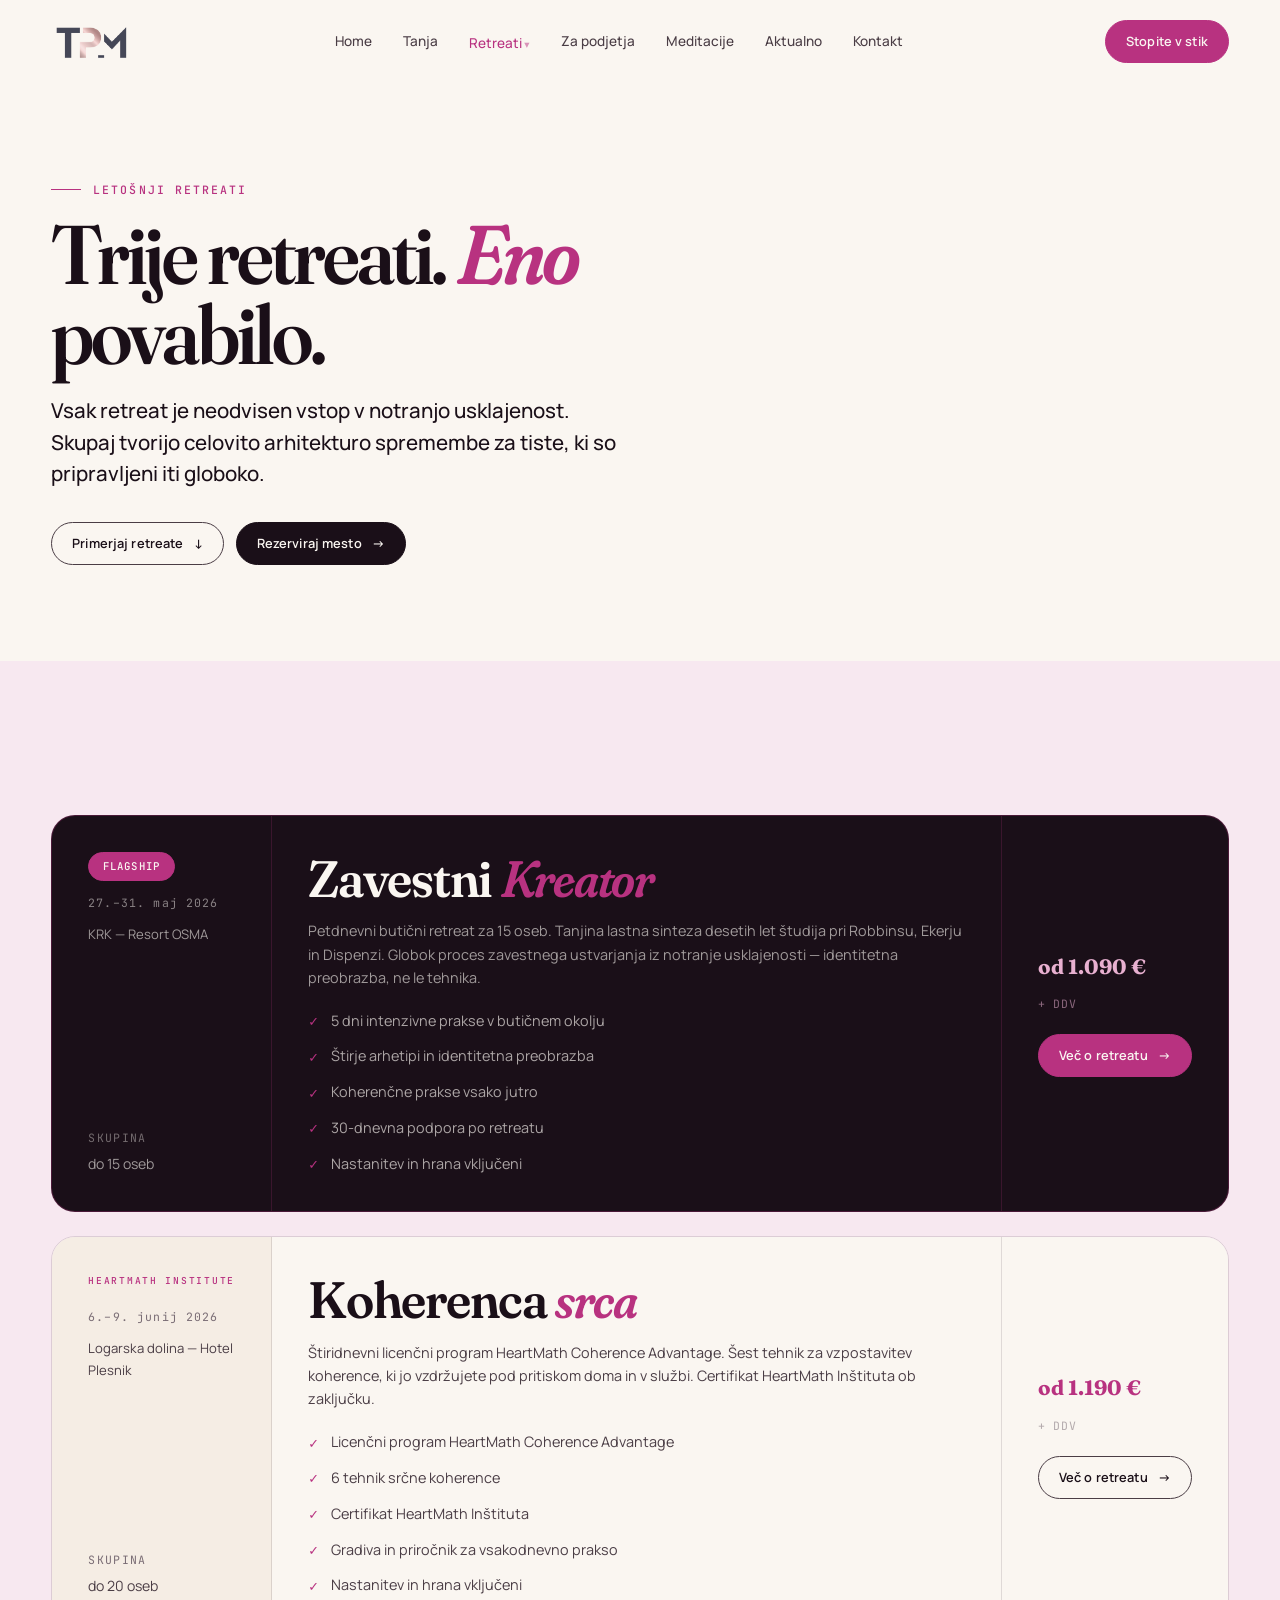
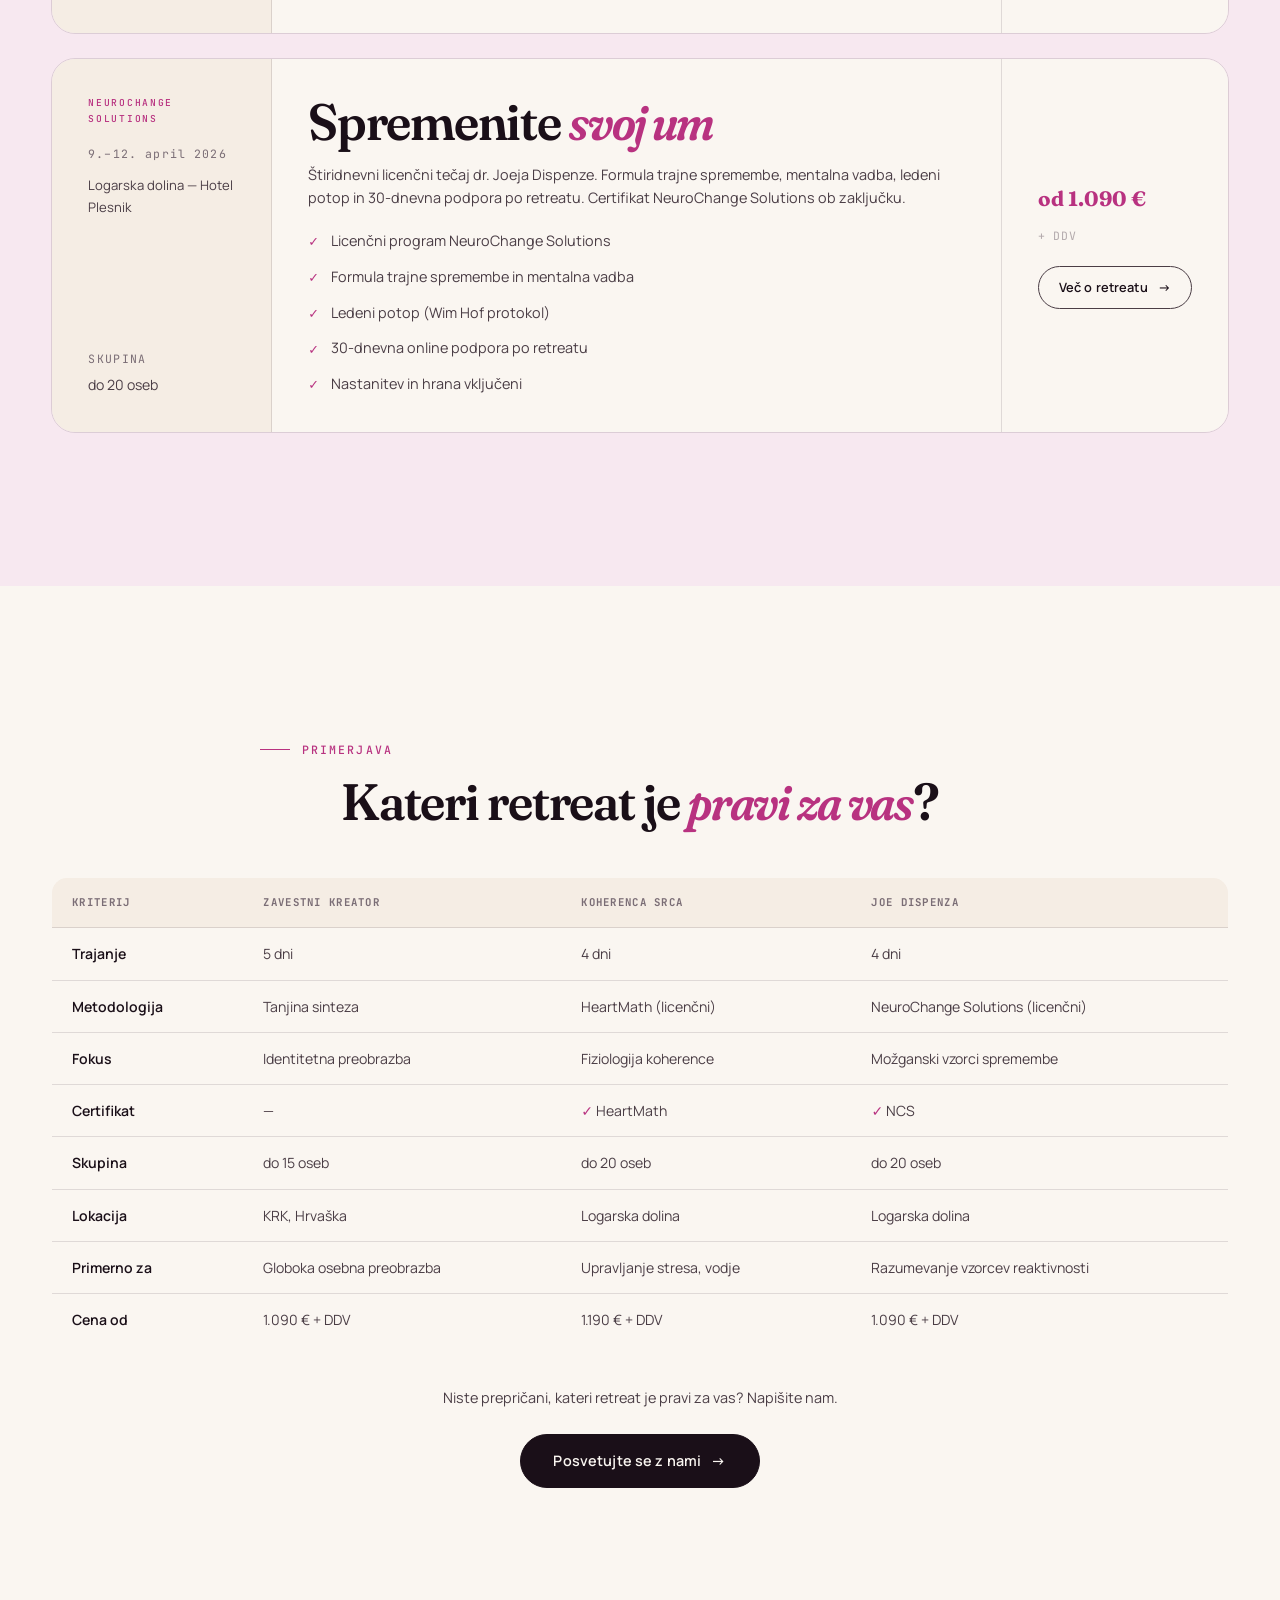
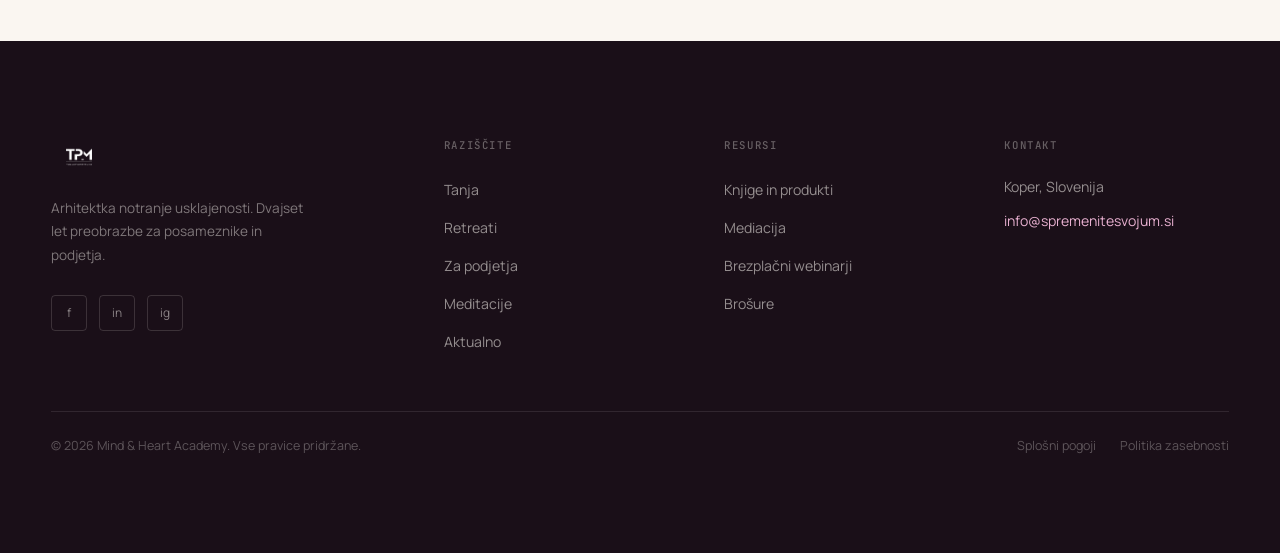
<file: retreati.html>
<!DOCTYPE html>
<html lang="sl">
<head>
  <meta charset="UTF-8">
  <meta name="viewport" content="width=device-width, initial-scale=1.0">
  <title>Retreati 2026 — Dr. Tanja Pia Metelko</title>
  <meta name="description" content="Trije retreati za notranjo usklajenost: Zavestni Kreator, Koherenca Srca (HeartMath) in Spremenite Svoj Um (NCS). Butični programi v Sloveniji in na Hrvaškem.">
  <link rel="canonical" href="https://spremenitesvojum.si/retreati.html">
  <meta property="og:title" content="Retreati 2026 — Dr. Tanja Pia Metelko">
  <meta property="og:locale" content="sl_SI">
  <link rel="icon" type="image/svg+xml" href="assets/favicon.svg">
  <link rel="preconnect" href="https://fonts.googleapis.com">
  <link rel="preconnect" href="https://fonts.gstatic.com" crossorigin>
  <link href="https://fonts.googleapis.com/css2?family=Fraunces:ital,opsz,wght,SOFT@0,9..144,300..900,0..100;1,9..144,300..900,0..100&family=Manrope:wght@300;400;500;600;700&family=JetBrains+Mono:wght@400;500&display=swap" rel="stylesheet">
  <link rel="stylesheet" href="css/reset.css">
  <link rel="stylesheet" href="css/variables.css">
  <link rel="stylesheet" href="css/typography.css">
  <link rel="stylesheet" href="css/layout.css">
  <link rel="stylesheet" href="css/components.css">
  <link rel="stylesheet" href="css/pages.css">
</head>
<body>

  <a class="skip-link" href="#main">Preskoči na vsebino</a>

  <header class="site-nav" role="banner">
    <div class="site-nav__inner">
      <a href="index.html" class="nav-logo"><img src="public/images/TPMlogorosegold.png" alt="Dr. Tanja Pia Metelko" class="nav-logo__img nav-logo__img--light" height="40"></a>
      <nav class="nav-links">
        <a href="index.html">Home</a>
        <a href="tanja.html">Tanja</a>
        <div class="has-dropdown">
          <a href="retreati.html" aria-current="page">Retreati</a>
          <div class="nav-dropdown" role="menu">
            <a href="retreati/zavestni-kreator.html" role="menuitem"><span class="drop-num">01</span>Zavestni Kreator</a>
            <a href="retreati/koherenca-srca.html" role="menuitem"><span class="drop-num">02</span>Koherenca Srca</a>
            <a href="retreati/spremenite-svoj-um.html" role="menuitem"><span class="drop-num">03</span>Joe Dispenza</a>
          </div>
        </div>
        <a href="podjetja.html">Za podjetja</a>
        <a href="meditacije.html">Meditacije</a>
        <a href="aktualno.html">Aktualno</a>
        <a href="kontakt.html">Kontakt</a>
      </nav>
      <div class="flex items-center gap-sm">
        <a href="kontakt.html" class="btn btn--magenta btn--sm nav-cta">Stopite v stik</a>
        <button class="nav-toggle" aria-label="Odpri meni" aria-expanded="false"><span></span><span></span><span></span></button>
      </div>
    </div>
  </header>

  <div class="mobile-menu" id="mobile-menu">
    <nav>
      <a href="index.html">Home</a><a href="tanja.html">Tanja</a>
      <a href="retreati/zavestni-kreator.html"><em>01</em> Zavestni Kreator</a>
      <a href="retreati/koherenca-srca.html"><em>02</em> Koherenca Srca</a>
      <a href="retreati/spremenite-svoj-um.html"><em>03</em> Joe Dispenza</a>
      <a href="podjetja.html">Za podjetja</a><a href="meditacije.html">Meditacije</a>
      <a href="aktualno.html">Aktualno</a><a href="kontakt.html">Kontakt</a>
    </nav>
    <div class="mobile-menu__cta"><a href="kontakt.html" class="btn btn--magenta">Stopite v stik <span class="btn__arrow">→</span></a></div>
  </div>

  <main id="main">

    <!-- HERO -->
    <section class="retreat-hub-hero surface-cream" aria-label="Retreati 2026">
      <div class="container">
        <div class="hero-animate" style="max-width: 700px;">
          <p class="eyebrow">Letošnji retreati</p>
          <h1>Trije retreati. <em>Eno</em> povabilo.</h1>
          <p class="lead" style="margin-top: 1.25rem; max-width: 580px;">
            Vsak retreat je neodvisen vstop v notranjo usklajenost. Skupaj tvorijo celovito arhitekturo spremembe za tiste, ki so pripravljeni iti globoko.
          </p>
          <div class="flex gap-sm" style="margin-top: 2rem; flex-wrap: wrap;">
            <a href="#primerjava" class="btn btn--outline btn--sm">Primerjaj retreate <span class="btn__arrow">↓</span></a>
            <a href="kontakt.html" class="btn btn--primary btn--sm">Rezerviraj mesto <span class="btn__arrow">→</span></a>
          </div>
        </div>
      </div>
    </section>

    <!-- RETREAT CARDS (expanded) -->
    <section class="section-pad surface-cream-pink" aria-label="Seznam retreatov 2026">
      <div class="container">
        <div class="retreat-cards-stack">

          <!-- 1: Zavestni Kreator (FLAGSHIP) -->
          <article class="retreat-card retreat-card--flagship reveal" aria-labelledby="rk-zk-title">
            <div class="retreat-card__meta">
              <span class="pill pill--magenta-solid" style="align-self: flex-start;">FLAGSHIP</span>
              <div class="retreat-card__date">27.–31. maj 2026</div>
              <div class="retreat-card__location">KRK — Resort OSMA</div>
              <div style="margin-top: auto; padding-top: 1rem;">
                <div class="caption" style="color: rgba(250,246,241,0.4); margin-bottom: 0.3rem;">Skupina</div>
                <div style="font-size: 0.88rem; color: rgba(250,246,241,0.6);">do 15 oseb</div>
              </div>
            </div>
            <div class="retreat-card__content">
              <h2 id="rk-zk-title">Zavestni <em>Kreator</em></h2>
              <p class="retreat-card__desc" style="margin-top: 0.875rem;">
                Petdnevni butični retreat za 15 oseb. Tanjina lastna sinteza desetih let študija pri Robbinsu, Ekerju in Dispenzi. Globok proces zavestnega ustvarjanja iz notranje usklajenosti — identitetna preobrazba, ne le tehnika.
              </p>
              <ul class="retreat-what-included" style="margin-top: 1.25rem;">
                <li style="color: rgba(250,246,241,0.65);">5 dni intenzivne prakse v butičnem okolju</li>
                <li style="color: rgba(250,246,241,0.65);">Štirje arhetipi in identitetna preobrazba</li>
                <li style="color: rgba(250,246,241,0.65);">Koherenčne prakse vsako jutro</li>
                <li style="color: rgba(250,246,241,0.65);">30-dnevna podpora po retreatu</li>
                <li style="color: rgba(250,246,241,0.65);">Nastanitev in hrana vključeni</li>
              </ul>
            </div>
            <div class="retreat-card__action">
              <div class="retreat-card__price">od 1.090 €<br><span style="font-size: 0.72rem; font-family: var(--font-mono); font-weight: 400; opacity: 0.55; letter-spacing: 0.06em;">+ DDV</span></div>
              <a href="retreati/zavestni-kreator.html" class="btn btn--magenta btn--sm">Več o retreatu <span class="btn__arrow">→</span></a>
            </div>
          </article>

          <!-- 2: Koherenca Srca -->
          <article class="retreat-card reveal reveal-delay-1" aria-labelledby="rk-ks-title">
            <div class="retreat-card__meta" style="background: var(--cream-warm);">
              <p class="eyebrow eyebrow--no-line" style="font-size: 0.6rem; margin-bottom: 0.35rem; justify-content: flex-start;">HeartMath Institute</p>
              <div class="retreat-card__date">6.–9. junij 2026</div>
              <div class="retreat-card__location">Logarska dolina — Hotel Plesnik</div>
              <div style="margin-top: auto; padding-top: 1rem;">
                <div class="caption" style="margin-bottom: 0.3rem;">Skupina</div>
                <div style="font-size: 0.88rem; color: var(--ink-soft);">do 20 oseb</div>
              </div>
            </div>
            <div class="retreat-card__content" style="background: var(--cream);">
              <h2 id="rk-ks-title">Koherenca <em>srca</em></h2>
              <p class="retreat-card__desc" style="margin-top: 0.875rem;">
                Štiridnevni licenčni program HeartMath Coherence Advantage. Šest tehnik za vzpostavitev koherence, ki jo vzdržujete pod pritiskom doma in v službi. Certifikat HeartMath Inštituta ob zaključku.
              </p>
              <ul class="retreat-what-included" style="margin-top: 1.25rem;">
                <li>Licenčni program HeartMath Coherence Advantage</li>
                <li>6 tehnik srčne koherence</li>
                <li>Certifikat HeartMath Inštituta</li>
                <li>Gradiva in priročnik za vsakodnevno prakso</li>
                <li>Nastanitev in hrana vključeni</li>
              </ul>
            </div>
            <div class="retreat-card__action" style="background: var(--cream);">
              <div class="retreat-card__price">od 1.190 €<br><span style="font-size: 0.72rem; font-family: var(--font-mono); font-weight: 400; opacity: 0.55; letter-spacing: 0.06em; color: var(--ink-light);">+ DDV</span></div>
              <a href="retreati/koherenca-srca.html" class="btn btn--outline btn--sm">Več o retreatu <span class="btn__arrow">→</span></a>
            </div>
          </article>

          <!-- 3: Spremenite Svoj Um -->
          <article class="retreat-card reveal reveal-delay-2" aria-labelledby="rk-ssu-title">
            <div class="retreat-card__meta" style="background: var(--cream-warm);">
              <p class="eyebrow eyebrow--no-line" style="font-size: 0.6rem; margin-bottom: 0.35rem; justify-content: flex-start;">NeuroChange Solutions</p>
              <div class="retreat-card__date">9.–12. april 2026</div>
              <div class="retreat-card__location">Logarska dolina — Hotel Plesnik</div>
              <div style="margin-top: auto; padding-top: 1rem;">
                <div class="caption" style="margin-bottom: 0.3rem;">Skupina</div>
                <div style="font-size: 0.88rem; color: var(--ink-soft);">do 20 oseb</div>
              </div>
            </div>
            <div class="retreat-card__content" style="background: var(--cream);">
              <h2 id="rk-ssu-title">Spremenite <em>svoj um</em></h2>
              <p class="retreat-card__desc" style="margin-top: 0.875rem;">
                Štiridnevni licenčni tečaj dr. Joeja Dispenze. Formula trajne spremembe, mentalna vadba, ledeni potop in 30-dnevna podpora po retreatu. Certifikat NeuroChange Solutions ob zaključku.
              </p>
              <ul class="retreat-what-included" style="margin-top: 1.25rem;">
                <li>Licenčni program NeuroChange Solutions</li>
                <li>Formula trajne spremembe in mentalna vadba</li>
                <li>Ledeni potop (Wim Hof protokol)</li>
                <li>30-dnevna online podpora po retreatu</li>
                <li>Nastanitev in hrana vključeni</li>
              </ul>
            </div>
            <div class="retreat-card__action" style="background: var(--cream);">
              <div class="retreat-card__price">od 1.090 €<br><span style="font-size: 0.72rem; font-family: var(--font-mono); font-weight: 400; opacity: 0.55; letter-spacing: 0.06em; color: var(--ink-light);">+ DDV</span></div>
              <a href="retreati/spremenite-svoj-um.html" class="btn btn--outline btn--sm">Več o retreatu <span class="btn__arrow">→</span></a>
            </div>
          </article>

        </div>
      </div>
    </section>

    <!-- COMPARISON TABLE -->
    <section class="section-pad surface-cream" id="primerjava" aria-labelledby="comparison-heading">
      <div class="container">

        <div class="section-header--center reveal" style="margin-bottom: clamp(32px, 5vw, 48px);">
          <p class="eyebrow">Primerjava</p>
          <h2 id="comparison-heading">Kateri retreat je <em>pravi za vas</em>?</h2>
        </div>

        <div class="reveal reveal-delay-1" style="overflow-x: auto;">
          <table class="comparison-table">
            <thead>
              <tr>
                <th>Kriterij</th>
                <th>Zavestni Kreator</th>
                <th>Koherenca Srca</th>
                <th>Joe Dispenza</th>
              </tr>
            </thead>
            <tbody>
              <tr>
                <td>Trajanje</td>
                <td>5 dni</td>
                <td>4 dni</td>
                <td>4 dni</td>
              </tr>
              <tr>
                <td>Metodologija</td>
                <td>Tanjina sinteza</td>
                <td>HeartMath (licenčni)</td>
                <td>NeuroChange Solutions (licenčni)</td>
              </tr>
              <tr>
                <td>Fokus</td>
                <td>Identitetna preobrazba</td>
                <td>Fiziologija koherence</td>
                <td>Možganski vzorci spremembe</td>
              </tr>
              <tr>
                <td>Certifikat</td>
                <td>—</td>
                <td><span class="check">✓</span> HeartMath</td>
                <td><span class="check">✓</span> NCS</td>
              </tr>
              <tr>
                <td>Skupina</td>
                <td>do 15 oseb</td>
                <td>do 20 oseb</td>
                <td>do 20 oseb</td>
              </tr>
              <tr>
                <td>Lokacija</td>
                <td>KRK, Hrvaška</td>
                <td>Logarska dolina</td>
                <td>Logarska dolina</td>
              </tr>
              <tr>
                <td>Primerno za</td>
                <td>Globoka osebna preobrazba</td>
                <td>Upravljanje stresa, vodje</td>
                <td>Razumevanje vzorcev reaktivnosti</td>
              </tr>
              <tr>
                <td>Cena od</td>
                <td>1.090 € + DDV</td>
                <td>1.190 € + DDV</td>
                <td>1.090 € + DDV</td>
              </tr>
            </tbody>
          </table>
        </div>

        <div class="reveal reveal-delay-2" style="text-align: center; margin-top: 2.5rem;">
          <p style="font-size: 0.9rem; color: var(--ink-soft); margin-bottom: 1.5rem;">Niste prepričani, kateri retreat je pravi za vas? Napišite nam.</p>
          <a href="kontakt.html" class="btn btn--primary">Posvetujte se z nami <span class="btn__arrow">→</span></a>
        </div>

      </div>
    </section>

  </main>

  <footer class="site-footer" role="contentinfo">
    <div class="container">
      <div class="footer-grid">
        <div class="footer-brand">
          <a href="index.html" class="nav-logo"><img src="public/images/TPMlogowhite.png" alt="Dr. Tanja Pia Metelko" class="nav-logo__img" height="44"></a>
          <p class="footer-brand__mission">Arhitektka notranje usklajenosti. Dvajset let preobrazbe za posameznike in podjetja.</p>
          <div class="footer-social"><a href="#" aria-label="Facebook">f</a><a href="#" aria-label="LinkedIn">in</a><a href="#" aria-label="Instagram">ig</a></div>
        </div>
        <div class="footer-col"><div class="footer-col__title">Raziščite</div><ul><li><a href="tanja.html">Tanja</a></li><li><a href="retreati.html">Retreati</a></li><li><a href="podjetja.html">Za podjetja</a></li><li><a href="meditacije.html">Meditacije</a></li><li><a href="aktualno.html">Aktualno</a></li></ul></div>
        <div class="footer-col"><div class="footer-col__title">Resursi</div><ul><li><a href="#">Knjige in produkti</a></li><li><a href="#">Mediacija</a></li><li><a href="#">Brezplačni webinarji</a></li><li><a href="#">Brošure</a></li></ul></div>
        <div class="footer-col"><div class="footer-col__title">Kontakt</div><div class="footer-contact-item"><span>Koper, Slovenija</span></div><div class="footer-contact-item"><a href="mailto:info@spremenitesvojum.si" style="color:var(--magenta-soft)">info@spremenitesvojum.si</a></div></div>
      </div>
      <div class="footer-bottom"><p class="footer-bottom__copy">© 2026 Mind &amp; Heart Academy. Vse pravice pridržane.</p><div class="footer-bottom__legal"><a href="#">Splošni pogoji</a><a href="#">Politika zasebnosti</a></div></div>
    </div>
  </footer>

  <script src="js/nav.js" defer></script>
  <script src="js/reveal.js" defer></script>
</body>
</html>
</file>
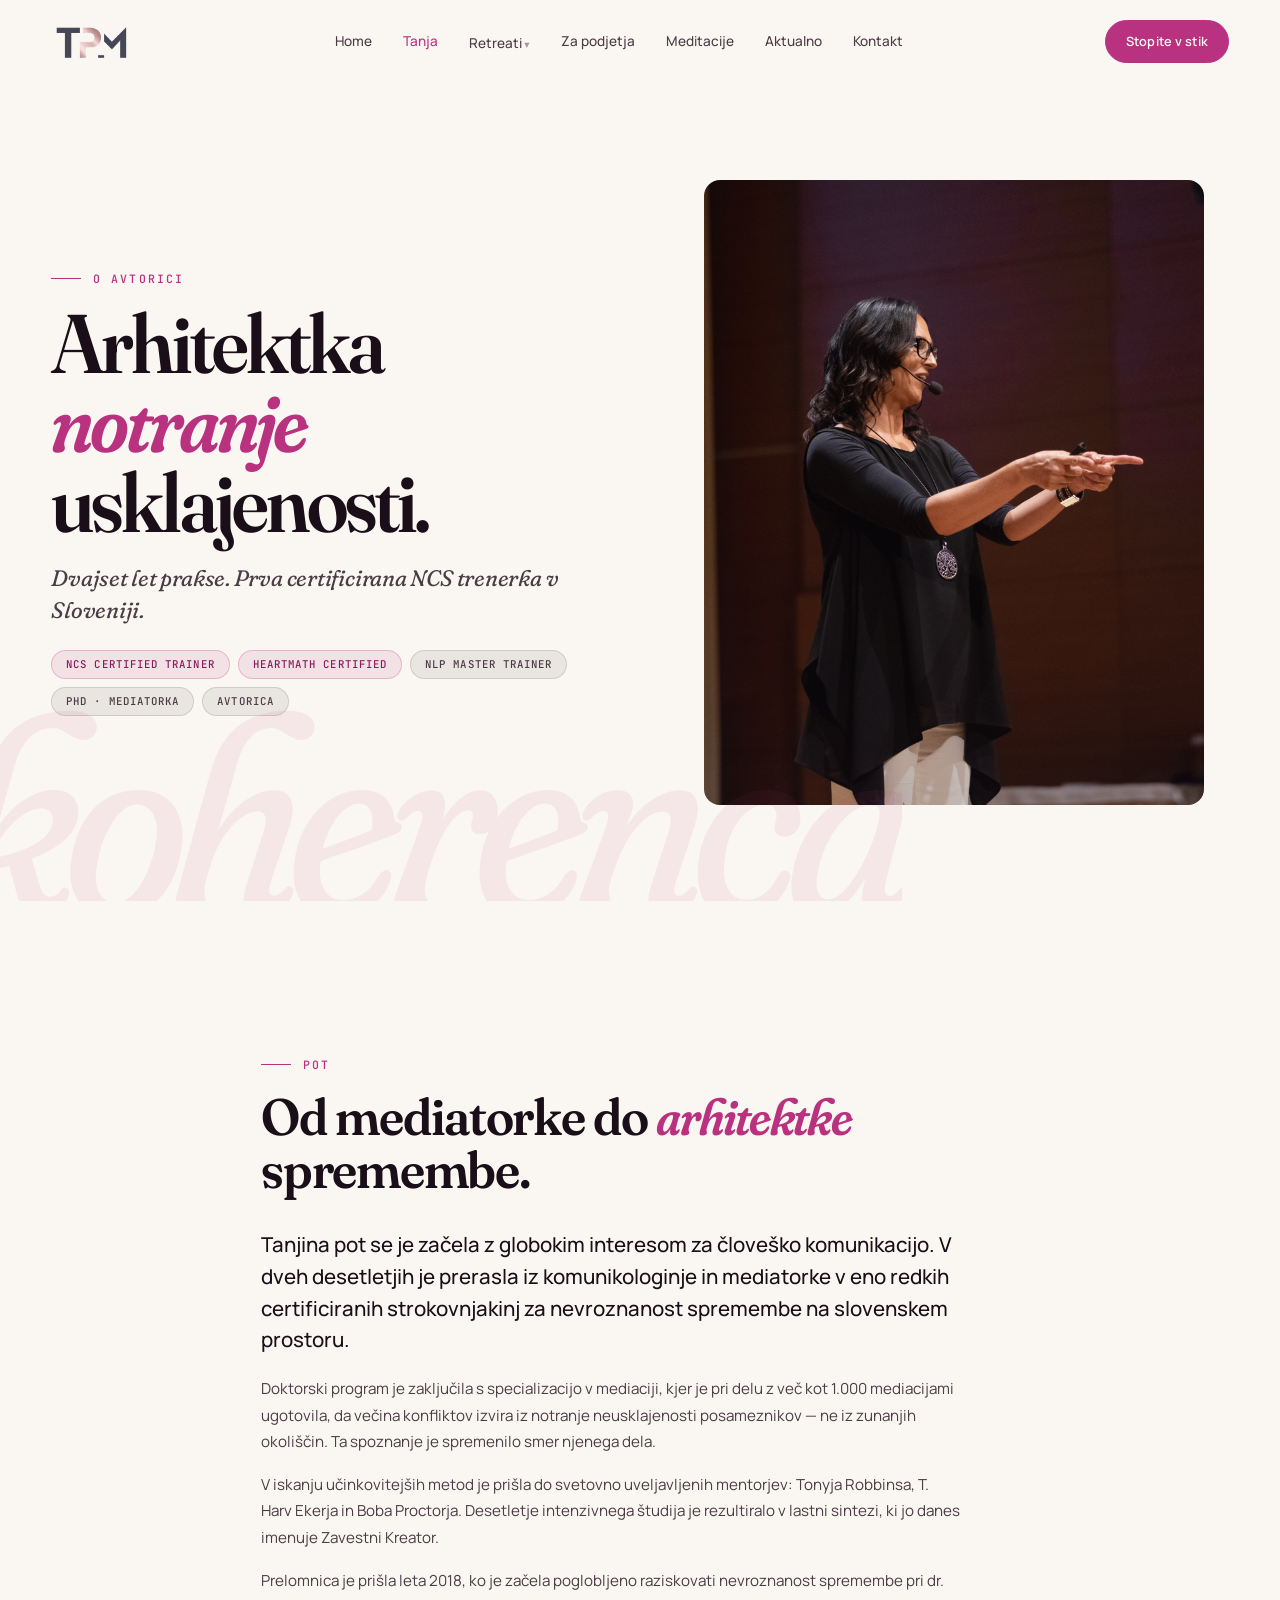
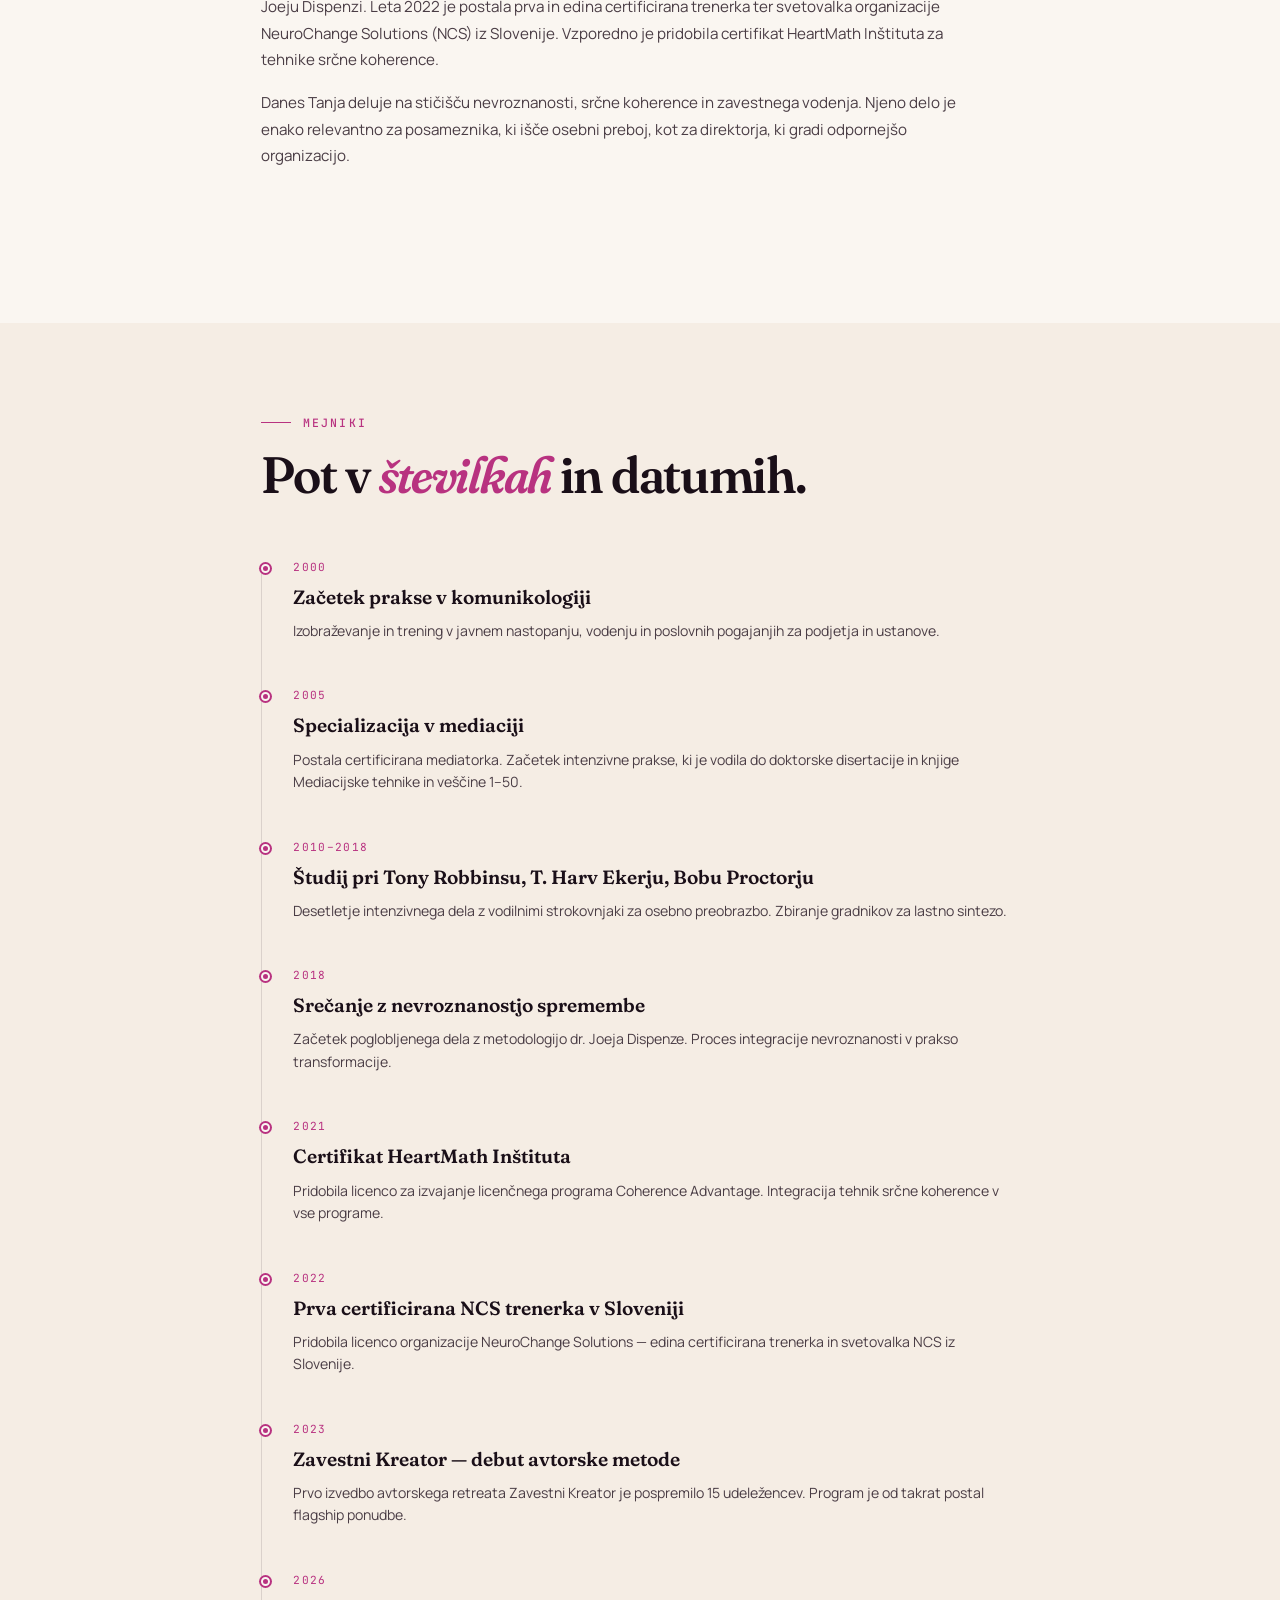
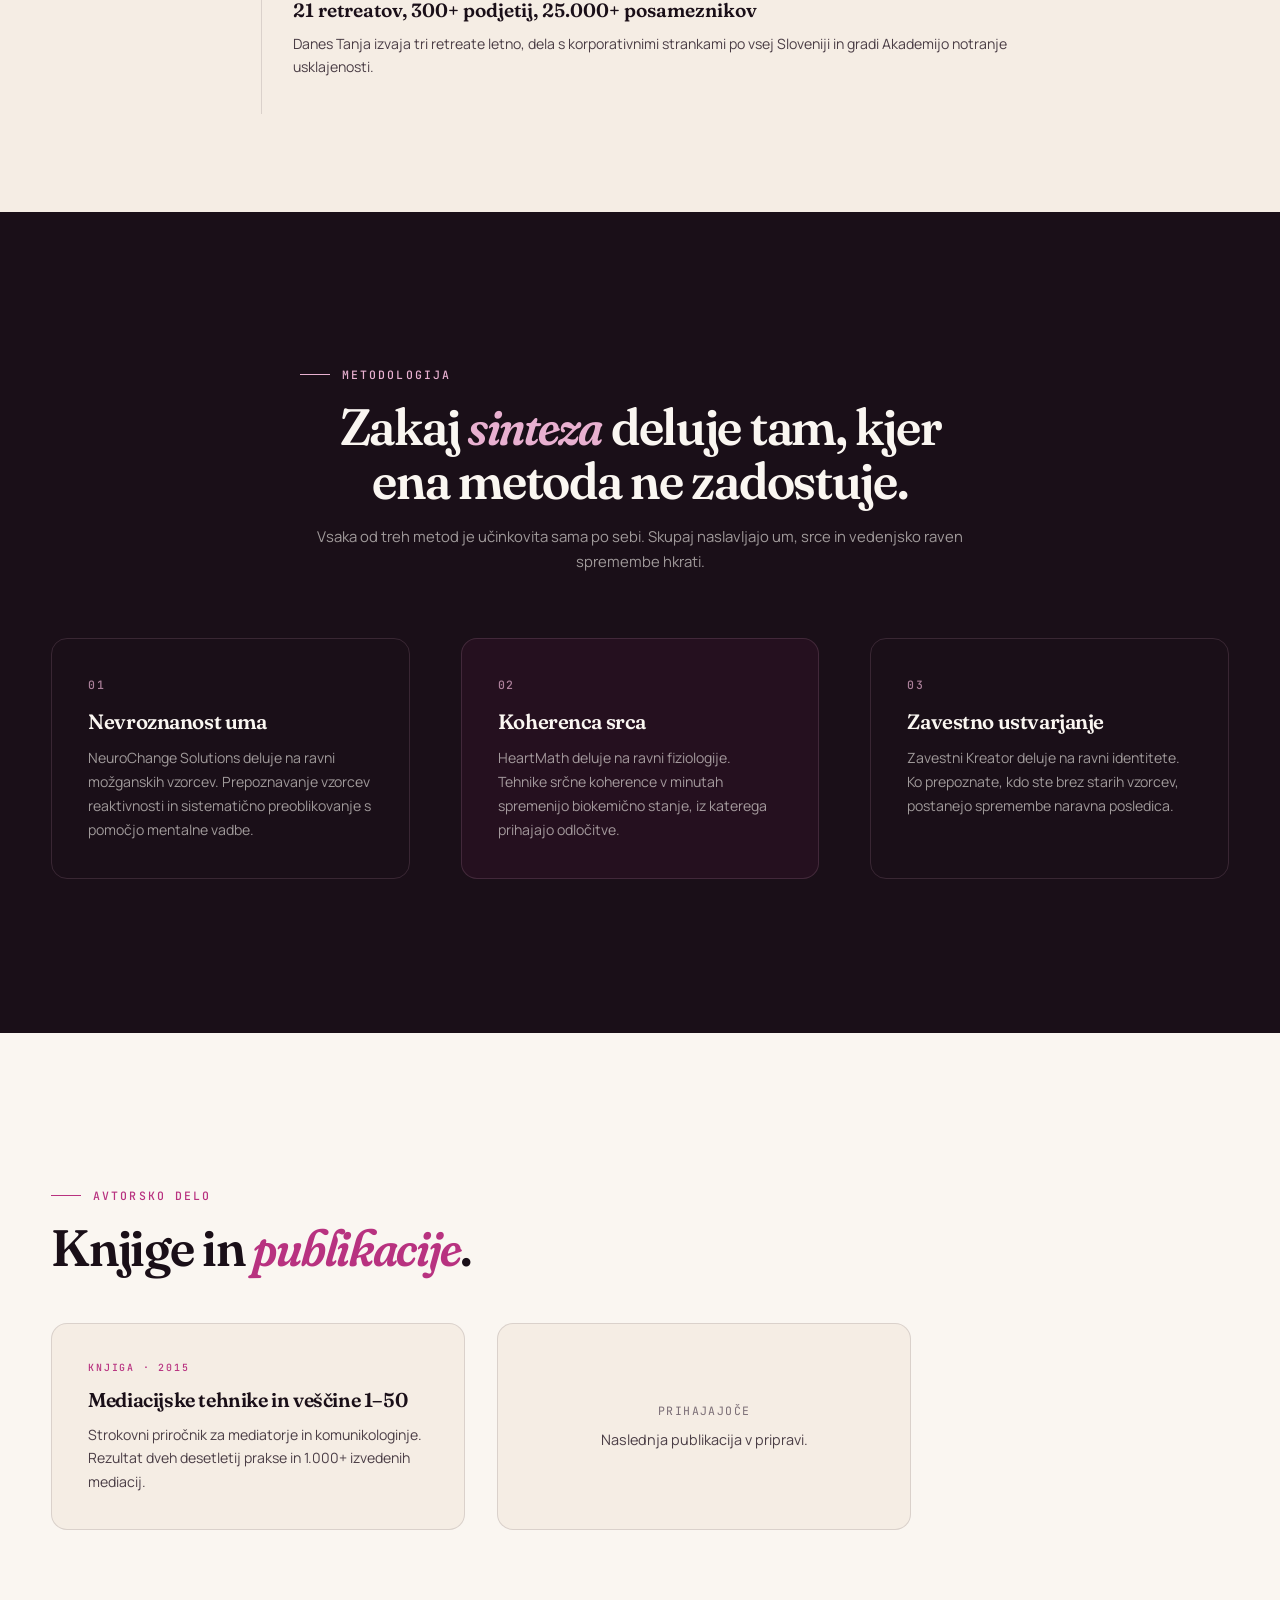
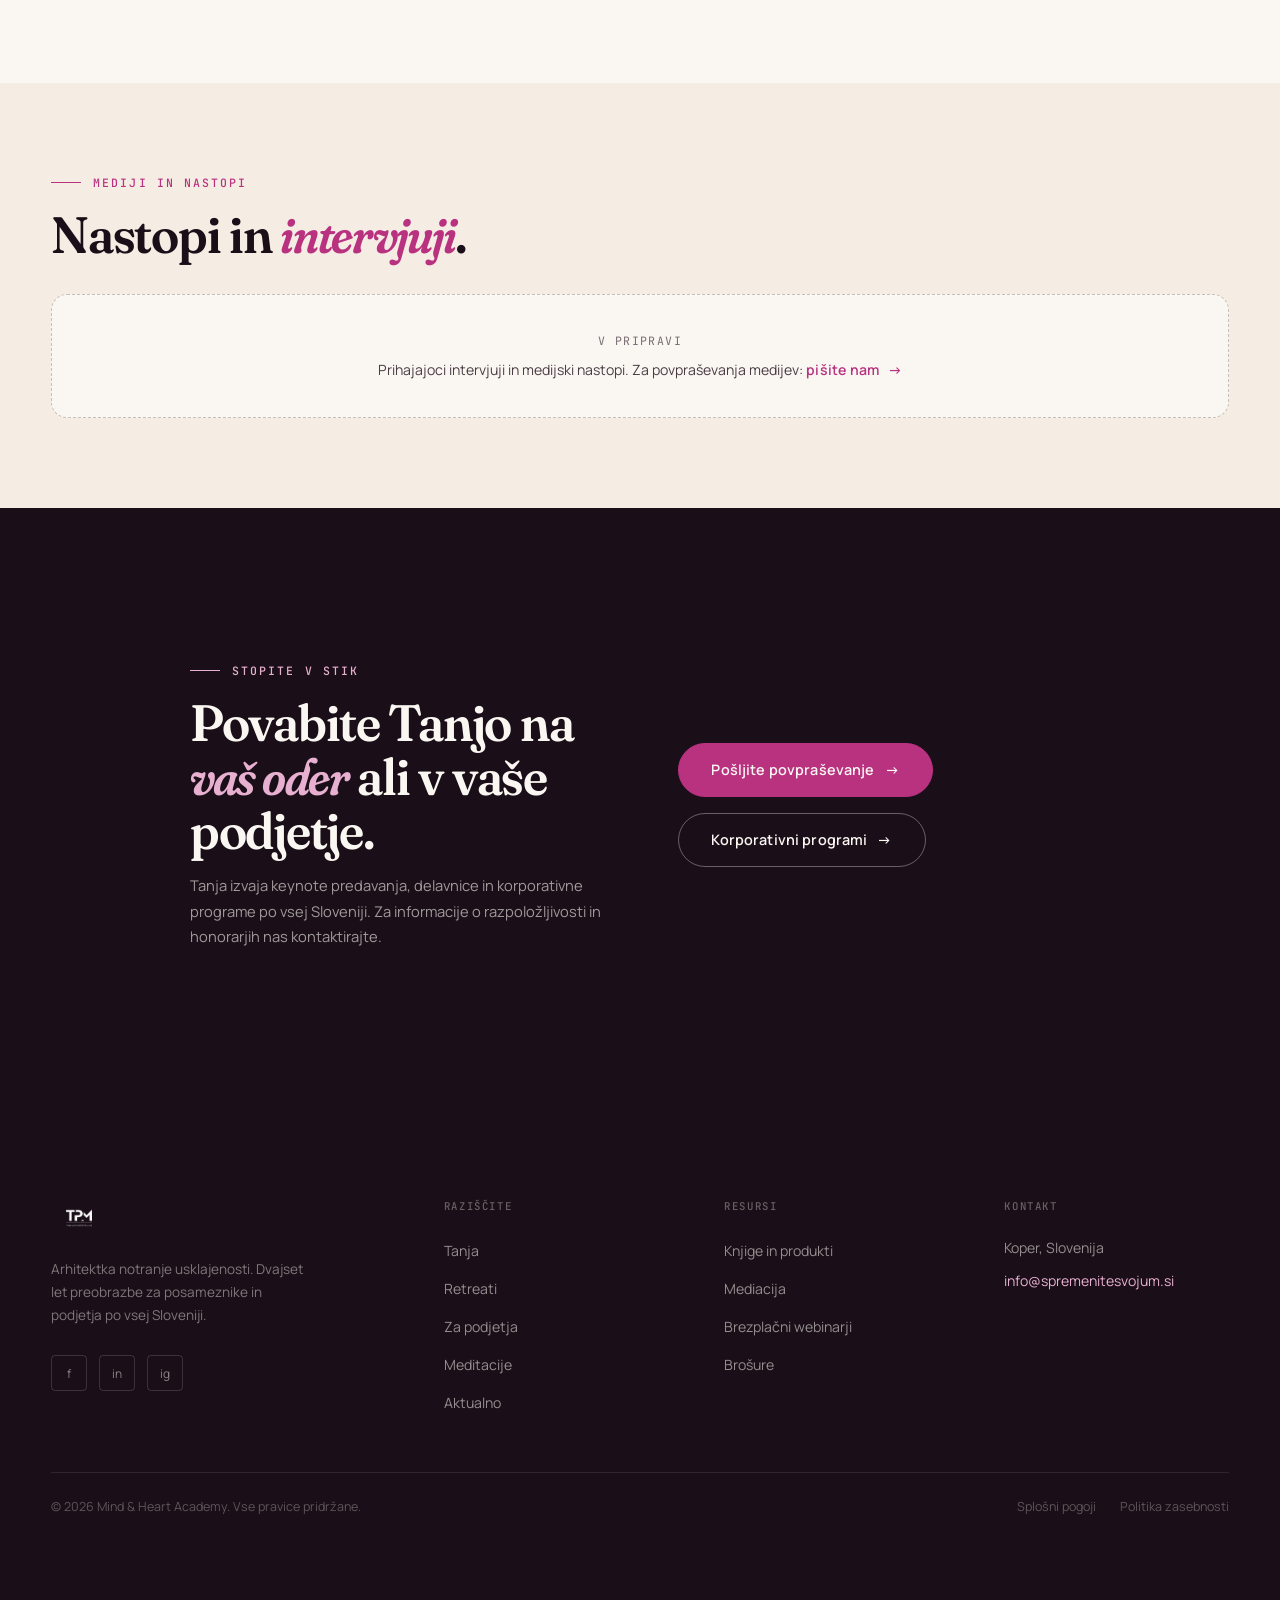
<file: tanja.html>
<!DOCTYPE html>
<html lang="sl">
<head>
  <meta charset="UTF-8">
  <meta name="viewport" content="width=device-width, initial-scale=1.0">
  <title>O Tanji — Dr. Tanja Pia Metelko</title>
  <meta name="description" content="Spoznajte Dr. Tanjo Pio Metelko: arhitektko notranje usklajenosti, certificirano trenerko NeuroChange Solutions in HeartMath ter avtorico programa Zavestni Kreator.">
  <link rel="canonical" href="https://spremenitesvojum.si/tanja.html">
  <meta property="og:title" content="O Tanji — Dr. Tanja Pia Metelko">
  <meta property="og:description" content="Dvajset let prakse. Prva certificirana NCS trenerka v Sloveniji. Avtorica metode Zavestni Kreator.">
  <meta property="og:url" content="https://spremenitesvojum.si/tanja.html">
  <meta property="og:locale" content="sl_SI">
  <link rel="icon" type="image/svg+xml" href="assets/favicon.svg">
  <link rel="preconnect" href="https://fonts.googleapis.com">
  <link rel="preconnect" href="https://fonts.gstatic.com" crossorigin>
  <link href="https://fonts.googleapis.com/css2?family=Fraunces:ital,opsz,wght,SOFT@0,9..144,300..900,0..100;1,9..144,300..900,0..100&family=Manrope:wght@300;400;500;600;700&family=JetBrains+Mono:wght@400;500&display=swap" rel="stylesheet">
  <link rel="stylesheet" href="css/reset.css">
  <link rel="stylesheet" href="css/variables.css">
  <link rel="stylesheet" href="css/typography.css">
  <link rel="stylesheet" href="css/layout.css">
  <link rel="stylesheet" href="css/components.css">
  <link rel="stylesheet" href="css/pages.css">

  <!-- Schema.org Person markup -->
  <script type="application/ld+json">
  {
    "@context": "https://schema.org",
    "@type": "Person",
    "name": "Dr. Tanja Pia Metelko",
    "jobTitle": "Transformacijska trenerka in coach",
    "description": "Arhitektka notranje usklajenosti. Certificirana trenerka NeuroChange Solutions in HeartMath Inštituta. Avtorica programa Zavestni Kreator.",
    "url": "https://spremenitesvojum.si/tanja.html",
    "address": {
      "@type": "PostalAddress",
      "addressLocality": "Koper",
      "addressCountry": "SI"
    }
  }
  </script>
</head>
<body>

  <a class="skip-link" href="#main">Preskoči na vsebino</a>

  <!-- NAV (shared) -->
  <header class="site-nav" role="banner">
    <div class="site-nav__inner">
      <a href="index.html" class="nav-logo" aria-label="Dr. Tanja Pia Metelko — domača stran">
        <img src="public/images/TPMlogorosegold.png" alt="Dr. Tanja Pia Metelko" class="nav-logo__img nav-logo__img--light" height="40">
      </a>
      <nav class="nav-links" aria-label="Navigacija">
        <a href="index.html">Home</a>
        <a href="tanja.html" aria-current="page">Tanja</a>
        <div class="has-dropdown">
          <a href="retreati.html" aria-haspopup="true">Retreati</a>
          <div class="nav-dropdown" role="menu">
            <a href="retreati/zavestni-kreator.html" role="menuitem"><span class="drop-num">01</span>Zavestni Kreator</a>
            <a href="retreati/koherenca-srca.html" role="menuitem"><span class="drop-num">02</span>Koherenca Srca</a>
            <a href="retreati/spremenite-svoj-um.html" role="menuitem"><span class="drop-num">03</span>Joe Dispenza</a>
          </div>
        </div>
        <a href="podjetja.html">Za podjetja</a>
        <a href="meditacije.html">Meditacije</a>
        <a href="aktualno.html">Aktualno</a>
        <a href="kontakt.html">Kontakt</a>
      </nav>
      <div class="flex items-center gap-sm">
        <a href="kontakt.html" class="btn btn--magenta btn--sm nav-cta">Stopite v stik</a>
        <button class="nav-toggle" aria-label="Odpri meni" aria-expanded="false" aria-controls="mobile-menu">
          <span></span><span></span><span></span>
        </button>
      </div>
    </div>
  </header>

  <div class="mobile-menu" id="mobile-menu">
    <nav>
      <a href="index.html">Home</a>
      <a href="tanja.html">Tanja</a>
      <a href="retreati/zavestni-kreator.html"><em>01</em> Zavestni Kreator</a>
      <a href="retreati/koherenca-srca.html"><em>02</em> Koherenca Srca</a>
      <a href="retreati/spremenite-svoj-um.html"><em>03</em> Joe Dispenza</a>
      <a href="podjetja.html">Za podjetja</a>
      <a href="meditacije.html">Meditacije</a>
      <a href="aktualno.html">Aktualno</a>
      <a href="kontakt.html">Kontakt</a>
    </nav>
    <div class="mobile-menu__cta">
      <a href="kontakt.html" class="btn btn--magenta">Stopite v stik <span class="btn__arrow">→</span></a>
    </div>
  </div>

  <main id="main">

    <!-- ── HERO ─────────────────────────────────────────────── -->
    <section class="tanja-hero surface-cream" aria-label="Tanja Pia Metelko — uvod">
      <div class="container">
        <div class="tanja-hero__grid">

          <!-- Portrait -->
          <div class="hero-animate" style="order: 2;">
            <div class="img-wrap" style="aspect-ratio: 4/5; max-width: 500px; margin-inline: auto;">
              <img
                src="public/images/oder.jpg"
                alt="Dr. Tanja Pia Metelko med predavanjem na odru"
                width="500"
                height="625"
                fetchpriority="high">
              <div style="position:absolute;inset:0;background:linear-gradient(180deg,transparent 40%,rgba(26,15,24,0.18) 100%);pointer-events:none;"></div>
            </div>
          </div>

          <!-- Text -->
          <div style="order: 1;">
            <p class="eyebrow hero-animate">O avtorici</p>
            <h1 class="hero-animate">
              Arhitektka <em>notranje</em> usklajenosti.
            </h1>
            <p class="tagline hero-animate" style="margin-top: 1.25rem;">
              Dvajset let prakse. Prva certificirana NCS trenerka v Sloveniji.
            </p>

            <div class="tanja-hero__role-tags hero-animate">
              <span class="pill pill--magenta">NCS Certified Trainer</span>
              <span class="pill pill--magenta">HeartMath Certified</span>
              <span class="pill pill--ink">NLP Master Trainer</span>
              <span class="pill pill--ink">PhD · Mediatorka</span>
              <span class="pill pill--ink">Avtorica</span>
            </div>
          </div>

        </div>
      </div>

      <div class="deco-overflow" style="right: auto; left: -4vw; bottom: -2rem;" aria-hidden="true">
        <span class="deco-text">koherenca</span>
      </div>
    </section>

    <!-- ── BIO ────────────────────────────────────────────────── -->
    <section class="section-pad surface-cream" aria-labelledby="bio-heading">
      <div class="container container--narrow">

        <div class="reveal" style="max-width: 700px;">
          <p class="eyebrow">Pot</p>
          <h2 id="bio-heading">
            Od mediatorke do <em>arhitektke</em> spremembe.
          </h2>
        </div>

        <div class="reveal reveal-delay-1" style="margin-top: 2rem; max-width: 700px;">
          <p class="lead">
            Tanjina pot se je začela z globokim interesom za človeško komunikacijo. V dveh desetletjih je prerasla iz komunikologinje in mediatorke v eno redkih certificiranih strokovnjakinj za nevroznanost spremembe na slovenskem prostoru.
          </p>
        </div>

        <div class="reveal reveal-delay-2" style="margin-top: 1.25rem; max-width: 700px; color: var(--ink-soft); font-size: 0.95rem; line-height: 1.75;">
          <p>
            Doktorski program je zaključila s specializacijo v mediaciji, kjer je pri delu z več kot 1.000 mediacijami ugotovila, da večina konfliktov izvira iz notranje neusklajenosti posameznikov — ne iz zunanjih okoliščin. Ta spoznanje je spremenilo smer njenega dela.
          </p>
          <p style="margin-top: 1rem;">
            V iskanju učinkovitejših metod je prišla do svetovno uveljavljenih mentorjev: Tonyja Robbinsa, T. Harv Ekerja in Boba Proctorja. Desetletje intenzivnega študija je rezultiralo v lastni sintezi, ki jo danes imenuje Zavestni Kreator.
          </p>
          <p style="margin-top: 1rem;">
            Prelomnica je prišla leta 2018, ko je začela poglobljeno raziskovati nevroznanost spremembe pri dr. Joeju Dispenzi. Leta 2022 je postala prva in edina certificirana trenerka ter svetovalka organizacije NeuroChange Solutions (NCS) iz Slovenije. Vzporedno je pridobila certifikat HeartMath Inštituta za tehnike srčne koherence.
          </p>
          <p style="margin-top: 1rem;">
            Danes Tanja deluje na stičišču nevroznanosti, srčne koherence in zavestnega vodenja. Njeno delo je enako relevantno za posameznika, ki išče osebni preboj, kot za direktorja, ki gradi odpornejšo organizacijo.
          </p>
        </div>

      </div>
    </section>

    <!-- ── TIMELINE ───────────────────────────────────────────── -->
    <section class="section-pad--sm surface-cream-warm" aria-labelledby="timeline-heading">
      <div class="container container--narrow">

        <div class="reveal" style="margin-bottom: clamp(32px, 5vw, 56px);">
          <p class="eyebrow">Mejniki</p>
          <h2 id="timeline-heading">
            Pot v <em>številkah</em> in datumih.
          </h2>
        </div>

        <div class="timeline reveal reveal-delay-1">

          <div class="timeline-item">
            <div class="timeline-item__year">2000</div>
            <div class="timeline-item__title">Začetek prakse v komunikologiji</div>
            <p class="timeline-item__desc">Izobraževanje in trening v javnem nastopanju, vodenju in poslovnih pogajanjih za podjetja in ustanove.</p>
          </div>

          <div class="timeline-item">
            <div class="timeline-item__year">2005</div>
            <div class="timeline-item__title">Specializacija v mediaciji</div>
            <p class="timeline-item__desc">Postala certificirana mediatorka. Začetek intenzivne prakse, ki je vodila do doktorske disertacije in knjige Mediacijske tehnike in veščine 1–50.</p>
          </div>

          <div class="timeline-item">
            <div class="timeline-item__year">2010–2018</div>
            <div class="timeline-item__title">Študij pri Tony Robbinsu, T. Harv Ekerju, Bobu Proctorju</div>
            <p class="timeline-item__desc">Desetletje intenzivnega dela z vodilnimi strokovnjaki za osebno preobrazbo. Zbiranje gradnikov za lastno sintezo.</p>
          </div>

          <div class="timeline-item">
            <div class="timeline-item__year">2018</div>
            <div class="timeline-item__title">Srečanje z nevroznanostjo spremembe</div>
            <p class="timeline-item__desc">Začetek poglobljenega dela z metodologijo dr. Joeja Dispenze. Proces integracije nevroznanosti v prakso transformacije.</p>
          </div>

          <div class="timeline-item">
            <div class="timeline-item__year">2021</div>
            <div class="timeline-item__title">Certifikat HeartMath Inštituta</div>
            <p class="timeline-item__desc">Pridobila licenco za izvajanje licenčnega programa Coherence Advantage. Integracija tehnik srčne koherence v vse programe.</p>
          </div>

          <div class="timeline-item">
            <div class="timeline-item__year">2022</div>
            <div class="timeline-item__title">Prva certificirana NCS trenerka v Sloveniji</div>
            <p class="timeline-item__desc">Pridobila licenco organizacije NeuroChange Solutions — edina certificirana trenerka in svetovalka NCS iz Slovenije.</p>
          </div>

          <div class="timeline-item">
            <div class="timeline-item__year">2023</div>
            <div class="timeline-item__title">Zavestni Kreator — debut avtorske metode</div>
            <p class="timeline-item__desc">Prvo izvedbo avtorskega retreata Zavestni Kreator je pospremilo 15 udeležencev. Program je od takrat postal flagship ponudbe.</p>
          </div>

          <div class="timeline-item">
            <div class="timeline-item__year">2026</div>
            <div class="timeline-item__title">21 retreatov, 300+ podjetij, 25.000+ posameznikov</div>
            <p class="timeline-item__desc">Danes Tanja izvaja tri retreate letno, dela s korporativnimi strankami po vsej Sloveniji in gradi Akademijo notranje usklajenosti.</p>
          </div>

        </div>
      </div>
    </section>

    <!-- ── METODOLOGIJA ───────────────────────────────────────── -->
    <section class="section-pad surface-ink on-dark" aria-labelledby="method-tanja-heading">
      <div class="container">

        <div class="section-header--center reveal" style="max-width: 680px; margin-inline: auto; margin-bottom: clamp(40px, 6vw, 64px);">
          <p class="eyebrow">Metodologija</p>
          <h2 id="method-tanja-heading">
            Zakaj <em>sinteza</em> deluje tam, kjer ena metoda ne zadostuje.
          </h2>
          <p style="margin-top: 1rem; font-size: 0.93rem; color: rgba(250,246,241,0.6); line-height: 1.7;">
            Vsaka od treh metod je učinkovita sama po sebi. Skupaj naslavljajo um, srce in vedenjsko raven spremembe hkrati.
          </p>
        </div>

        <div class="grid grid-3 reveal reveal-delay-1">

          <div style="padding: clamp(24px, 3vw, 36px); border: 1px solid rgba(232,176,208,0.15); border-radius: var(--radius-lg);">
            <div class="num-label" style="color: var(--magenta-soft); margin-bottom: 1rem;">01</div>
            <h3 style="font-size: 1.3rem; color: var(--cream); margin-bottom: 0.75rem;">Nevroznanost uma</h3>
            <p style="font-size: 0.88rem; color: rgba(250,246,241,0.6); line-height: 1.7;">
              NeuroChange Solutions deluje na ravni možganskih vzorcev. Prepoznavanje vzorcev reaktivnosti in sistematično preoblikovanje s pomočjo mentalne vadbe.
            </p>
          </div>

          <div style="padding: clamp(24px, 3vw, 36px); border: 1px solid rgba(232,176,208,0.15); border-radius: var(--radius-lg); background: rgba(184,50,128,0.07);">
            <div class="num-label" style="color: var(--magenta-soft); margin-bottom: 1rem;">02</div>
            <h3 style="font-size: 1.3rem; color: var(--cream); margin-bottom: 0.75rem;">Koherenca srca</h3>
            <p style="font-size: 0.88rem; color: rgba(250,246,241,0.6); line-height: 1.7;">
              HeartMath deluje na ravni fiziologije. Tehnike srčne koherence v minutah spremenijo biokemično stanje, iz katerega prihajajo odločitve.
            </p>
          </div>

          <div style="padding: clamp(24px, 3vw, 36px); border: 1px solid rgba(232,176,208,0.15); border-radius: var(--radius-lg);">
            <div class="num-label" style="color: var(--magenta-soft); margin-bottom: 1rem;">03</div>
            <h3 style="font-size: 1.3rem; color: var(--cream); margin-bottom: 0.75rem;">Zavestno ustvarjanje</h3>
            <p style="font-size: 0.88rem; color: rgba(250,246,241,0.6); line-height: 1.7;">
              Zavestni Kreator deluje na ravni identitete. Ko prepoznate, kdo ste brez starih vzorcev, postanejo spremembe naravna posledica.
            </p>
          </div>

        </div>

      </div>
    </section>

    <!-- ── KNJIGE ─────────────────────────────────────────────── -->
    <section class="section-pad surface-cream" aria-labelledby="books-heading">
      <div class="container">

        <div class="reveal" style="margin-bottom: clamp(32px, 5vw, 48px);">
          <p class="eyebrow">Avtorsko delo</p>
          <h2 id="books-heading">Knjige in <em>publikacije</em>.</h2>
        </div>

        <div class="grid grid-2 reveal reveal-delay-1" style="max-width: 860px; gap: clamp(20px, 3vw, 32px);">
          <div style="padding: clamp(24px, 3vw, 36px); background: var(--cream-warm); border: 1px solid var(--line); border-radius: var(--radius-lg);">
            <div class="eyebrow eyebrow--no-line" style="margin-bottom: 0.75rem; font-size: 0.62rem;">Knjiga · 2015</div>
            <h3 style="font-size: 1.25rem; margin-bottom: 0.75rem;">Mediacijske tehnike in veščine 1–50</h3>
            <p style="font-size: 0.88rem; color: var(--ink-soft); line-height: 1.65;">
              Strokovni priročnik za mediatorje in komunikologinje. Rezultat dveh desetletij prakse in 1.000+ izvedenih mediacij.
            </p>
          </div>

          <div style="padding: clamp(24px, 3vw, 36px); background: var(--cream-warm); border: 1px solid var(--line); border-radius: var(--radius-lg); display: flex; align-items: center; justify-content: center;">
            <div style="text-align: center;">
              <div class="caption" style="margin-bottom: 0.5rem;">Prihajajoče</div>
              <p style="font-size: 0.9rem; color: var(--ink-soft);">Naslednja publikacija v pripravi.</p>
            </div>
          </div>
        </div>

      </div>
    </section>

    <!-- ── PRESS ─────────────────────────────────────────────── -->
    <section class="section-pad--sm surface-cream-warm" aria-labelledby="press-heading">
      <div class="container">
        <div class="reveal">
          <p class="eyebrow">Mediji in nastopi</p>
          <h2 id="press-heading">Nastopi in <em>intervjuji</em>.</h2>
        </div>
        <div class="reveal reveal-delay-1" style="margin-top: 2rem; padding: clamp(24px, 3vw, 36px); background: var(--cream); border: 1px dashed var(--line-strong); border-radius: var(--radius-lg); text-align: center;">
          <p class="caption" style="margin-bottom: 0.5rem;">V pripravi</p>
          <p style="font-size: 0.88rem; color: var(--ink-soft);">Prihajajoci intervjuji in medijski nastopi. Za povpraševanja medijev: <a href="kontakt.html" class="arrow-link" style="font-size: 0.88rem;">pišite nam <span class="arrow">→</span></a></p>
        </div>
      </div>
    </section>

    <!-- ── SPEAKING CTA ───────────────────────────────────────── -->
    <section class="section-pad surface-ink on-dark" aria-label="Povabilo k sodelovanju">
      <div class="container">
        <div class="two-col" style="align-items: center; max-width: 900px; margin-inline: auto;">

          <div class="reveal">
            <p class="eyebrow">Stopite v stik</p>
            <h2>Povabite Tanjo na <em>vaš oder</em> ali v vaše podjetje.</h2>
            <p style="margin-top: 1rem; font-size: 0.92rem; color: rgba(250,246,241,0.6); line-height: 1.7;">
              Tanja izvaja keynote predavanja, delavnice in korporativne programe po vsej Sloveniji. Za informacije o razpoložljivosti in honorarjih nas kontaktirajte.
            </p>
          </div>

          <div class="reveal reveal-delay-1" style="display: flex; flex-direction: column; gap: 1rem; align-items: flex-start;">
            <a href="kontakt.html" class="btn btn--magenta">
              Pošljite povpraševanje <span class="btn__arrow">→</span>
            </a>
            <a href="podjetja.html" class="btn btn--ghost-light">
              Korporativni programi <span class="btn__arrow">→</span>
            </a>
          </div>

        </div>
      </div>
    </section>

  </main>

  <!-- FOOTER -->
  <footer class="site-footer" role="contentinfo">
    <div class="container">
      <div class="footer-grid">
        <div class="footer-brand">
          <a href="index.html" class="nav-logo">
            <img src="public/images/TPMlogowhite.png" alt="Dr. Tanja Pia Metelko" class="nav-logo__img" height="44">
          </a>
          <p class="footer-brand__mission">Arhitektka notranje usklajenosti. Dvajset let preobrazbe za posameznike in podjetja po vsej Sloveniji.</p>
          <div class="footer-social">
            <a href="#" aria-label="Facebook">f</a>
            <a href="#" aria-label="LinkedIn">in</a>
            <a href="#" aria-label="Instagram">ig</a>
          </div>
        </div>
        <div class="footer-col">
          <div class="footer-col__title">Raziščite</div>
          <ul>
            <li><a href="tanja.html">Tanja</a></li>
            <li><a href="retreati.html">Retreati</a></li>
            <li><a href="podjetja.html">Za podjetja</a></li>
            <li><a href="meditacije.html">Meditacije</a></li>
            <li><a href="aktualno.html">Aktualno</a></li>
          </ul>
        </div>
        <div class="footer-col">
          <div class="footer-col__title">Resursi</div>
          <ul>
            <li><a href="#">Knjige in produkti</a></li>
            <li><a href="#">Mediacija</a></li>
            <li><a href="#">Brezplačni webinarji</a></li>
            <li><a href="#">Brošure</a></li>
          </ul>
        </div>
        <div class="footer-col">
          <div class="footer-col__title">Kontakt</div>
          <div class="footer-contact-item"><span>Koper, Slovenija</span></div>
          <div class="footer-contact-item"><a href="mailto:info@spremenitesvojum.si" style="color: var(--magenta-soft);">info@spremenitesvojum.si</a></div>
        </div>
      </div>
      <div class="footer-bottom">
        <p class="footer-bottom__copy">© 2026 Mind &amp; Heart Academy. Vse pravice pridržane.</p>
        <div class="footer-bottom__legal">
          <a href="#">Splošni pogoji</a>
          <a href="#">Politika zasebnosti</a>
        </div>
      </div>
    </div>
  </footer>

  <script src="js/nav.js" defer></script>
  <script src="js/reveal.js" defer></script>
  <script src="js/forms.js" defer></script>
</body>
</html>
</file>
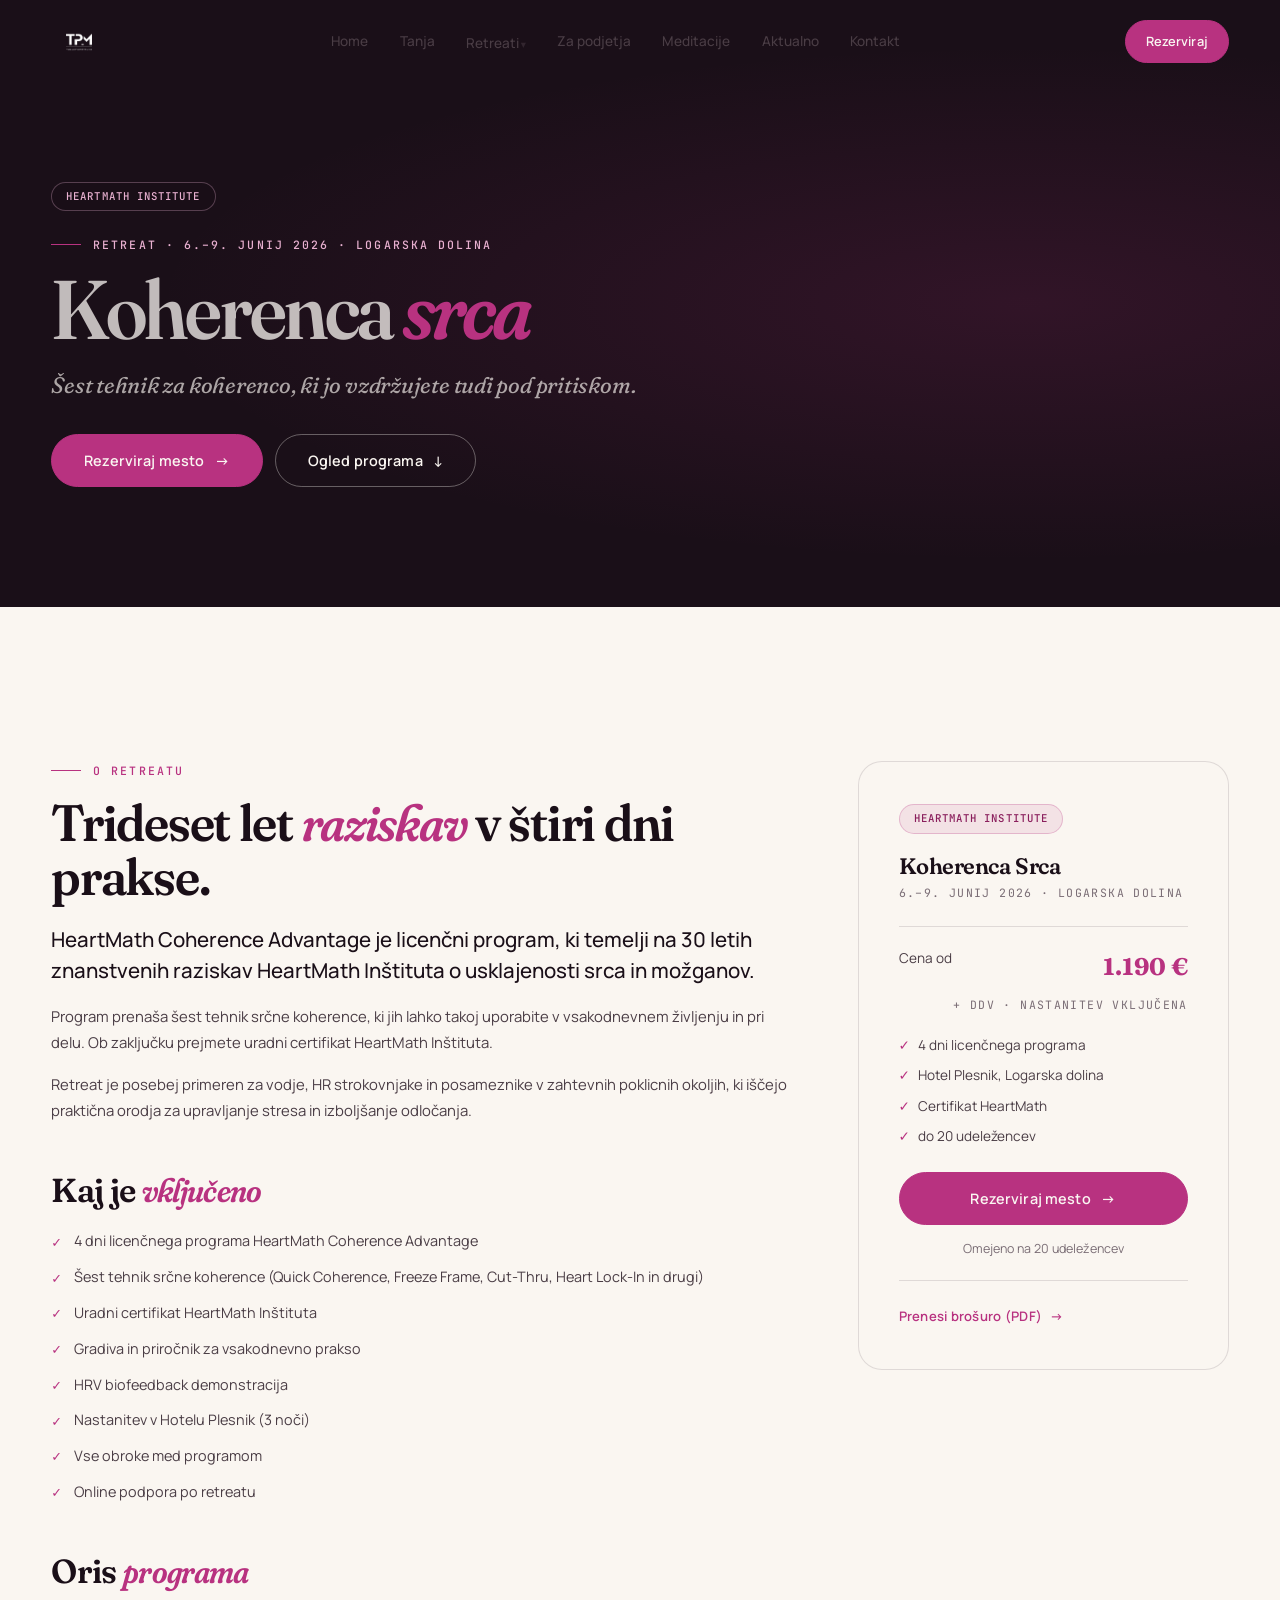
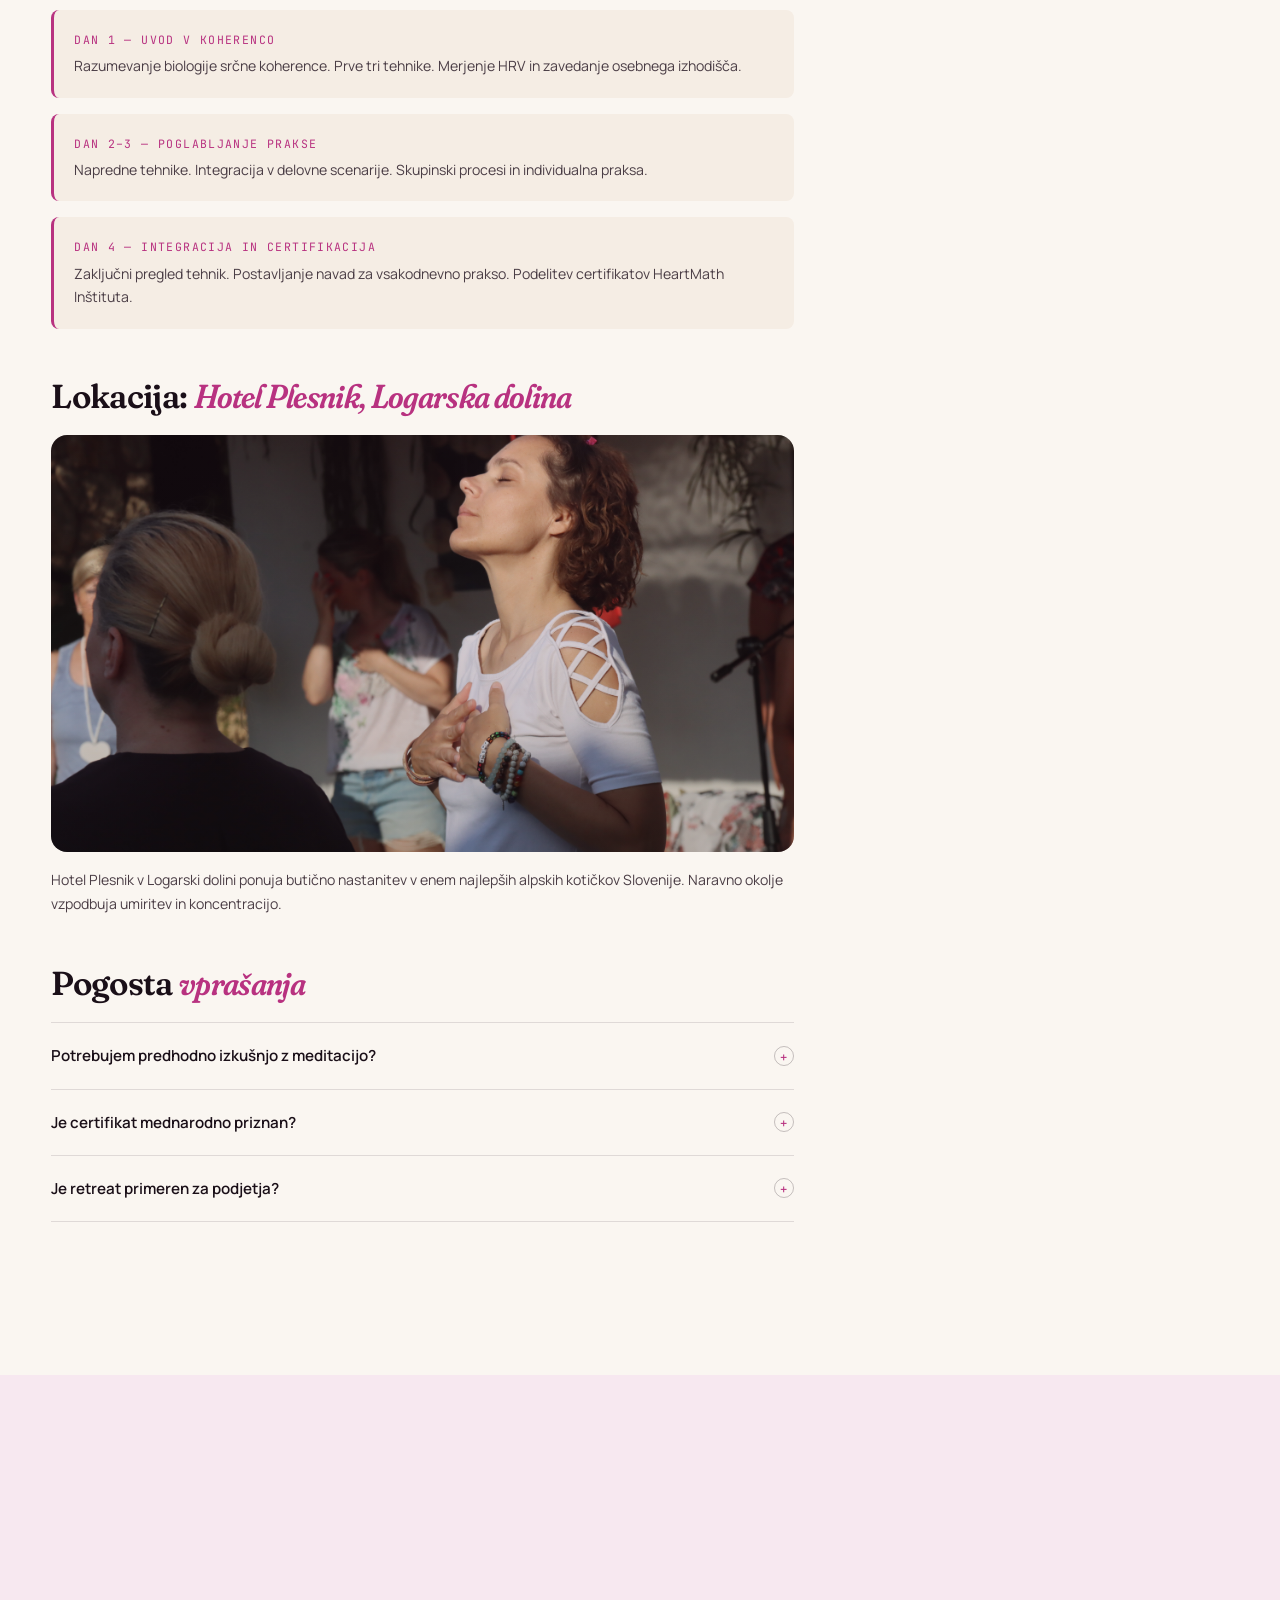
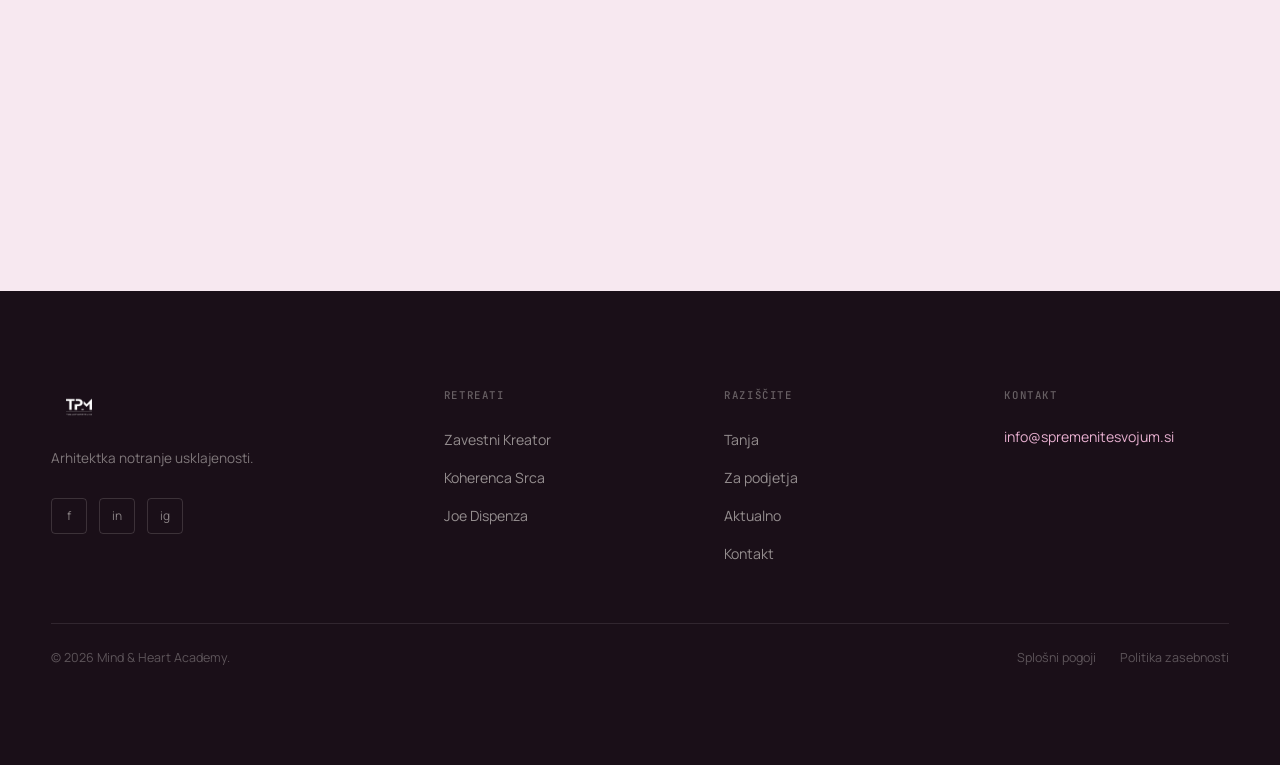
<file: retreati/koherenca-srca.html>
<!DOCTYPE html>
<html lang="sl">
<head>
  <meta charset="UTF-8">
  <meta name="viewport" content="width=device-width, initial-scale=1.0">
  <title>Koherenca Srca — HeartMath Retreat 2026 · Dr. Tanja Pia Metelko</title>
  <meta name="description" content="Štiridnevni licenčni program HeartMath Coherence Advantage v Logarski dolini. Šest tehnik srčne koherence. Certifikat HeartMath Inštituta.">
  <link rel="canonical" href="https://spremenitesvojum.si/retreati/koherenca-srca.html">
  <meta property="og:title" content="Koherenca Srca — HeartMath Retreat 2026">
  <meta property="og:locale" content="sl_SI">
  <link rel="icon" type="image/svg+xml" href="../assets/favicon.svg">
  <link rel="preconnect" href="https://fonts.googleapis.com">
  <link rel="preconnect" href="https://fonts.gstatic.com" crossorigin>
  <link href="https://fonts.googleapis.com/css2?family=Fraunces:ital,opsz,wght,SOFT@0,9..144,300..900,0..100;1,9..144,300..900,0..100&family=Manrope:wght@300;400;500;600;700&family=JetBrains+Mono:wght@400;500&display=swap" rel="stylesheet">
  <link rel="stylesheet" href="../css/reset.css">
  <link rel="stylesheet" href="../css/variables.css">
  <link rel="stylesheet" href="../css/typography.css">
  <link rel="stylesheet" href="../css/layout.css">
  <link rel="stylesheet" href="../css/components.css">
  <link rel="stylesheet" href="../css/pages.css">

  <script type="application/ld+json">
  {
    "@context": "https://schema.org",
    "@type": "Event",
    "name": "Koherenca Srca — HeartMath Retreat 2026",
    "description": "Štiridnevni licenčni program HeartMath Coherence Advantage.",
    "startDate": "2026-06-06",
    "endDate": "2026-06-09",
    "location": { "@type": "Place", "name": "Hotel Plesnik", "address": { "addressLocality": "Logarska dolina", "addressCountry": "SI" }},
    "organizer": { "@type": "Person", "name": "Dr. Tanja Pia Metelko" },
    "offers": { "@type": "Offer", "price": "1190", "priceCurrency": "EUR" }
  }
  </script>
</head>
<body>

  <a class="skip-link" href="#main">Preskoči na vsebino</a>

  <header class="site-nav" role="banner">
    <div class="site-nav__inner">
      <a href="../index.html" class="nav-logo"><img src="../public/images/TPMlogowhite.png" alt="Dr. Tanja Pia Metelko" class="nav-logo__img" height="40"></a>
      <nav class="nav-links">
        <a href="../index.html">Home</a><a href="../tanja.html">Tanja</a>
        <div class="has-dropdown">
          <a href="../retreati.html" aria-current="page">Retreati</a>
          <div class="nav-dropdown" role="menu">
            <a href="zavestni-kreator.html" role="menuitem"><span class="drop-num">01</span>Zavestni Kreator</a>
            <a href="koherenca-srca.html" role="menuitem"><span class="drop-num">02</span>Koherenca Srca</a>
            <a href="spremenite-svoj-um.html" role="menuitem"><span class="drop-num">03</span>Joe Dispenza</a>
          </div>
        </div>
        <a href="../podjetja.html">Za podjetja</a><a href="../meditacije.html">Meditacije</a>
        <a href="../aktualno.html">Aktualno</a><a href="../kontakt.html">Kontakt</a>
      </nav>
      <div class="flex items-center gap-sm">
        <a href="../kontakt.html" class="btn btn--magenta btn--sm nav-cta">Rezerviraj</a>
        <button class="nav-toggle" aria-label="Odpri meni" aria-expanded="false"><span></span><span></span><span></span></button>
      </div>
    </div>
  </header>

  <div class="mobile-menu" id="mobile-menu">
    <nav>
      <a href="../index.html">Home</a><a href="../tanja.html">Tanja</a>
      <a href="zavestni-kreator.html"><em>01</em> Zavestni Kreator</a>
      <a href="koherenca-srca.html"><em>02</em> Koherenca Srca</a>
      <a href="spremenite-svoj-um.html"><em>03</em> Joe Dispenza</a>
      <a href="../podjetja.html">Za podjetja</a><a href="../aktualno.html">Aktualno</a>
      <a href="../kontakt.html">Kontakt</a>
    </nav>
    <div class="mobile-menu__cta"><a href="../kontakt.html" class="btn btn--magenta">Rezerviraj <span class="btn__arrow">→</span></a></div>
  </div>

  <main id="main">

    <section class="retreat-page-hero" aria-label="Koherenca Srca retreat">
      <div class="container" style="position:relative;z-index:2;">
        <div style="max-width:760px;">
          <p class="hero-animate" style="margin-bottom:1.5rem;"><span class="pill pill--ink" style="color:var(--magenta-soft);border-color:rgba(232,176,208,0.3);">HeartMath Institute</span></p>
          <p class="eyebrow hero-animate" style="color:var(--magenta-soft);">Retreat · 6.–9. junij 2026 · Logarska dolina</p>
          <h1 class="hero-animate on-dark">Koherenca <em>srca</em></h1>
          <p class="tagline hero-animate" style="margin-top:1.25rem;color:rgba(250,246,241,0.65);">Šest tehnik za koherenco, ki jo vzdržujete tudi pod pritiskom.</p>
          <div class="flex gap-sm hero-animate" style="margin-top:2rem;flex-wrap:wrap;">
            <a href="../kontakt.html" class="btn btn--magenta">Rezerviraj mesto <span class="btn__arrow">→</span></a>
            <a href="#program" class="btn btn--ghost-light">Ogled programa <span class="btn__arrow">↓</span></a>
          </div>
        </div>
      </div>
    </section>

    <section class="section-pad surface-cream" aria-label="Podrobnosti retreata">
      <div class="container">
        <div class="retreat-details-grid">
          <div>

            <div class="reveal">
              <p class="eyebrow">O retreatu</p>
              <h2>Trideset let <em>raziskav</em> v štiri dni prakse.</h2>
              <p class="lead" style="margin-top:1.25rem;">HeartMath Coherence Advantage je licenčni program, ki temelji na 30 letih znanstvenih raziskav HeartMath Inštituta o usklajenosti srca in možganov.</p>
              <p style="margin-top:1rem;color:var(--ink-soft);font-size:0.93rem;line-height:1.75;">
                Program prenaša šest tehnik srčne koherence, ki jih lahko takoj uporabite v vsakodnevnem življenju in pri delu. Ob zaključku prejmete uradni certifikat HeartMath Inštituta.
              </p>
              <p style="margin-top:1rem;color:var(--ink-soft);font-size:0.93rem;line-height:1.75;">
                Retreat je posebej primeren za vodje, HR strokovnjake in posameznike v zahtevnih poklicnih okoljih, ki iščejo praktična orodja za upravljanje stresa in izboljšanje odločanja.
              </p>
            </div>

            <div class="reveal reveal-delay-1" style="margin-top:3rem;">
              <h3>Kaj je <em>vključeno</em></h3>
              <ul class="retreat-what-included" style="margin-top:1.25rem;">
                <li>4 dni licenčnega programa HeartMath Coherence Advantage</li>
                <li>Šest tehnik srčne koherence (Quick Coherence, Freeze Frame, Cut-Thru, Heart Lock-In in drugi)</li>
                <li>Uradni certifikat HeartMath Inštituta</li>
                <li>Gradiva in priročnik za vsakodnevno prakso</li>
                <li>HRV biofeedback demonstracija</li>
                <li>Nastanitev v Hotelu Plesnik (3 noči)</li>
                <li>Vse obroke med programom</li>
                <li>Online podpora po retreatu</li>
              </ul>
            </div>

            <div class="reveal reveal-delay-1" id="program" style="margin-top:3rem;">
              <h3>Oris <em>programa</em></h3>
              <div style="margin-top:1.25rem;display:flex;flex-direction:column;gap:1rem;">
                <div style="padding:1.25rem;background:var(--cream-warm);border-radius:var(--radius-md);border-left:3px solid var(--magenta);">
                  <div class="caption" style="color:var(--magenta);margin-bottom:0.35rem;">Dan 1 — Uvod v koherenco</div>
                  <p style="font-size:0.88rem;color:var(--ink-soft);">Razumevanje biologije srčne koherence. Prve tri tehnike. Merjenje HRV in zavedanje osebnega izhodišča.</p>
                </div>
                <div style="padding:1.25rem;background:var(--cream-warm);border-radius:var(--radius-md);border-left:3px solid var(--magenta);">
                  <div class="caption" style="color:var(--magenta);margin-bottom:0.35rem;">Dan 2–3 — Poglabljanje prakse</div>
                  <p style="font-size:0.88rem;color:var(--ink-soft);">Napredne tehnike. Integracija v delovne scenarije. Skupinski procesi in individualna praksa.</p>
                </div>
                <div style="padding:1.25rem;background:var(--cream-warm);border-radius:var(--radius-md);border-left:3px solid var(--magenta);">
                  <div class="caption" style="color:var(--magenta);margin-bottom:0.35rem;">Dan 4 — Integracija in certifikacija</div>
                  <p style="font-size:0.88rem;color:var(--ink-soft);">Zaključni pregled tehnik. Postavljanje navad za vsakodnevno prakso. Podelitev certifikatov HeartMath Inštituta.</p>
                </div>
              </div>
            </div>

            <div class="reveal reveal-delay-2" style="margin-top:3rem;">
              <h3>Lokacija: <em>Hotel Plesnik, Logarska dolina</em></h3>
              <div class="img-wrap" style="aspect-ratio:16/9;margin-top:1.25rem;border-radius:var(--radius-lg);">
                <img src="../public/images/IMG_3380.JPG" alt="Udeleženka retreata Koherenca Srca med vajo srčne koherence" loading="lazy" width="800" height="450">
                <div class="hero__visual-overlay"></div>
              </div>
              <p style="margin-top:1rem;font-size:0.88rem;color:var(--ink-soft);line-height:1.7;">Hotel Plesnik v Logarski dolini ponuja butično nastanitev v enem najlepših alpskih kotičkov Slovenije. Naravno okolje vzpodbuja umiritev in koncentracijo.</p>
            </div>

            <div class="reveal reveal-delay-2" style="margin-top:3rem;">
              <h3>Pogosta <em>vprašanja</em></h3>
              <div class="faq-list" style="margin-top:1.25rem;">
                <div class="faq-item">
                  <button class="faq-question" aria-expanded="false">Potrebujem predhodno izkušnjo z meditacijo?<span class="faq-icon" aria-hidden="true">+</span></button>
                  <div class="faq-answer"><div class="faq-answer__inner"><p>Ne. Program je zasnovan za vse ravni izkušenosti. Tehnike so praktične in aplikativne od prvega dne.</p></div></div>
                </div>
                <div class="faq-item">
                  <button class="faq-question" aria-expanded="false">Je certifikat mednarodno priznan?<span class="faq-icon" aria-hidden="true">+</span></button>
                  <div class="faq-answer"><div class="faq-answer__inner"><p>Da. Certifikat HeartMath Inštituta je mednarodno priznan in izdan s strani HeartMath LLC iz Boldinasa Creek, Kalifornija.</p></div></div>
                </div>
                <div class="faq-item">
                  <button class="faq-question" aria-expanded="false">Je retreat primeren za podjetja?<span class="faq-icon" aria-hidden="true">+</span></button>
                  <div class="faq-answer"><div class="faq-answer__inner"><p>Da, HeartMath Coherence Advantage je eden najpogosteje naročenih korporativnih programov. Možna je izvedba za zaključene ekipe — kontaktirajte nas za ponudbo.</p></div></div>
                </div>
              </div>
            </div>

          </div>

          <!-- Sticky booking card -->
          <div>
            <div class="retreat-sticky-card">
              <div style="margin-bottom:1.25rem;"><span class="pill pill--magenta">HeartMath Institute</span></div>
              <h3 style="font-size:1.4rem;margin-bottom:0.25rem;">Koherenca Srca</h3>
              <p class="caption" style="margin-bottom:1.5rem;">6.–9. junij 2026 · Logarska dolina</p>
              <div style="border-top:1px solid var(--line);padding-top:1.25rem;margin-bottom:1.25rem;">
                <div style="display:flex;justify-content:space-between;margin-bottom:0.5rem;">
                  <span style="font-size:0.85rem;color:var(--ink-soft);">Cena od</span>
                  <span style="font-family:var(--font-display);font-size:1.5rem;font-weight:700;color:var(--magenta);font-variation-settings:'opsz' 24,'SOFT' 30;">1.190 €</span>
                </div>
                <p class="caption" style="text-align:right;color:var(--ink-light);">+ DDV · nastanitev vključena</p>
              </div>
              <div style="display:flex;flex-direction:column;gap:0.5rem;margin-bottom:1.5rem;font-size:0.85rem;color:var(--ink-soft);">
                <div style="display:flex;gap:0.5rem;"><span style="color:var(--magenta);">✓</span> 4 dni licenčnega programa</div>
                <div style="display:flex;gap:0.5rem;"><span style="color:var(--magenta);">✓</span> Hotel Plesnik, Logarska dolina</div>
                <div style="display:flex;gap:0.5rem;"><span style="color:var(--magenta);">✓</span> Certifikat HeartMath</div>
                <div style="display:flex;gap:0.5rem;"><span style="color:var(--magenta);">✓</span> do 20 udeležencev</div>
              </div>
              <a href="../kontakt.html" class="btn btn--magenta" style="width:100%;justify-content:center;">Rezerviraj mesto <span class="btn__arrow">→</span></a>
              <p style="font-size:0.78rem;color:var(--ink-light);text-align:center;margin-top:0.875rem;">Omejeno na 20 udeležencev</p>
              <div style="border-top:1px solid var(--line);margin-top:1.25rem;padding-top:1.25rem;">
                <a href="#" class="arrow-link" style="font-size:0.82rem;justify-content:center;">Prenesi brošuro (PDF) <span class="arrow">→</span></a>
              </div>
            </div>
          </div>

        </div>
      </div>
    </section>

    <section class="section-pad--sm surface-cream-pink" aria-label="Tanja kot voditeljica">
      <div class="container">
        <div class="two-col" style="align-items:center;max-width:900px;margin-inline:auto;">
          <div class="reveal">
            <p class="eyebrow">Voditeljica</p>
            <h2>Certificirana HeartMath <em>trenerka</em>.</h2>
            <p style="margin-top:1rem;font-size:0.93rem;color:var(--ink-soft);line-height:1.7;">Tanja je certificirana HeartMath trenerka z večletno izkušnjo integracije tehnik v individualno in skupinsko delo. Program izvaja v slovenščini z mednarodnimi certifikati.</p>
            <a href="../tanja.html" class="arrow-link" style="margin-top:1.5rem;">Spoznajte Tanjo <span class="arrow">→</span></a>
          </div>
          <div class="reveal reveal-delay-1">
            <div style="padding:clamp(24px,3vw,36px);background:var(--cream);border:1px solid var(--line);border-radius:var(--radius-lg);">
              <div class="cred-tags">
                <span class="pill pill--magenta">HeartMath Certified</span>
                <span class="pill pill--ink">21 retreatov</span>
                <span class="pill pill--ink">300+ podjetij</span>
              </div>
            </div>
          </div>
        </div>
      </div>
    </section>

  </main>

  <footer class="site-footer" role="contentinfo">
    <div class="container">
      <div class="footer-grid">
        <div class="footer-brand"><a href="../index.html" class="nav-logo"><img src="../public/images/TPMlogowhite.png" alt="Dr. Tanja Pia Metelko" class="nav-logo__img" height="44"></a><p class="footer-brand__mission">Arhitektka notranje usklajenosti.</p><div class="footer-social"><a href="#" aria-label="Facebook">f</a><a href="#" aria-label="LinkedIn">in</a><a href="#" aria-label="Instagram">ig</a></div></div>
        <div class="footer-col"><div class="footer-col__title">Retreati</div><ul><li><a href="zavestni-kreator.html">Zavestni Kreator</a></li><li><a href="koherenca-srca.html">Koherenca Srca</a></li><li><a href="spremenite-svoj-um.html">Joe Dispenza</a></li></ul></div>
        <div class="footer-col"><div class="footer-col__title">Raziščite</div><ul><li><a href="../tanja.html">Tanja</a></li><li><a href="../podjetja.html">Za podjetja</a></li><li><a href="../aktualno.html">Aktualno</a></li><li><a href="../kontakt.html">Kontakt</a></li></ul></div>
        <div class="footer-col"><div class="footer-col__title">Kontakt</div><div class="footer-contact-item"><a href="mailto:info@spremenitesvojum.si" style="color:var(--magenta-soft)">info@spremenitesvojum.si</a></div></div>
      </div>
      <div class="footer-bottom"><p class="footer-bottom__copy">© 2026 Mind &amp; Heart Academy.</p><div class="footer-bottom__legal"><a href="#">Splošni pogoji</a><a href="#">Politika zasebnosti</a></div></div>
    </div>
  </footer>

  <script src="../js/nav.js" defer></script>
  <script src="../js/reveal.js" defer></script>
  <script src="../js/forms.js" defer></script>
</body>
</html>
</file>
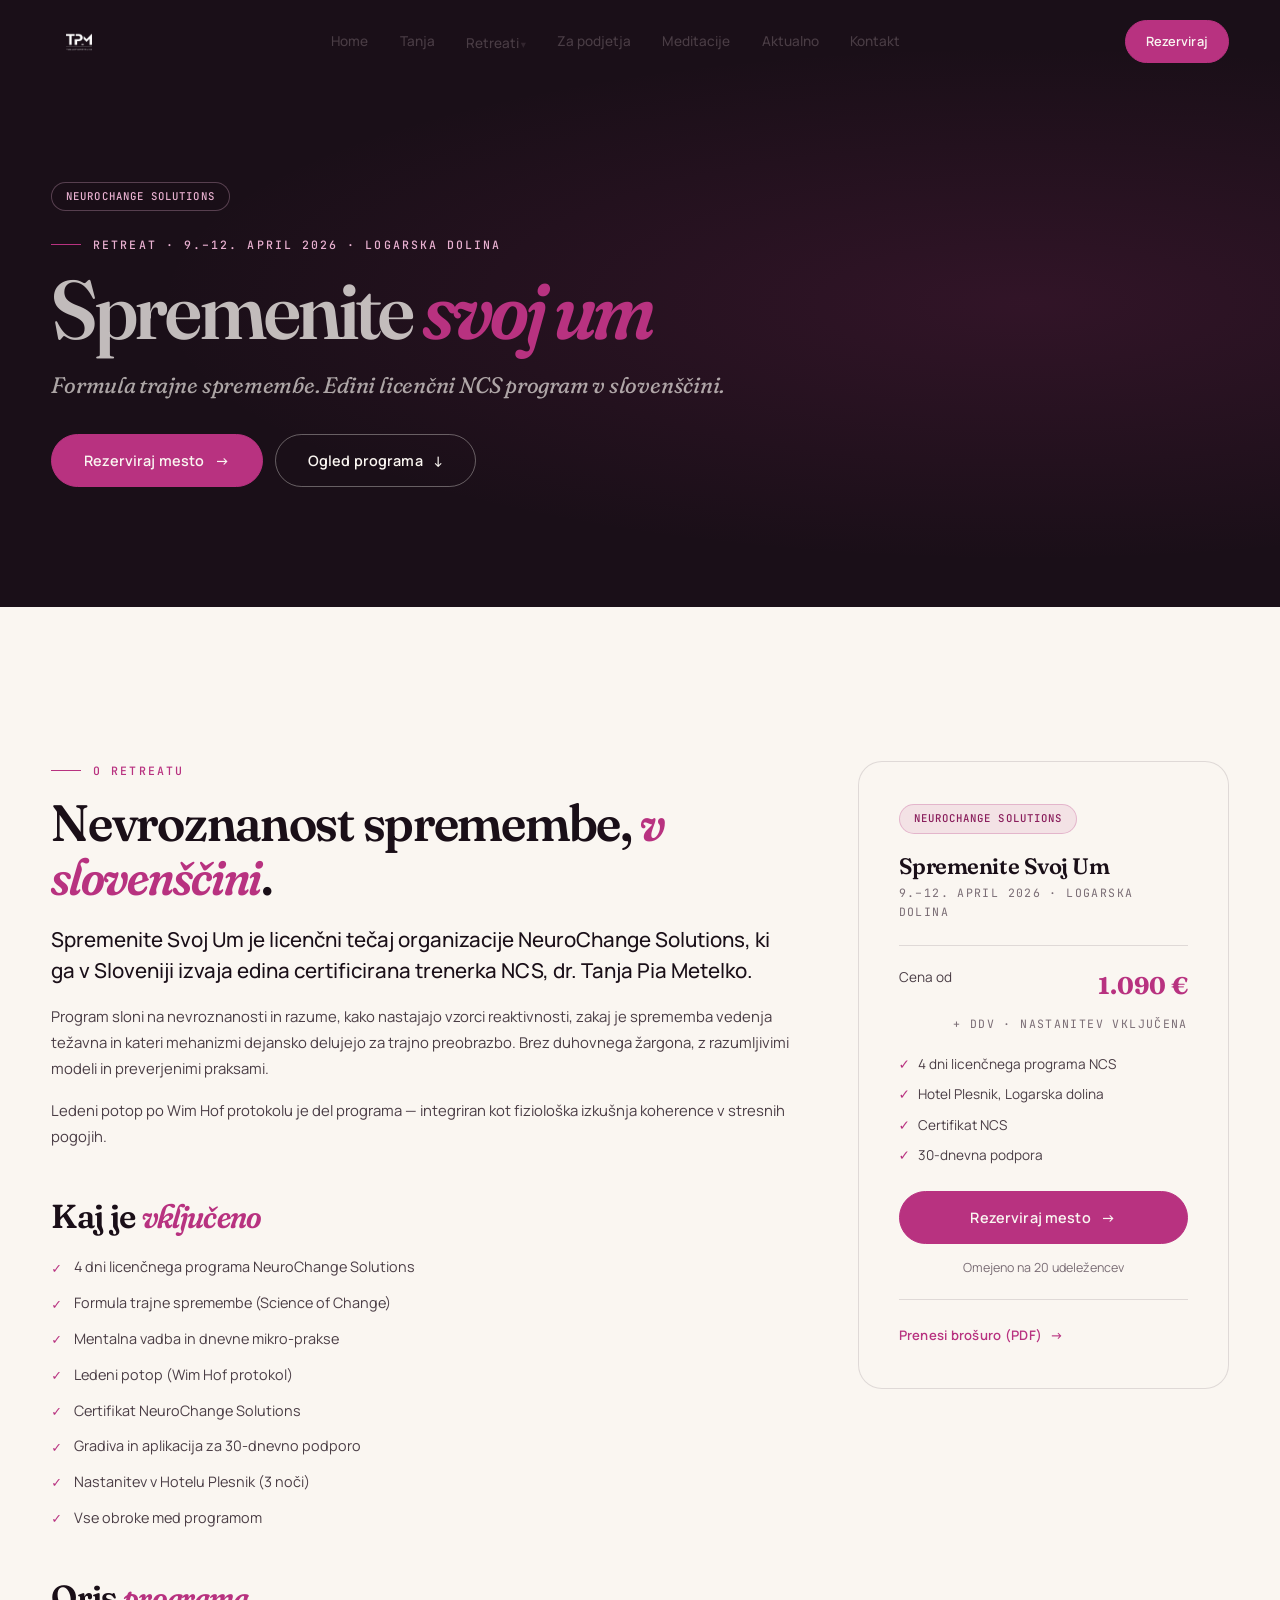
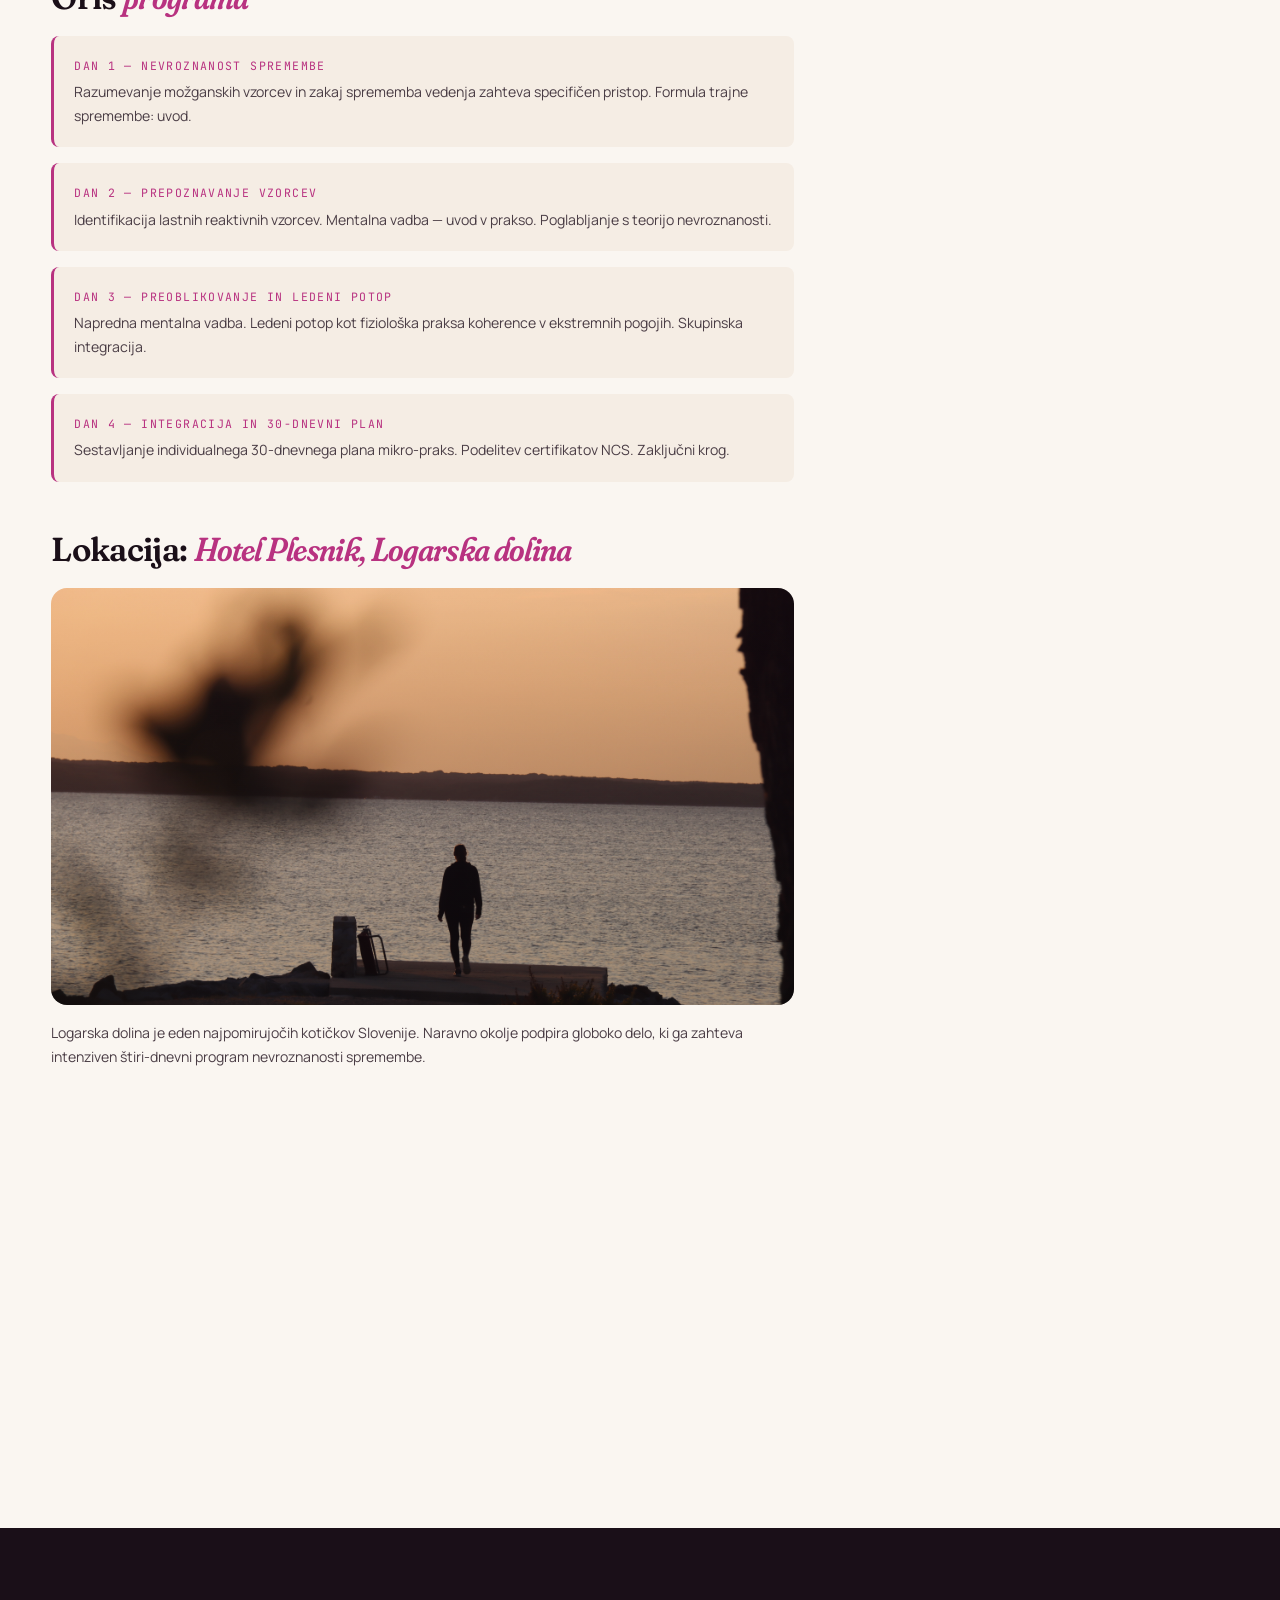
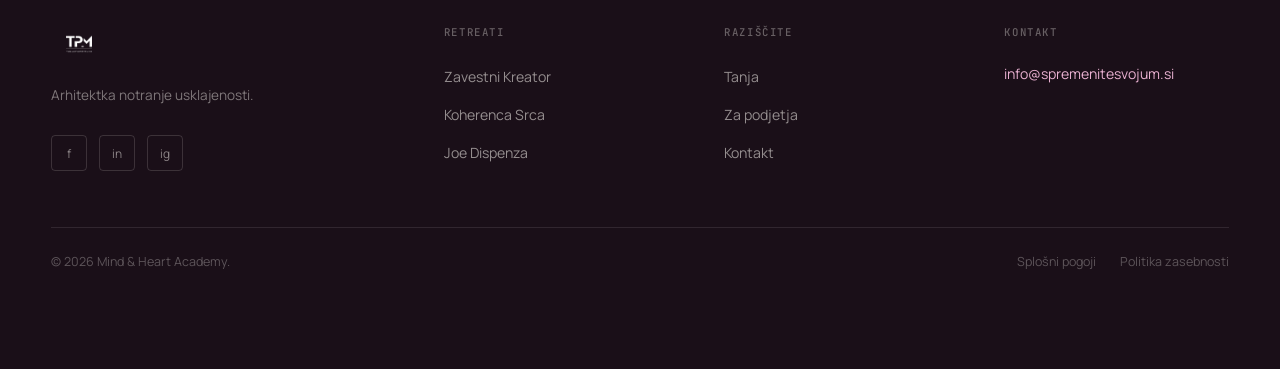
<file: retreati/spremenite-svoj-um.html>
<!DOCTYPE html>
<html lang="sl">
<head>
  <meta charset="UTF-8">
  <meta name="viewport" content="width=device-width, initial-scale=1.0">
  <title>Spremenite Svoj Um — NCS Retreat 2026 · Dr. Tanja Pia Metelko</title>
  <meta name="description" content="Štiridnevni licenčni tečaj dr. Joeja Dispenze (NeuroChange Solutions) v Logarski dolini. Formula trajne spremembe, mentalna vadba, ledeni potop. Certifikat NCS.">
  <link rel="canonical" href="https://spremenitesvojum.si/retreati/spremenite-svoj-um.html">
  <meta property="og:title" content="Spremenite Svoj Um — NCS Retreat 2026">
  <meta property="og:locale" content="sl_SI">
  <link rel="icon" type="image/svg+xml" href="../assets/favicon.svg">
  <link rel="preconnect" href="https://fonts.googleapis.com">
  <link rel="preconnect" href="https://fonts.gstatic.com" crossorigin>
  <link href="https://fonts.googleapis.com/css2?family=Fraunces:ital,opsz,wght,SOFT@0,9..144,300..900,0..100;1,9..144,300..900,0..100&family=Manrope:wght@300;400;500;600;700&family=JetBrains+Mono:wght@400;500&display=swap" rel="stylesheet">
  <link rel="stylesheet" href="../css/reset.css">
  <link rel="stylesheet" href="../css/variables.css">
  <link rel="stylesheet" href="../css/typography.css">
  <link rel="stylesheet" href="../css/layout.css">
  <link rel="stylesheet" href="../css/components.css">
  <link rel="stylesheet" href="../css/pages.css">

  <script type="application/ld+json">
  {
    "@context": "https://schema.org",
    "@type": "Event",
    "name": "Spremenite Svoj Um — NeuroChange Solutions Retreat 2026",
    "description": "Štiridnevni licenčni tečaj NeuroChange Solutions.",
    "startDate": "2026-04-09",
    "endDate": "2026-04-12",
    "location": { "@type": "Place", "name": "Hotel Plesnik", "address": { "addressLocality": "Logarska dolina", "addressCountry": "SI" }},
    "organizer": { "@type": "Person", "name": "Dr. Tanja Pia Metelko" },
    "offers": { "@type": "Offer", "price": "1090", "priceCurrency": "EUR" }
  }
  </script>
</head>
<body>

  <a class="skip-link" href="#main">Preskoči na vsebino</a>

  <header class="site-nav" role="banner">
    <div class="site-nav__inner">
      <a href="../index.html" class="nav-logo"><img src="../public/images/TPMlogowhite.png" alt="Dr. Tanja Pia Metelko" class="nav-logo__img" height="40"></a>
      <nav class="nav-links">
        <a href="../index.html">Home</a><a href="../tanja.html">Tanja</a>
        <div class="has-dropdown">
          <a href="../retreati.html" aria-current="page">Retreati</a>
          <div class="nav-dropdown" role="menu">
            <a href="zavestni-kreator.html" role="menuitem"><span class="drop-num">01</span>Zavestni Kreator</a>
            <a href="koherenca-srca.html" role="menuitem"><span class="drop-num">02</span>Koherenca Srca</a>
            <a href="spremenite-svoj-um.html" role="menuitem"><span class="drop-num">03</span>Joe Dispenza</a>
          </div>
        </div>
        <a href="../podjetja.html">Za podjetja</a><a href="../meditacije.html">Meditacije</a>
        <a href="../aktualno.html">Aktualno</a><a href="../kontakt.html">Kontakt</a>
      </nav>
      <div class="flex items-center gap-sm">
        <a href="../kontakt.html" class="btn btn--magenta btn--sm nav-cta">Rezerviraj</a>
        <button class="nav-toggle" aria-label="Odpri meni" aria-expanded="false"><span></span><span></span><span></span></button>
      </div>
    </div>
  </header>

  <div class="mobile-menu" id="mobile-menu">
    <nav>
      <a href="../index.html">Home</a><a href="../tanja.html">Tanja</a>
      <a href="zavestni-kreator.html"><em>01</em> Zavestni Kreator</a>
      <a href="koherenca-srca.html"><em>02</em> Koherenca Srca</a>
      <a href="spremenite-svoj-um.html"><em>03</em> Joe Dispenza</a>
      <a href="../podjetja.html">Za podjetja</a><a href="../aktualno.html">Aktualno</a>
      <a href="../kontakt.html">Kontakt</a>
    </nav>
    <div class="mobile-menu__cta"><a href="../kontakt.html" class="btn btn--magenta">Rezerviraj <span class="btn__arrow">→</span></a></div>
  </div>

  <main id="main">

    <section class="retreat-page-hero" aria-label="Spremenite Svoj Um retreat">
      <div class="container" style="position:relative;z-index:2;">
        <div style="max-width:760px;">
          <p class="hero-animate" style="margin-bottom:1.5rem;"><span class="pill pill--ink" style="color:var(--magenta-soft);border-color:rgba(232,176,208,0.3);">NeuroChange Solutions</span></p>
          <p class="eyebrow hero-animate" style="color:var(--magenta-soft);">Retreat · 9.–12. april 2026 · Logarska dolina</p>
          <h1 class="hero-animate on-dark">Spremenite <em>svoj um</em></h1>
          <p class="tagline hero-animate" style="margin-top:1.25rem;color:rgba(250,246,241,0.65);">Formula trajne spremembe. Edini licenčni NCS program v slovenščini.</p>
          <div class="flex gap-sm hero-animate" style="margin-top:2rem;flex-wrap:wrap;">
            <a href="../kontakt.html" class="btn btn--magenta">Rezerviraj mesto <span class="btn__arrow">→</span></a>
            <a href="#program" class="btn btn--ghost-light">Ogled programa <span class="btn__arrow">↓</span></a>
          </div>
        </div>
      </div>
    </section>

    <section class="section-pad surface-cream" aria-label="Podrobnosti retreata">
      <div class="container">
        <div class="retreat-details-grid">
          <div>

            <div class="reveal">
              <p class="eyebrow">O retreatu</p>
              <h2>Nevroznanost spremembe, <em>v slovenščini</em>.</h2>
              <p class="lead" style="margin-top:1.25rem;">Spremenite Svoj Um je licenčni tečaj organizacije NeuroChange Solutions, ki ga v Sloveniji izvaja edina certificirana trenerka NCS, dr. Tanja Pia Metelko.</p>
              <p style="margin-top:1rem;color:var(--ink-soft);font-size:0.93rem;line-height:1.75;">Program sloni na nevroznanosti in razume, kako nastajajo vzorci reaktivnosti, zakaj je sprememba vedenja težavna in kateri mehanizmi dejansko delujejo za trajno preobrazbo. Brez duhovnega žargona, z razumljivimi modeli in preverjenimi praksami.</p>
              <p style="margin-top:1rem;color:var(--ink-soft);font-size:0.93rem;line-height:1.75;">Ledeni potop po Wim Hof protokolu je del programa — integriran kot fiziološka izkušnja koherence v stresnih pogojih.</p>
            </div>

            <div class="reveal reveal-delay-1" style="margin-top:3rem;">
              <h3>Kaj je <em>vključeno</em></h3>
              <ul class="retreat-what-included" style="margin-top:1.25rem;">
                <li>4 dni licenčnega programa NeuroChange Solutions</li>
                <li>Formula trajne spremembe (Science of Change)</li>
                <li>Mentalna vadba in dnevne mikro-prakse</li>
                <li>Ledeni potop (Wim Hof protokol)</li>
                <li>Certifikat NeuroChange Solutions</li>
                <li>Gradiva in aplikacija za 30-dnevno podporo</li>
                <li>Nastanitev v Hotelu Plesnik (3 noči)</li>
                <li>Vse obroke med programom</li>
              </ul>
            </div>

            <div class="reveal reveal-delay-1" id="program" style="margin-top:3rem;">
              <h3>Oris <em>programa</em></h3>
              <div style="margin-top:1.25rem;display:flex;flex-direction:column;gap:1rem;">
                <div style="padding:1.25rem;background:var(--cream-warm);border-radius:var(--radius-md);border-left:3px solid var(--magenta);">
                  <div class="caption" style="color:var(--magenta);margin-bottom:0.35rem;">Dan 1 — Nevroznanost spremembe</div>
                  <p style="font-size:0.88rem;color:var(--ink-soft);">Razumevanje možganskih vzorcev in zakaj sprememba vedenja zahteva specifičen pristop. Formula trajne spremembe: uvod.</p>
                </div>
                <div style="padding:1.25rem;background:var(--cream-warm);border-radius:var(--radius-md);border-left:3px solid var(--magenta);">
                  <div class="caption" style="color:var(--magenta);margin-bottom:0.35rem;">Dan 2 — Prepoznavanje vzorcev</div>
                  <p style="font-size:0.88rem;color:var(--ink-soft);">Identifikacija lastnih reaktivnih vzorcev. Mentalna vadba — uvod v prakso. Poglabljanje s teorijo nevroznanosti.</p>
                </div>
                <div style="padding:1.25rem;background:var(--cream-warm);border-radius:var(--radius-md);border-left:3px solid var(--magenta);">
                  <div class="caption" style="color:var(--magenta);margin-bottom:0.35rem;">Dan 3 — Preoblikovanje in ledeni potop</div>
                  <p style="font-size:0.88rem;color:var(--ink-soft);">Napredna mentalna vadba. Ledeni potop kot fiziološka praksa koherence v ekstremnih pogojih. Skupinska integracija.</p>
                </div>
                <div style="padding:1.25rem;background:var(--cream-warm);border-radius:var(--radius-md);border-left:3px solid var(--magenta);">
                  <div class="caption" style="color:var(--magenta);margin-bottom:0.35rem;">Dan 4 — Integracija in 30-dnevni plan</div>
                  <p style="font-size:0.88rem;color:var(--ink-soft);">Sestavljanje individualnega 30-dnevnega plana mikro-praks. Podelitev certifikatov NCS. Zaključni krog.</p>
                </div>
              </div>
            </div>

            <div class="reveal reveal-delay-2" style="margin-top:3rem;">
              <h3>Lokacija: <em>Hotel Plesnik, Logarska dolina</em></h3>
              <div class="img-wrap" style="aspect-ratio:16/9;margin-top:1.25rem;border-radius:var(--radius-lg);">
                <img src="../public/images/IMG_2072.JPG" alt="Silhueta v naravi ob sončnem zahodu — trenutek notranje tišine" loading="lazy" width="800" height="450">
                <div class="hero__visual-overlay"></div>
              </div>
              <p style="margin-top:1rem;font-size:0.88rem;color:var(--ink-soft);line-height:1.7;">Logarska dolina je eden najpomirujočih kotičkov Slovenije. Naravno okolje podpira globoko delo, ki ga zahteva intenziven štiri-dnevni program nevroznanosti spremembe.</p>
            </div>

            <div class="reveal reveal-delay-2" style="margin-top:3rem;">
              <h3>Pogosta <em>vprašanja</em></h3>
              <div class="faq-list" style="margin-top:1.25rem;">
                <div class="faq-item">
                  <button class="faq-question" aria-expanded="false">Je ledeni potop obvezen?<span class="faq-icon" aria-hidden="true">+</span></button>
                  <div class="faq-answer"><div class="faq-answer__inner"><p>Ledeni potop je del programa in priporočen, ni pa obvezen. Udeleženec se odloči glede na svoje zdravstveno stanje. Pred retreatom dobite navodila za pripravo.</p></div></div>
                </div>
                <div class="faq-item">
                  <button class="faq-question" aria-expanded="false">Ali gre za Dispensov program?<span class="faq-icon" aria-expanded="false">+</span></button>
                  <div class="faq-answer"><div class="faq-answer__inner"><p>Program temelji na metodologiji NeuroChange Solutions, ki jo je razvila organizacija dr. Joeja Dispenze. Tanja je licenčna trenerka NCS in program izvaja po licenčnih smernicah.</p></div></div>
                </div>
                <div class="faq-item">
                  <button class="faq-question" aria-expanded="false">Kaj pridobim po retreatu?<span class="faq-icon" aria-hidden="true">+</span></button>
                  <div class="faq-answer"><div class="faq-answer__inner"><p>Uradni certifikat NCS, priročnik in dostop do 30-dnevne online skupnosti z vodenimi praksami in podporo Tanje.</p></div></div>
                </div>
              </div>
            </div>

          </div>

          <!-- Sticky booking card -->
          <div>
            <div class="retreat-sticky-card">
              <div style="margin-bottom:1.25rem;"><span class="pill pill--magenta">NeuroChange Solutions</span></div>
              <h3 style="font-size:1.4rem;margin-bottom:0.25rem;">Spremenite Svoj Um</h3>
              <p class="caption" style="margin-bottom:1.5rem;">9.–12. april 2026 · Logarska dolina</p>
              <div style="border-top:1px solid var(--line);padding-top:1.25rem;margin-bottom:1.25rem;">
                <div style="display:flex;justify-content:space-between;margin-bottom:0.5rem;">
                  <span style="font-size:0.85rem;color:var(--ink-soft);">Cena od</span>
                  <span style="font-family:var(--font-display);font-size:1.5rem;font-weight:700;color:var(--magenta);font-variation-settings:'opsz' 24,'SOFT' 30;">1.090 €</span>
                </div>
                <p class="caption" style="text-align:right;color:var(--ink-light);">+ DDV · nastanitev vključena</p>
              </div>
              <div style="display:flex;flex-direction:column;gap:0.5rem;margin-bottom:1.5rem;font-size:0.85rem;color:var(--ink-soft);">
                <div style="display:flex;gap:0.5rem;"><span style="color:var(--magenta);">✓</span> 4 dni licenčnega programa NCS</div>
                <div style="display:flex;gap:0.5rem;"><span style="color:var(--magenta);">✓</span> Hotel Plesnik, Logarska dolina</div>
                <div style="display:flex;gap:0.5rem;"><span style="color:var(--magenta);">✓</span> Certifikat NCS</div>
                <div style="display:flex;gap:0.5rem;"><span style="color:var(--magenta);">✓</span> 30-dnevna podpora</div>
              </div>
              <a href="../kontakt.html" class="btn btn--magenta" style="width:100%;justify-content:center;">Rezerviraj mesto <span class="btn__arrow">→</span></a>
              <p style="font-size:0.78rem;color:var(--ink-light);text-align:center;margin-top:0.875rem;">Omejeno na 20 udeležencev</p>
              <div style="border-top:1px solid var(--line);margin-top:1.25rem;padding-top:1.25rem;">
                <a href="#" class="arrow-link" style="font-size:0.82rem;justify-content:center;">Prenesi brošuro (PDF) <span class="arrow">→</span></a>
              </div>
            </div>
          </div>

        </div>
      </div>
    </section>

  </main>

  <footer class="site-footer" role="contentinfo">
    <div class="container">
      <div class="footer-grid">
        <div class="footer-brand"><a href="../index.html" class="nav-logo"><img src="../public/images/TPMlogowhite.png" alt="Dr. Tanja Pia Metelko" class="nav-logo__img" height="44"></a><p class="footer-brand__mission">Arhitektka notranje usklajenosti.</p><div class="footer-social"><a href="#" aria-label="Facebook">f</a><a href="#" aria-label="LinkedIn">in</a><a href="#" aria-label="Instagram">ig</a></div></div>
        <div class="footer-col"><div class="footer-col__title">Retreati</div><ul><li><a href="zavestni-kreator.html">Zavestni Kreator</a></li><li><a href="koherenca-srca.html">Koherenca Srca</a></li><li><a href="spremenite-svoj-um.html">Joe Dispenza</a></li></ul></div>
        <div class="footer-col"><div class="footer-col__title">Raziščite</div><ul><li><a href="../tanja.html">Tanja</a></li><li><a href="../podjetja.html">Za podjetja</a></li><li><a href="../kontakt.html">Kontakt</a></li></ul></div>
        <div class="footer-col"><div class="footer-col__title">Kontakt</div><div class="footer-contact-item"><a href="mailto:info@spremenitesvojum.si" style="color:var(--magenta-soft)">info@spremenitesvojum.si</a></div></div>
      </div>
      <div class="footer-bottom"><p class="footer-bottom__copy">© 2026 Mind &amp; Heart Academy.</p><div class="footer-bottom__legal"><a href="#">Splošni pogoji</a><a href="#">Politika zasebnosti</a></div></div>
    </div>
  </footer>

  <script src="../js/nav.js" defer></script>
  <script src="../js/reveal.js" defer></script>
  <script src="../js/forms.js" defer></script>
</body>
</html>
</file>
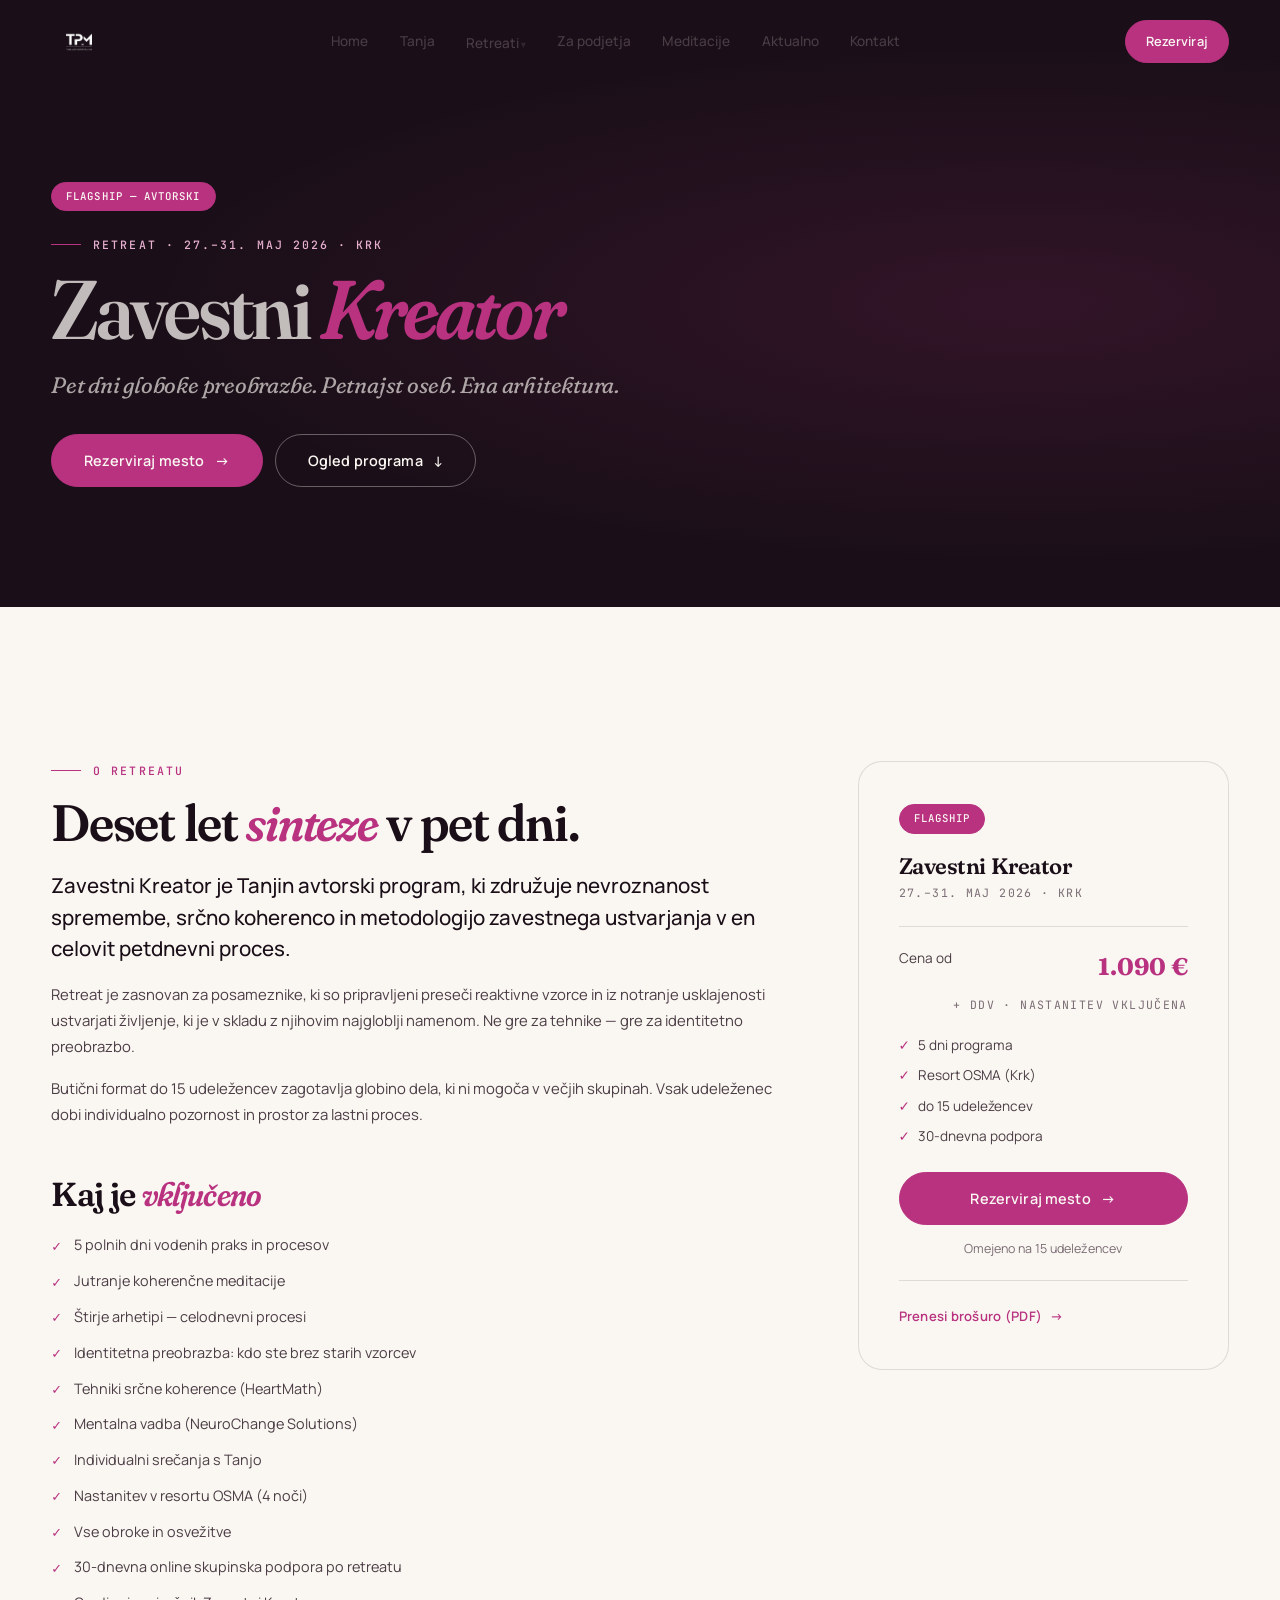
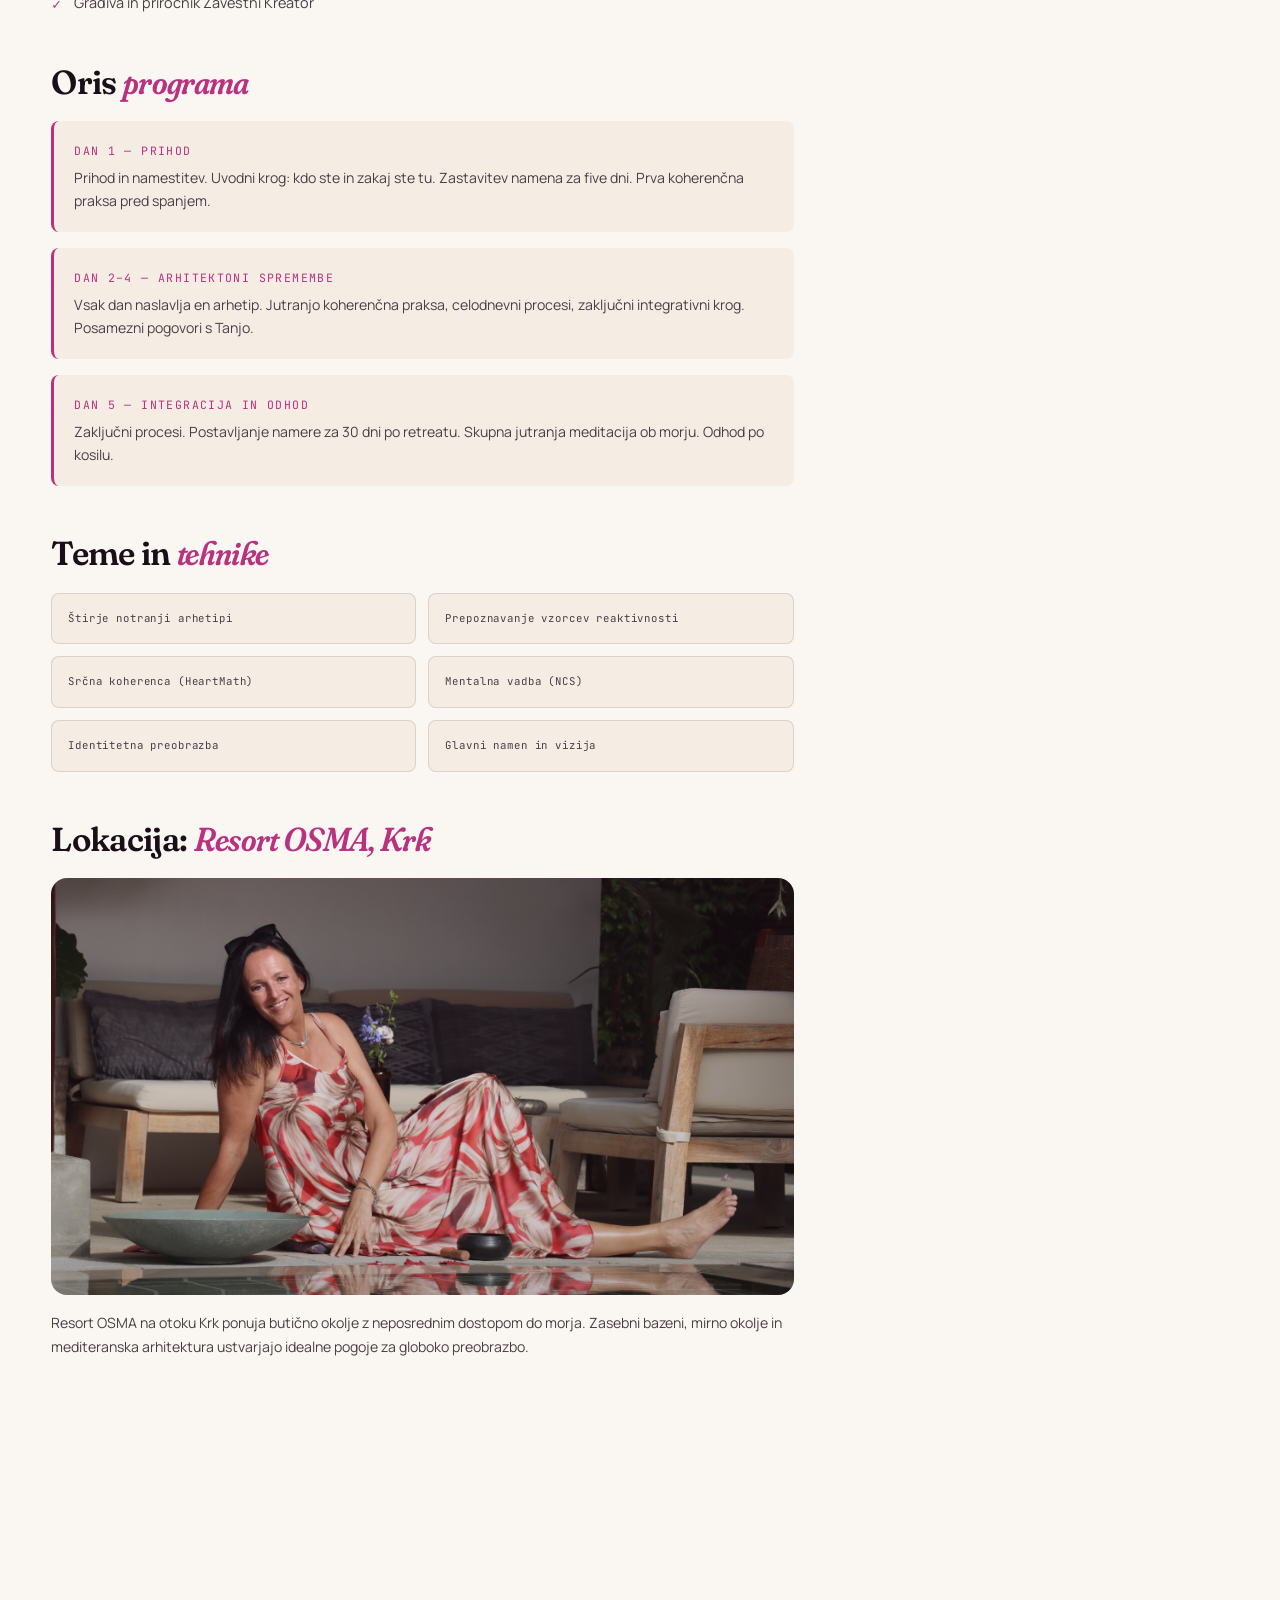
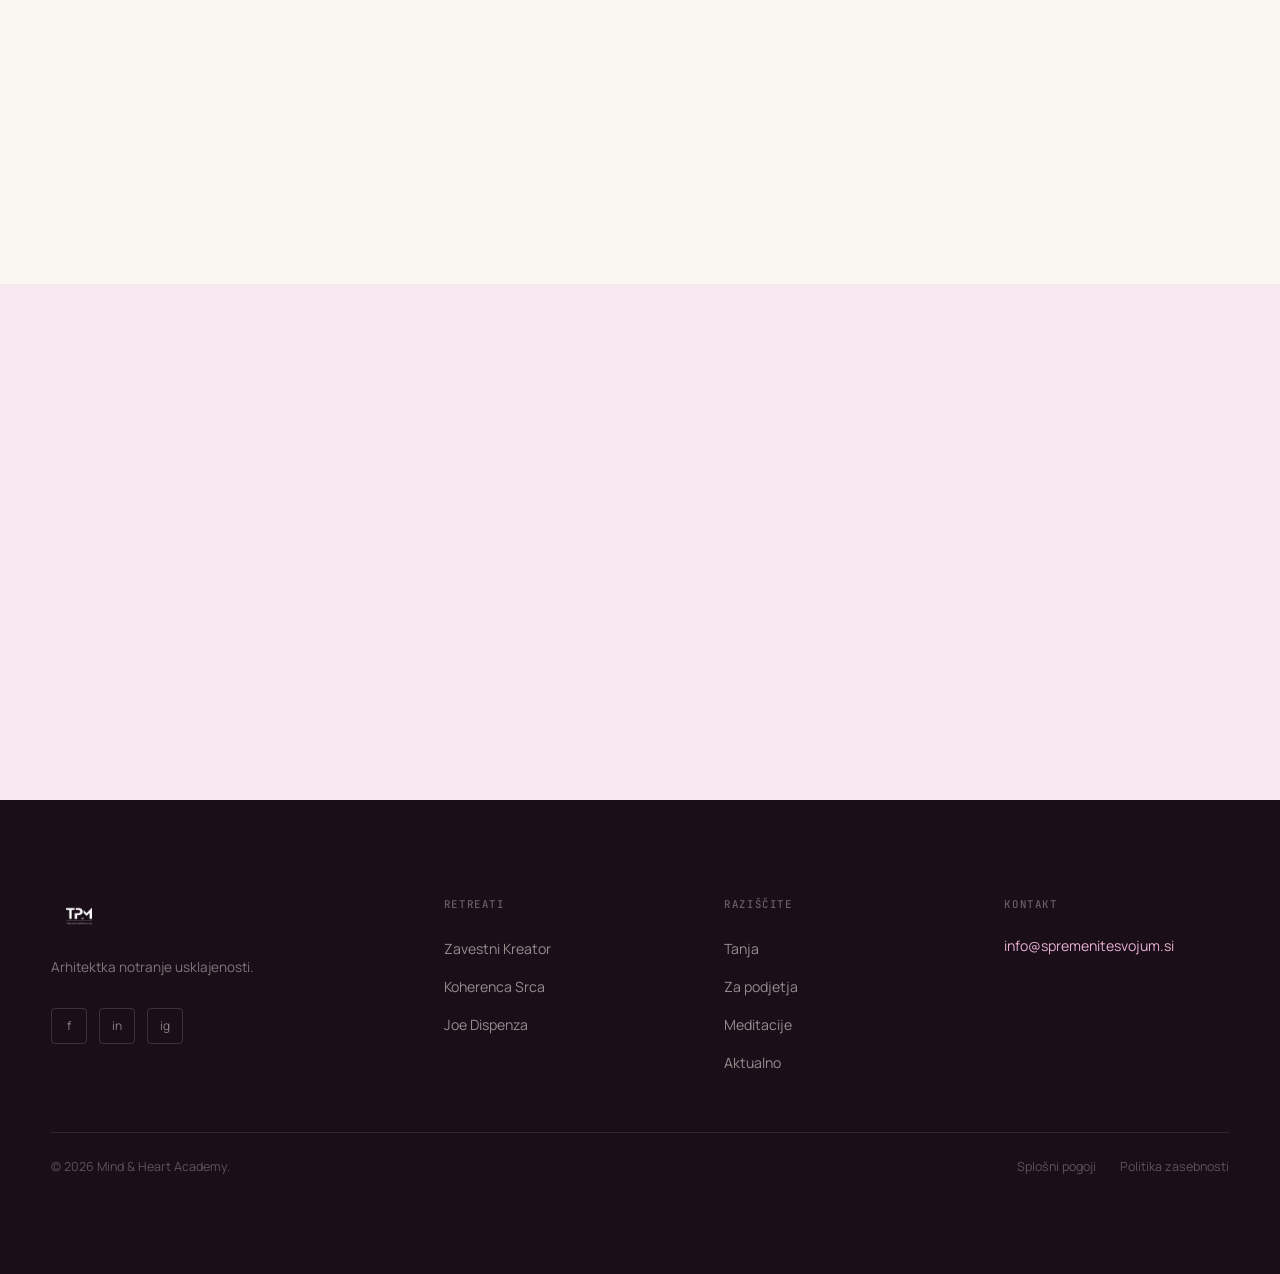
<file: retreati/zavestni-kreator.html>
<!DOCTYPE html>
<html lang="sl">
<head>
  <meta charset="UTF-8">
  <meta name="viewport" content="width=device-width, initial-scale=1.0">
  <title>Zavestni Kreator — Retreat 2026 · Dr. Tanja Pia Metelko</title>
  <meta name="description" content="Petdnevni butični retreat za 15 oseb na otoku Krk. Tanjina avtorska sinteza identitetne preobrazbe: nevroznanost, srčna koherenca, zavestno ustvarjanje.">
  <link rel="canonical" href="https://spremenitesvojum.si/retreati/zavestni-kreator.html">
  <meta property="og:title" content="Zavestni Kreator — Retreat 2026">
  <meta property="og:locale" content="sl_SI">
  <link rel="icon" type="image/svg+xml" href="../assets/favicon.svg">
  <link rel="preconnect" href="https://fonts.googleapis.com">
  <link rel="preconnect" href="https://fonts.gstatic.com" crossorigin>
  <link href="https://fonts.googleapis.com/css2?family=Fraunces:ital,opsz,wght,SOFT@0,9..144,300..900,0..100;1,9..144,300..900,0..100&family=Manrope:wght@300;400;500;600;700&family=JetBrains+Mono:wght@400;500&display=swap" rel="stylesheet">
  <link rel="stylesheet" href="../css/reset.css">
  <link rel="stylesheet" href="../css/variables.css">
  <link rel="stylesheet" href="../css/typography.css">
  <link rel="stylesheet" href="../css/layout.css">
  <link rel="stylesheet" href="../css/components.css">
  <link rel="stylesheet" href="../css/pages.css">

  <script type="application/ld+json">
  {
    "@context": "https://schema.org",
    "@type": "Event",
    "name": "Zavestni Kreator — Retreat 2026",
    "description": "Petdnevni butični retreat za 15 oseb. Avtorska sinteza identitetne preobrazbe.",
    "startDate": "2026-05-27",
    "endDate": "2026-05-31",
    "location": { "@type": "Place", "name": "Resort OSMA", "address": { "addressLocality": "Krk", "addressCountry": "HR" }},
    "organizer": { "@type": "Person", "name": "Dr. Tanja Pia Metelko" },
    "offers": { "@type": "Offer", "price": "1090", "priceCurrency": "EUR" }
  }
  </script>
</head>
<body>

  <a class="skip-link" href="#main">Preskoči na vsebino</a>

  <header class="site-nav" role="banner">
    <div class="site-nav__inner">
      <a href="../index.html" class="nav-logo"><img src="../public/images/TPMlogowhite.png" alt="Dr. Tanja Pia Metelko" class="nav-logo__img" height="40"></a>
      <nav class="nav-links">
        <a href="../index.html">Home</a><a href="../tanja.html">Tanja</a>
        <div class="has-dropdown">
          <a href="../retreati.html" aria-current="page">Retreati</a>
          <div class="nav-dropdown" role="menu">
            <a href="zavestni-kreator.html" role="menuitem"><span class="drop-num">01</span>Zavestni Kreator</a>
            <a href="koherenca-srca.html" role="menuitem"><span class="drop-num">02</span>Koherenca Srca</a>
            <a href="spremenite-svoj-um.html" role="menuitem"><span class="drop-num">03</span>Joe Dispenza</a>
          </div>
        </div>
        <a href="../podjetja.html">Za podjetja</a><a href="../meditacije.html">Meditacije</a>
        <a href="../aktualno.html">Aktualno</a><a href="../kontakt.html">Kontakt</a>
      </nav>
      <div class="flex items-center gap-sm">
        <a href="../kontakt.html" class="btn btn--magenta btn--sm nav-cta">Rezerviraj</a>
        <button class="nav-toggle" aria-label="Odpri meni" aria-expanded="false"><span></span><span></span><span></span></button>
      </div>
    </div>
  </header>

  <div class="mobile-menu" id="mobile-menu">
    <nav>
      <a href="../index.html">Home</a><a href="../tanja.html">Tanja</a>
      <a href="zavestni-kreator.html"><em>01</em> Zavestni Kreator</a>
      <a href="koherenca-srca.html"><em>02</em> Koherenca Srca</a>
      <a href="spremenite-svoj-um.html"><em>03</em> Joe Dispenza</a>
      <a href="../podjetja.html">Za podjetja</a><a href="../meditacije.html">Meditacije</a>
      <a href="../aktualno.html">Aktualno</a><a href="../kontakt.html">Kontakt</a>
    </nav>
    <div class="mobile-menu__cta"><a href="../kontakt.html" class="btn btn--magenta">Rezerviraj mesto <span class="btn__arrow">→</span></a></div>
  </div>

  <main id="main">

    <!-- HERO -->
    <section class="retreat-page-hero" aria-label="Zavestni Kreator retreat">
      <div class="container" style="position: relative; z-index: 2;">
        <div style="max-width: 760px;">
          <p class="hero-animate" style="margin-bottom: 1.5rem;">
            <span class="pill pill--magenta-solid">FLAGSHIP — AVTORSKI</span>
          </p>
          <p class="eyebrow hero-animate" style="color: var(--magenta-soft);">Retreat · 27.–31. maj 2026 · KRK</p>
          <h1 class="hero-animate on-dark">Zavestni <em>Kreator</em></h1>
          <p class="tagline hero-animate" style="margin-top: 1.25rem; color: rgba(250,246,241,0.65);">
            Pet dni globoke preobrazbe. Petnajst oseb. Ena arhitektura.
          </p>
          <div class="flex gap-sm hero-animate" style="margin-top: 2rem; flex-wrap: wrap;">
            <a href="../kontakt.html" class="btn btn--magenta">Rezerviraj mesto <span class="btn__arrow">→</span></a>
            <a href="#program" class="btn btn--ghost-light">Ogled programa <span class="btn__arrow">↓</span></a>
          </div>
        </div>
      </div>
    </section>

    <!-- MAIN CONTENT -->
    <section class="section-pad surface-cream" aria-label="Podrobnosti retreata">
      <div class="container">
        <div class="retreat-details-grid">

          <!-- Left: details -->
          <div>

            <!-- About -->
            <div class="reveal">
              <p class="eyebrow">O retreatu</p>
              <h2>Deset let <em>sinteze</em> v pet dni.</h2>
              <p class="lead" style="margin-top: 1.25rem;">
                Zavestni Kreator je Tanjin avtorski program, ki združuje nevroznanost spremembe, srčno koherenco in metodologijo zavestnega ustvarjanja v en celovit petdnevni proces.
              </p>
              <p style="margin-top: 1rem; color: var(--ink-soft); font-size: 0.93rem; line-height: 1.75;">
                Retreat je zasnovan za posameznike, ki so pripravljeni preseči reaktivne vzorce in iz notranje usklajenosti ustvarjati življenje, ki je v skladu z njihovim najgloblji namenom. Ne gre za tehnike — gre za identitetno preobrazbo.
              </p>
              <p style="margin-top: 1rem; color: var(--ink-soft); font-size: 0.93rem; line-height: 1.75;">
                Butični format do 15 udeležencev zagotavlja globino dela, ki ni mogoča v večjih skupinah. Vsak udeleženec dobi individualno pozornost in prostor za lastni proces.
              </p>
            </div>

            <!-- What's included -->
            <div class="reveal reveal-delay-1" style="margin-top: 3rem;">
              <h3>Kaj je <em>vključeno</em></h3>
              <ul class="retreat-what-included" style="margin-top: 1.25rem;">
                <li>5 polnih dni vodenih praks in procesov</li>
                <li>Jutranje koherenčne meditacije</li>
                <li>Štirje arhetipi — celodnevni procesi</li>
                <li>Identitetna preobrazba: kdo ste brez starih vzorcev</li>
                <li>Tehniki srčne koherence (HeartMath)</li>
                <li>Mentalna vadba (NeuroChange Solutions)</li>
                <li>Individualni srečanja s Tanjo</li>
                <li>Nastanitev v resortu OSMA (4 noči)</li>
                <li>Vse obroke in osvežitve</li>
                <li>30-dnevna online skupinska podpora po retreatu</li>
                <li>Gradiva in priročnik Zavestni Kreator</li>
              </ul>
            </div>

            <!-- Daily schedule -->
            <div class="reveal reveal-delay-1" id="program" style="margin-top: 3rem;">
              <h3>Oris <em>programa</em></h3>
              <div style="margin-top: 1.25rem; display: flex; flex-direction: column; gap: 1rem;">
                <div style="padding: 1.25rem; background: var(--cream-warm); border-radius: var(--radius-md); border-left: 3px solid var(--magenta);">
                  <div class="caption" style="color: var(--magenta); margin-bottom: 0.35rem;">Dan 1 — Prihod</div>
                  <p style="font-size: 0.88rem; color: var(--ink-soft);">Prihod in namestitev. Uvodni krog: kdo ste in zakaj ste tu. Zastavitev namena za five dni. Prva koherenčna praksa pred spanjem.</p>
                </div>
                <div style="padding: 1.25rem; background: var(--cream-warm); border-radius: var(--radius-md); border-left: 3px solid var(--magenta);">
                  <div class="caption" style="color: var(--magenta); margin-bottom: 0.35rem;">Dan 2–4 — Arhitektoni spremembe</div>
                  <p style="font-size: 0.88rem; color: var(--ink-soft);">Vsak dan naslavlja en arhetip. Jutranjo koherenčna praksa, celodnevni procesi, zaključni integrativni krog. Posamezni pogovori s Tanjo.</p>
                </div>
                <div style="padding: 1.25rem; background: var(--cream-warm); border-radius: var(--radius-md); border-left: 3px solid var(--magenta);">
                  <div class="caption" style="color: var(--magenta); margin-bottom: 0.35rem;">Dan 5 — Integracija in odhod</div>
                  <p style="font-size: 0.88rem; color: var(--ink-soft);">Zaključni procesi. Postavljanje namere za 30 dni po retreatu. Skupna jutranja meditacija ob morju. Odhod po kosilu.</p>
                </div>
              </div>
            </div>

            <!-- Themes -->
            <div class="reveal reveal-delay-2" style="margin-top: 3rem;">
              <h3>Teme in <em>tehnike</em></h3>
              <div class="grid grid-2" style="margin-top: 1.25rem; gap: 0.75rem;">
                <div class="pillar-card__tools" style="color: var(--ink-soft); background: var(--cream-warm); padding: 1rem; border-radius: var(--radius-md); border: 1px solid var(--line);">
                  Štirje notranji arhetipi
                </div>
                <div class="pillar-card__tools" style="color: var(--ink-soft); background: var(--cream-warm); padding: 1rem; border-radius: var(--radius-md); border: 1px solid var(--line);">
                  Prepoznavanje vzorcev reaktivnosti
                </div>
                <div class="pillar-card__tools" style="color: var(--ink-soft); background: var(--cream-warm); padding: 1rem; border-radius: var(--radius-md); border: 1px solid var(--line);">
                  Srčna koherenca (HeartMath)
                </div>
                <div class="pillar-card__tools" style="color: var(--ink-soft); background: var(--cream-warm); padding: 1rem; border-radius: var(--radius-md); border: 1px solid var(--line);">
                  Mentalna vadba (NCS)
                </div>
                <div class="pillar-card__tools" style="color: var(--ink-soft); background: var(--cream-warm); padding: 1rem; border-radius: var(--radius-md); border: 1px solid var(--line);">
                  Identitetna preobrazba
                </div>
                <div class="pillar-card__tools" style="color: var(--ink-soft); background: var(--cream-warm); padding: 1rem; border-radius: var(--radius-md); border: 1px solid var(--line);">
                  Glavni namen in vizija
                </div>
              </div>
            </div>

            <!-- Location -->
            <div class="reveal reveal-delay-2" style="margin-top: 3rem;">
              <h3>Lokacija: <em>Resort OSMA, Krk</em></h3>
              <div class="img-wrap" style="aspect-ratio: 16/9; margin-top: 1.25rem; border-radius: var(--radius-lg);">
                <img
                  src="../public/images/IMG_4273.JPG"
                  alt="Dr. Tanja Pia Metelko na lokaciji retreata Zavestni Kreator"
                  loading="lazy"
                  width="800"
                  height="450">
                <div class="hero__visual-overlay"></div>
              </div>
              <p style="margin-top: 1rem; font-size: 0.88rem; color: var(--ink-soft); line-height: 1.7;">
                Resort OSMA na otoku Krk ponuja butično okolje z neposrednim dostopom do morja. Zasebni bazeni, mirno okolje in mediteranska arhitektura ustvarjajo idealne pogoje za globoko preobrazbo.
              </p>
            </div>

            <!-- FAQ -->
            <div class="reveal reveal-delay-2" style="margin-top: 3rem;">
              <h3>Pogosta <em>vprašanja</em></h3>
              <div class="faq-list" style="margin-top: 1.25rem;">

                <div class="faq-item">
                  <button class="faq-question" aria-expanded="false">
                    Za koga je retreat primeren?
                    <span class="faq-icon" aria-hidden="true">+</span>
                  </button>
                  <div class="faq-answer">
                    <div class="faq-answer__inner">
                      <p>Za posameznike, ki so pripravljeni na globoko osebno preobrazbo. Ni predznanja potrebnega. Primeren je tako za tiste, ki se prvič srečujejo s tovrstnim delom, kot za izkušene praktike, ki iščejo naslednji korak.</p>
                    </div>
                  </div>
                </div>

                <div class="faq-item">
                  <button class="faq-question" aria-expanded="false">
                    Kaj je vključeno v ceno?
                    <span class="faq-icon" aria-hidden="true">+</span>
                  </button>
                  <div class="faq-answer">
                    <div class="faq-answer__inner">
                      <p>Nastanitev (4 noči v resortu OSMA), vsi obroki in osvežitve med programom, gradiva in priročnik, 30-dnevna online podpora po retreatu. Prevoz ni vključen.</p>
                    </div>
                  </div>
                </div>

                <div class="faq-item">
                  <button class="faq-question" aria-expanded="false">
                    Koliko mest je še prostih?
                    <span class="faq-icon" aria-hidden="true">+</span>
                  </button>
                  <div class="faq-answer">
                    <div class="faq-answer__inner">
                      <p>Retreat je omejen na 15 udeležencev. Za aktualno razpoložljivost nas kontaktirajte.</p>
                    </div>
                  </div>
                </div>

                <div class="faq-item">
                  <button class="faq-question" aria-expanded="false">
                    Kakšna je politika odpovedi?
                    <span class="faq-icon" aria-hidden="true">+</span>
                  </button>
                  <div class="faq-answer">
                    <div class="faq-answer__inner">
                      <p>Odpoved do 60 dni pred retreatom: celotno povračilo minus administrativni stroški (50 €). Odpoved 30–60 dni: 50% povračilo. Manj kot 30 dni: ni povračila, možno prenesenje na naslednji termin.</p>
                    </div>
                  </div>
                </div>

              </div>
            </div>

          </div>

          <!-- Right: sticky booking card -->
          <div>
            <div class="retreat-sticky-card">
              <div class="pill pill--magenta-solid" style="align-self: flex-start; margin-bottom: 1.25rem;">FLAGSHIP</div>
              <h3 style="font-size: 1.4rem; margin-bottom: 0.25rem;">Zavestni Kreator</h3>
              <p class="caption" style="margin-bottom: 1.5rem;">27.–31. maj 2026 · KRK</p>
              <div style="border-top: 1px solid var(--line); padding-top: 1.25rem; margin-bottom: 1.25rem;">
                <div style="display: flex; justify-content: space-between; margin-bottom: 0.5rem;">
                  <span style="font-size: 0.85rem; color: var(--ink-soft);">Cena od</span>
                  <span style="font-family: var(--font-display); font-size: 1.5rem; font-weight: 700; color: var(--magenta); font-variation-settings: 'opsz' 24, 'SOFT' 30;">1.090 €</span>
                </div>
                <p class="caption" style="text-align: right; color: var(--ink-light);">+ DDV · nastanitev vključena</p>
              </div>
              <div style="display: flex; flex-direction: column; gap: 0.5rem; margin-bottom: 1.5rem; font-size: 0.85rem; color: var(--ink-soft);">
                <div style="display: flex; gap: 0.5rem;"><span style="color: var(--magenta);">✓</span> 5 dni programa</div>
                <div style="display: flex; gap: 0.5rem;"><span style="color: var(--magenta);">✓</span> Resort OSMA (Krk)</div>
                <div style="display: flex; gap: 0.5rem;"><span style="color: var(--magenta);">✓</span> do 15 udeležencev</div>
                <div style="display: flex; gap: 0.5rem;"><span style="color: var(--magenta);">✓</span> 30-dnevna podpora</div>
              </div>
              <a href="../kontakt.html" class="btn btn--magenta" style="width: 100%; justify-content: center;">
                Rezerviraj mesto <span class="btn__arrow">→</span>
              </a>
              <p style="font-size: 0.78rem; color: var(--ink-light); text-align: center; margin-top: 0.875rem;">
                Omejeno na 15 udeležencev
              </p>
              <div style="border-top: 1px solid var(--line); margin-top: 1.25rem; padding-top: 1.25rem;">
                <a href="#" class="arrow-link" style="font-size: 0.82rem; justify-content: center;">
                  Prenesi brošuro (PDF) <span class="arrow">→</span>
                </a>
              </div>
            </div>
          </div>

        </div>
      </div>
    </section>

    <!-- TANJA AS FACILITATOR -->
    <section class="section-pad--sm surface-cream-pink" aria-label="Tanja kot voditeljica">
      <div class="container">
        <div class="two-col" style="align-items: center; max-width: 900px; margin-inline: auto;">
          <div class="reveal">
            <p class="eyebrow">Voditeljica</p>
            <h2>Tanja vodi z <em>izkušnjo</em>, ne le z znanjem.</h2>
            <p style="margin-top: 1rem; font-size: 0.93rem; color: var(--ink-soft); line-height: 1.7;">
              Tanja je sama prešla pot, ki jo vodi udeležence. Zavestni Kreator ni le metodologija — je Tanjino lastno živeto spoznanje, distilirano v pet dni intenzivne prakse.
            </p>
            <a href="../tanja.html" class="arrow-link" style="margin-top: 1.5rem;">
              Spoznajte Tanjo <span class="arrow">→</span>
            </a>
          </div>
          <div class="reveal reveal-delay-1">
            <div style="padding: clamp(24px,3vw,36px); background: var(--cream); border: 1px solid var(--line); border-radius: var(--radius-lg);">
              <div class="cred-tags">
                <span class="pill pill--magenta">NCS Certified Trainer</span>
                <span class="pill pill--magenta">HeartMath Certified</span>
                <span class="pill pill--ink">21 retreatov</span>
                <span class="pill pill--ink">25.000+ udeležencev</span>
              </div>
            </div>
          </div>
        </div>
      </div>
    </section>

  </main>

  <footer class="site-footer" role="contentinfo">
    <div class="container">
      <div class="footer-grid">
        <div class="footer-brand"><a href="../index.html" class="nav-logo"><img src="../public/images/TPMlogowhite.png" alt="Dr. Tanja Pia Metelko" class="nav-logo__img" height="44"></a><p class="footer-brand__mission">Arhitektka notranje usklajenosti.</p><div class="footer-social"><a href="#" aria-label="Facebook">f</a><a href="#" aria-label="LinkedIn">in</a><a href="#" aria-label="Instagram">ig</a></div></div>
        <div class="footer-col"><div class="footer-col__title">Retreati</div><ul><li><a href="zavestni-kreator.html">Zavestni Kreator</a></li><li><a href="koherenca-srca.html">Koherenca Srca</a></li><li><a href="spremenite-svoj-um.html">Joe Dispenza</a></li></ul></div>
        <div class="footer-col"><div class="footer-col__title">Raziščite</div><ul><li><a href="../tanja.html">Tanja</a></li><li><a href="../podjetja.html">Za podjetja</a></li><li><a href="../meditacije.html">Meditacije</a></li><li><a href="../aktualno.html">Aktualno</a></li></ul></div>
        <div class="footer-col"><div class="footer-col__title">Kontakt</div><div class="footer-contact-item"><a href="mailto:info@spremenitesvojum.si" style="color:var(--magenta-soft)">info@spremenitesvojum.si</a></div></div>
      </div>
      <div class="footer-bottom"><p class="footer-bottom__copy">© 2026 Mind &amp; Heart Academy.</p><div class="footer-bottom__legal"><a href="#">Splošni pogoji</a><a href="#">Politika zasebnosti</a></div></div>
    </div>
  </footer>

  <script src="../js/nav.js" defer></script>
  <script src="../js/reveal.js" defer></script>
  <script src="../js/forms.js" defer></script>
</body>
</html>
</file>
<file: css/variables.css>
/* ============================================
   VARIABLES — Design Tokens
   ============================================ */

:root {
  /* ─── SURFACES ─── */
  --cream:       #FAF6F1;
  --cream-warm:  #F5EDE4;
  --cream-pink:  #F7E8F0;
  --blush:       #E8D4C8;

  /* ─── ACCENT ─── */
  --magenta:      #B83280;
  --magenta-deep: #8A1E5C;
  --magenta-soft: #E8B0D0;

  /* ─── INK ─── */
  --ink:       #1A0F18;
  --ink-soft:  #4A3D45;
  --ink-light: #7A6D75;

  /* ─── LINES ─── */
  --line:        rgba(26, 15, 24, 0.12);
  --line-strong: rgba(26, 15, 24, 0.24);

  /* ─── FONTS ─── */
  --font-display: 'Fraunces', Georgia, serif;
  --font-body:    'Manrope', system-ui, sans-serif;
  --font-mono:    'JetBrains Mono', 'Courier New', monospace;

  /* ─── LAYOUT ─── */
  --container:     1320px;
  --gutter:        clamp(20px, 4vw, 56px);
  --section-pad:   clamp(80px, 12vw, 160px);

  /* ─── RADIUS ─── */
  --radius-sm:  4px;
  --radius-md:  8px;
  --radius-lg:  16px;
  --radius-xl:  24px;
  --radius-pill: 999px;

  /* ─── TRANSITIONS ─── */
  --ease-out:   cubic-bezier(0.22, 1, 0.36, 1);
  --ease-in:    cubic-bezier(0.64, 0, 0.78, 0);
  --dur-fast:   160ms;
  --dur-base:   280ms;
  --dur-slow:   460ms;
  --dur-reveal: 700ms;

  /* ─── SHADOWS ─── */
  --shadow-sm:  0 1px 4px rgba(26, 15, 24, 0.08);
  --shadow-md:  0 4px 16px rgba(26, 15, 24, 0.12);
  --shadow-lg:  0 12px 40px rgba(26, 15, 24, 0.16);
  --shadow-magenta: 0 8px 32px rgba(184, 50, 128, 0.24);
}
</file>
<file: css/typography.css>
/* ============================================
   TYPOGRAPHY — Scale, Styles, Utilities
   ============================================ */

/* ─── BASE ─── */
body {
  font-family: var(--font-body);
  font-size: 1.05rem;
  line-height: 1.65;
  color: var(--ink);
  background-color: var(--cream);
}

/* ─── DISPLAY / HEADINGS ─── */
h1, h2, h3, h4, h5, h6 {
  font-family: var(--font-display);
  font-weight: 600;
  line-height: 1.05;
  letter-spacing: -0.02em;
  color: var(--ink);
}

.h1, h1 {
  font-size: clamp(3rem, 6.5vw, 6.2rem);
  line-height: 0.96;
  letter-spacing: -0.035em;
  font-variation-settings: 'opsz' 144, 'SOFT' 30;
}

.h2, h2 {
  font-size: clamp(2rem, 4vw, 3.6rem);
  line-height: 1.05;
  letter-spacing: -0.025em;
  font-variation-settings: 'opsz' 72, 'SOFT' 40;
}

.h3, h3 {
  font-size: clamp(1.6rem, 2.6vw, 2.4rem);
  line-height: 1.15;
  letter-spacing: -0.02em;
  font-variation-settings: 'opsz' 36, 'SOFT' 50;
}

.h4, h4 {
  font-size: clamp(1.2rem, 1.8vw, 1.6rem);
  line-height: 1.25;
  letter-spacing: -0.015em;
  font-variation-settings: 'opsz' 24, 'SOFT' 60;
}

/* ─── SIGNATURE MOVE: italic em in magenta ─── */
h1 em, h2 em, h3 em, .h1 em, .h2 em, .h3 em {
  font-style: italic;
  color: var(--magenta);
  font-variation-settings: 'opsz' 144, 'SOFT' 80;
}

/* ─── EYEBROW LABELS ─── */
.eyebrow {
  font-family: var(--font-mono);
  font-size: 0.72rem;
  font-weight: 500;
  letter-spacing: 0.18em;
  text-transform: uppercase;
  color: var(--magenta);
  display: flex;
  align-items: center;
  gap: 12px;
  margin-bottom: 1rem;
}

.eyebrow::before {
  content: '';
  display: block;
  width: 30px;
  height: 1px;
  background: var(--magenta);
  flex-shrink: 0;
}

.eyebrow--no-line::before {
  display: none;
}

/* ─── BODY TEXT VARIANTS ─── */
.lead {
  font-size: clamp(1.1rem, 1.6vw, 1.3rem);
  line-height: 1.55;
  font-weight: 500;
  color: var(--ink);
}

.body-soft {
  color: var(--ink-soft);
}

.caption {
  font-family: var(--font-mono);
  font-size: 0.72rem;
  letter-spacing: 0.12em;
  text-transform: uppercase;
  color: var(--ink-light);
}

/* ─── TAGLINE ─── */
.tagline {
  font-family: var(--font-display);
  font-style: italic;
  font-size: clamp(1.1rem, 1.8vw, 1.4rem);
  font-variation-settings: 'opsz' 36, 'SOFT' 80;
  line-height: 1.4;
  color: var(--ink-soft);
  letter-spacing: -0.01em;
}

/* ─── LARGE DECORATIVE TEXT ─── */
.deco-text {
  font-family: var(--font-display);
  font-style: italic;
  font-size: clamp(8rem, 22vw, 20rem);
  font-variation-settings: 'opsz' 144, 'SOFT' 100;
  line-height: 0.85;
  color: var(--magenta);
  opacity: 0.07;
  pointer-events: none;
  user-select: none;
  white-space: nowrap;
  letter-spacing: -0.05em;
}

/* ─── MONO NUMBERS ─── */
.num-label {
  font-family: var(--font-mono);
  font-size: 0.72rem;
  font-weight: 500;
  letter-spacing: 0.14em;
  color: var(--magenta);
  opacity: 0.7;
}

/* ─── ON DARK SURFACES ─── */
.on-dark {
  color: rgba(250, 246, 241, 0.75);
}

.on-dark h1, .on-dark h2, .on-dark h3, .on-dark h4,
.on-dark .h1, .on-dark .h2, .on-dark .h3 {
  color: var(--cream);
}

.on-dark h1 em, .on-dark h2 em, .on-dark h3 em {
  color: var(--magenta-soft);
}

.on-dark .eyebrow {
  color: var(--magenta-soft);
}

.on-dark .eyebrow::before {
  background: var(--magenta-soft);
}

.on-dark p, .on-dark .body-soft {
  color: rgba(250, 246, 241, 0.7);
}

.on-dark .lead {
  color: rgba(250, 246, 241, 0.9);
}

.on-dark .tagline {
  color: rgba(250, 246, 241, 0.65);
}

/* ─── LINKS ─── */
.text-link {
  color: var(--magenta);
  font-weight: 500;
  position: relative;
  display: inline-flex;
  align-items: center;
  gap: 6px;
}

.text-link::after {
  content: '';
  position: absolute;
  bottom: -1px;
  left: 0;
  right: 0;
  height: 1px;
  background: var(--magenta);
  transform: scaleX(0);
  transform-origin: left;
  transition: transform var(--dur-base) var(--ease-out);
}

.text-link:hover::after {
  transform: scaleX(1);
}

.arrow-link {
  font-family: var(--font-body);
  font-size: 0.9rem;
  font-weight: 600;
  letter-spacing: 0.02em;
  color: var(--magenta);
  display: inline-flex;
  align-items: center;
  gap: 8px;
  transition: gap var(--dur-base) var(--ease-out);
}

.arrow-link .arrow {
  transition: transform var(--dur-base) var(--ease-out);
  display: inline-block;
}

.arrow-link:hover .arrow {
  transform: translateX(5px);
}

.on-dark .arrow-link {
  color: var(--magenta-soft);
}
</file>
<file: css/layout.css>
/* ============================================
   LAYOUT — Grid, Containers, Sections
   ============================================ */

/* ─── SKIP LINK ─── */
.skip-link {
  position: fixed;
  top: -100%;
  left: 1rem;
  z-index: 9999;
  background: var(--magenta);
  color: var(--cream);
  padding: 0.5rem 1.25rem;
  border-radius: var(--radius-pill);
  font-family: var(--font-body);
  font-size: 0.9rem;
  font-weight: 600;
  transition: top var(--dur-fast);
}

.skip-link:focus {
  top: 1rem;
}

/* ─── CONTAINER ─── */
.container {
  width: 100%;
  max-width: var(--container);
  margin-inline: auto;
  padding-inline: var(--gutter);
}

.container--narrow {
  max-width: 860px;
}

.container--wide {
  max-width: 1480px;
}

/* ─── SECTIONS ─── */
section {
  position: relative;
}

.section-pad {
  padding-block: var(--section-pad);
}

.section-pad--sm {
  padding-block: clamp(48px, 7vw, 100px);
}

.section-pad--lg {
  padding-block: clamp(100px, 16vw, 200px);
}

/* ─── SECTION SURFACES ─── */
.surface-cream      { background-color: var(--cream); }
.surface-cream-warm { background-color: var(--cream-warm); }
.surface-cream-pink { background-color: var(--cream-pink); }
.surface-ink        { background-color: var(--ink); color: rgba(250, 246, 241, 0.75); }

/* ─── GRID UTILITIES ─── */
.grid {
  display: grid;
  gap: var(--gutter);
}

.grid-2 { grid-template-columns: 1fr; }
.grid-3 { grid-template-columns: 1fr; }
.grid-4 { grid-template-columns: 1fr; }

@media (min-width: 768px) {
  .grid-2 { grid-template-columns: repeat(2, 1fr); }
  .grid-4 { grid-template-columns: repeat(2, 1fr); }
}

@media (min-width: 1024px) {
  .grid-3 { grid-template-columns: repeat(3, 1fr); }
  .grid-4 { grid-template-columns: repeat(4, 1fr); }
}

/* ─── FLEX UTILITIES ─── */
.flex        { display: flex; }
.flex-col    { flex-direction: column; }
.items-center { align-items: center; }
.items-start  { align-items: flex-start; }
.justify-between { justify-content: space-between; }
.gap-sm      { gap: 0.75rem; }
.gap-md      { gap: 1.5rem; }
.gap-lg      { gap: 2.5rem; }

/* ─── SECTION HEADER UTILITY ─── */
.section-header {
  margin-bottom: clamp(40px, 6vw, 80px);
}

.section-header--center {
  text-align: center;
  max-width: 760px;
  margin-inline: auto;
  margin-bottom: clamp(40px, 6vw, 80px);
}

.section-header--split {
  display: grid;
  grid-template-columns: 1fr;
  gap: 2rem;
  margin-bottom: clamp(40px, 6vw, 80px);
}

@media (min-width: 1024px) {
  .section-header--split {
    grid-template-columns: 1fr 1fr;
    align-items: end;
  }
}

/* ─── SECTION DIVIDER ─── */
.section-rule {
  border: none;
  border-top: 1px solid var(--line);
}

.section-rule--strong {
  border-color: var(--line-strong);
}

/* ─── HERO LAYOUT ─── */
.hero {
  min-height: 100svh;
  display: grid;
  grid-template-columns: 1fr;
  position: relative;
  overflow: hidden;
}

@media (min-width: 1024px) {
  .hero {
    grid-template-columns: 1fr 1fr;
  }
}

.hero__content {
  display: flex;
  flex-direction: column;
  justify-content: center;
  padding-block: clamp(120px, 18vw, 200px);
  padding-inline: var(--gutter);
  padding-left: max(var(--gutter), calc((100vw - var(--container)) / 2 + var(--gutter)));
  position: relative;
  z-index: 2;
}

.hero__visual {
  position: relative;
  overflow: hidden;
  min-height: 56vw;
}

@media (min-width: 1024px) {
  .hero__visual {
    min-height: auto;
  }
}

.hero__visual img {
  width: 100%;
  height: 100%;
  object-fit: cover;
  filter: contrast(0.95) saturate(0.9);
}

.hero__visual-overlay {
  position: absolute;
  inset: 0;
  background: linear-gradient(180deg, rgba(184, 50, 128, 0.06) 0%, rgba(26, 15, 24, 0.22) 100%);
  pointer-events: none;
}

.hero__visual-caption {
  position: absolute;
  bottom: 2rem;
  left: 2rem;
  right: 2rem;
  display: flex;
  justify-content: space-between;
  align-items: flex-end;
  gap: 1rem;
}

/* ─── TWO-COLUMN CONTENT ─── */
.two-col {
  display: grid;
  grid-template-columns: 1fr;
  gap: clamp(40px, 6vw, 80px);
  align-items: center;
}

@media (min-width: 1024px) {
  .two-col {
    grid-template-columns: 1fr 1fr;
  }

  .two-col--wide-left {
    grid-template-columns: 5fr 4fr;
  }

  .two-col--wide-right {
    grid-template-columns: 4fr 5fr;
  }
}

/* ─── IMAGE WRAPPER ─── */
.img-wrap {
  position: relative;
  overflow: hidden;
  border-radius: var(--radius-lg);
}

.img-wrap img {
  width: 100%;
  height: 100%;
  object-fit: cover;
  filter: contrast(0.95) saturate(0.9);
  display: block;
}

.img-wrap--portrait {
  aspect-ratio: 4 / 5;
}

.img-wrap--landscape {
  aspect-ratio: 16 / 9;
}

.img-label {
  position: absolute;
  top: 1.5rem;
  left: 1.5rem;
  background: rgba(250, 246, 241, 0.92);
  backdrop-filter: blur(8px);
  -webkit-backdrop-filter: blur(8px);
  padding: 0.35rem 0.85rem;
  border-radius: var(--radius-pill);
}

/* ─── REVEAL ANIMATIONS ─── */
.reveal {
  opacity: 0;
  transform: translateY(30px);
  transition: opacity var(--dur-reveal) var(--ease-out),
              transform var(--dur-reveal) var(--ease-out);
}

.reveal.is-visible {
  opacity: 1;
  transform: translateY(0);
}

.reveal-delay-1 { transition-delay: 100ms; }
.reveal-delay-2 { transition-delay: 200ms; }
.reveal-delay-3 { transition-delay: 300ms; }
.reveal-delay-4 { transition-delay: 400ms; }
.reveal-delay-5 { transition-delay: 500ms; }

/* ─── DECORATIVE OVERFLOW ELEMENT ─── */
.deco-overflow {
  position: absolute;
  right: -5vw;
  bottom: -2rem;
  pointer-events: none;
  overflow: hidden;
  z-index: 0;
  line-height: 1;
}

/* ─── STATS STRIP ─── */
.stats-strip {
  border-top: 1px solid var(--line);
  border-bottom: 1px solid var(--line);
  padding-block: clamp(28px, 4vw, 48px);
}

.stats-strip__inner {
  display: grid;
  grid-template-columns: repeat(2, 1fr);
  gap: clamp(20px, 4vw, 0px);
}

@media (min-width: 768px) {
  .stats-strip__inner {
    grid-template-columns: repeat(4, 1fr);
  }
}

.stat-item {
  text-align: center;
  padding-inline: 1rem;
  position: relative;
}

.stat-item + .stat-item::before {
  content: '';
  position: absolute;
  left: 0;
  top: 10%;
  height: 80%;
  width: 1px;
  background: var(--line);
}

.stat-item__number {
  font-family: var(--font-display);
  font-size: clamp(2.4rem, 4.5vw, 4rem);
  font-weight: 700;
  line-height: 1;
  color: var(--magenta);
  font-variation-settings: 'opsz' 72, 'SOFT' 20;
  margin-bottom: 0.5rem;
}

.stat-item__label {
  font-family: var(--font-body);
  font-size: 0.82rem;
  line-height: 1.4;
  color: var(--ink-soft);
  max-width: 160px;
  margin-inline: auto;
}
</file>
<file: css/components.css>
/* ============================================
   COMPONENTS — Nav, Buttons, Cards, Forms
   ============================================ */

/* ─── NAVIGATION ─── */
.site-nav {
  position: fixed;
  top: 0;
  left: 0;
  right: 0;
  z-index: 100;
  transition: background var(--dur-base) var(--ease-out),
              box-shadow var(--dur-base) var(--ease-out);
  padding-block: 1.25rem;
}

.site-nav.is-scrolled {
  background: rgba(250, 246, 241, 0.92);
  backdrop-filter: blur(16px);
  -webkit-backdrop-filter: blur(16px);
  box-shadow: 0 1px 0 var(--line);
  padding-block: 0.875rem;
}

.site-nav__inner {
  display: flex;
  align-items: center;
  justify-content: space-between;
  gap: 2rem;
  max-width: var(--container);
  margin-inline: auto;
  padding-inline: var(--gutter);
}

/* Logo */
.nav-logo {
  display: flex;
  align-items: center;
  gap: 10px;
  flex-shrink: 0;
}

.nav-logo__img {
  height: 40px;
  width: auto;
  display: block;
}

.nav-logo__img--light {
  mix-blend-mode: multiply;
}

.nav-logo__mark {
  width: 28px;
  height: 28px;
  background: var(--magenta);
  border-radius: 6px;
  flex-shrink: 0;
  position: relative;
}

.nav-logo__mark::before {
  content: '';
  position: absolute;
  inset: 6px;
  border: 1.5px solid var(--cream);
  border-radius: 2px;
}

.nav-logo__text {
  font-family: var(--font-display);
  font-size: 0.95rem;
  font-weight: 600;
  letter-spacing: -0.01em;
  color: var(--ink);
  font-variation-settings: 'opsz' 18, 'SOFT' 60;
  line-height: 1.2;
  transition: color var(--dur-fast);
}

.nav-logo__text span {
  display: block;
  font-family: var(--font-mono);
  font-size: 0.6rem;
  font-weight: 400;
  letter-spacing: 0.12em;
  text-transform: uppercase;
  color: var(--ink-light);
  font-style: normal;
}

/* Desktop nav links */
.nav-links {
  display: none;
  align-items: center;
  gap: 0.25rem;
}

@media (min-width: 1024px) {
  .nav-links {
    display: flex;
  }
}

.nav-links a {
  font-family: var(--font-body);
  font-size: 0.85rem;
  font-weight: 500;
  color: var(--ink-soft);
  padding: 0.5rem 0.85rem;
  border-radius: var(--radius-sm);
  transition: color var(--dur-fast), background var(--dur-fast);
  position: relative;
}

.nav-links a:hover {
  color: var(--ink);
  background: rgba(26, 15, 24, 0.05);
}

.nav-links .has-dropdown {
  position: relative;
}

.nav-links .has-dropdown > a::after {
  content: ' ▾';
  font-size: 0.65rem;
  opacity: 0.5;
}

.nav-dropdown {
  position: absolute;
  top: calc(100% + 8px);
  left: 0;
  min-width: 220px;
  background: var(--cream);
  border: 1px solid var(--line);
  border-radius: var(--radius-md);
  box-shadow: var(--shadow-lg);
  padding: 0.5rem;
  opacity: 0;
  pointer-events: none;
  transform: translateY(8px);
  transition: opacity var(--dur-base) var(--ease-out),
              transform var(--dur-base) var(--ease-out);
}

.has-dropdown:hover .nav-dropdown,
.has-dropdown:focus-within .nav-dropdown {
  opacity: 1;
  pointer-events: all;
  transform: translateY(0);
}

.nav-dropdown a {
  display: block;
  font-size: 0.85rem;
  padding: 0.6rem 0.875rem;
  border-radius: var(--radius-sm);
  color: var(--ink-soft);
  transition: background var(--dur-fast), color var(--dur-fast);
}

.nav-dropdown a:hover {
  background: var(--cream-warm);
  color: var(--ink);
}

.nav-dropdown a .drop-num {
  font-family: var(--font-mono);
  font-size: 0.62rem;
  color: var(--magenta);
  margin-right: 0.5rem;
  opacity: 0.8;
}

/* Nav CTA */
.nav-cta {
  display: none;
}

@media (min-width: 1024px) {
  .nav-cta {
    display: block;
  }
}

/* Mobile toggle */
.nav-toggle {
  display: flex;
  flex-direction: column;
  gap: 5px;
  padding: 0.5rem;
  border-radius: var(--radius-sm);
  transition: background var(--dur-fast);
}

@media (min-width: 1024px) {
  .nav-toggle {
    display: none;
  }
}

.nav-toggle:hover {
  background: rgba(26, 15, 24, 0.06);
}

.nav-toggle span {
  display: block;
  width: 22px;
  height: 1.5px;
  background: var(--ink);
  border-radius: 1px;
  transition: transform var(--dur-base) var(--ease-out),
              opacity var(--dur-base);
}

.nav-toggle.is-open span:nth-child(1) {
  transform: translateY(6.5px) rotate(45deg);
}

.nav-toggle.is-open span:nth-child(2) {
  opacity: 0;
  transform: scaleX(0);
}

.nav-toggle.is-open span:nth-child(3) {
  transform: translateY(-6.5px) rotate(-45deg);
}

/* Mobile menu */
.mobile-menu {
  position: fixed;
  inset: 0;
  background: var(--cream);
  z-index: 99;
  overflow-y: auto;
  padding: 6rem var(--gutter) 3rem;
  transform: translateX(100%);
  transition: transform var(--dur-slow) var(--ease-out);
}

.mobile-menu.is-open {
  transform: translateX(0);
}

.mobile-menu nav a {
  display: block;
  font-family: var(--font-display);
  font-size: clamp(1.8rem, 5vw, 2.6rem);
  font-variation-settings: 'opsz' 48, 'SOFT' 40;
  font-weight: 500;
  color: var(--ink);
  padding-block: 0.75rem;
  border-bottom: 1px solid var(--line);
  transition: color var(--dur-fast);
}

.mobile-menu nav a:hover {
  color: var(--magenta);
}

.mobile-menu nav a em {
  font-style: italic;
  color: var(--magenta);
}

.mobile-menu__cta {
  margin-top: 2.5rem;
}

/* ─── BUTTONS ─── */
.btn {
  display: inline-flex;
  align-items: center;
  justify-content: center;
  gap: 10px;
  font-family: var(--font-body);
  font-size: 0.9rem;
  font-weight: 600;
  letter-spacing: 0.01em;
  padding: 0.875rem 2rem;
  border-radius: var(--radius-pill);
  transition: transform var(--dur-base) var(--ease-out),
              box-shadow var(--dur-base) var(--ease-out),
              background var(--dur-fast),
              color var(--dur-fast),
              border-color var(--dur-fast);
  white-space: nowrap;
  cursor: pointer;
}

.btn:hover {
  transform: translateY(-2px);
}

.btn__arrow {
  transition: transform var(--dur-base) var(--ease-out);
}

.btn:hover .btn__arrow {
  transform: translateX(4px);
}

/* Primary — dark ink */
.btn--primary {
  background: var(--ink);
  color: var(--cream);
  border: 1.5px solid var(--ink);
}

.btn--primary:hover {
  background: var(--magenta-deep);
  border-color: var(--magenta-deep);
  box-shadow: var(--shadow-magenta);
}

/* Secondary — outline */
.btn--outline {
  background: transparent;
  color: var(--ink);
  border: 1.5px solid var(--ink-soft);
}

.btn--outline:hover {
  border-color: var(--ink);
  background: rgba(26, 15, 24, 0.05);
}

/* Magenta */
.btn--magenta {
  background: var(--magenta);
  color: var(--cream);
  border: 1.5px solid var(--magenta);
}

.btn--magenta:hover {
  background: var(--magenta-deep);
  border-color: var(--magenta-deep);
  box-shadow: var(--shadow-magenta);
}

/* Ghost on dark */
.btn--ghost-light {
  background: transparent;
  color: var(--cream);
  border: 1.5px solid rgba(250, 246, 241, 0.35);
}

.btn--ghost-light:hover {
  background: rgba(250, 246, 241, 0.1);
  border-color: rgba(250, 246, 241, 0.65);
}

/* Small */
.btn--sm {
  font-size: 0.8rem;
  padding: 0.625rem 1.25rem;
}

/* ─── PILLS / TAGS ─── */
.pill {
  display: inline-flex;
  align-items: center;
  gap: 6px;
  padding: 0.3rem 0.875rem;
  border-radius: var(--radius-pill);
  font-family: var(--font-mono);
  font-size: 0.67rem;
  font-weight: 500;
  letter-spacing: 0.1em;
  text-transform: uppercase;
  border: 1px solid;
}

.pill--magenta {
  background: rgba(184, 50, 128, 0.1);
  color: var(--magenta-deep);
  border-color: rgba(184, 50, 128, 0.25);
}

.pill--magenta-solid {
  background: var(--magenta);
  color: var(--cream);
  border-color: var(--magenta);
}

.pill--ink {
  background: rgba(26, 15, 24, 0.07);
  color: var(--ink-soft);
  border-color: var(--line);
}

.pill--pulse {
  color: var(--magenta-deep);
  border-color: rgba(184, 50, 128, 0.25);
  background: rgba(184, 50, 128, 0.08);
}

.pill--pulse .pill-dot {
  width: 6px;
  height: 6px;
  background: var(--magenta);
  border-radius: 50%;
  animation: pulse 2s ease-in-out infinite;
}

.on-dark .pill--pulse,
.akademija-card .pill--pulse,
.meditacije-hero .pill--pulse,
.retreat-page-hero .pill--pulse {
  color: var(--magenta-soft);
  border-color: rgba(232, 176, 208, 0.35);
  background: rgba(184, 50, 128, 0.18);
}

@keyframes pulse {
  0%, 100% { opacity: 1; transform: scale(1); }
  50%       { opacity: 0.5; transform: scale(0.7); }
}

/* Credential tags row */
.cred-tags {
  display: flex;
  flex-wrap: wrap;
  gap: 0.5rem;
  margin-top: 1.5rem;
}

/* ─── THREE-PILLAR CARD ─── */
.pillars-grid {
  display: grid;
  grid-template-columns: 1fr;
  border-top: 1px solid rgba(232, 176, 208, 0.2);
}

@media (min-width: 1024px) {
  .pillars-grid {
    grid-template-columns: repeat(3, 1fr);
  }
}

.pillar-card {
  padding: clamp(32px, 4vw, 56px);
  border-bottom: 1px solid rgba(232, 176, 208, 0.2);
  position: relative;
}

@media (min-width: 1024px) {
  .pillar-card {
    border-bottom: none;
    border-right: 1px solid rgba(232, 176, 208, 0.2);
  }

  .pillar-card:last-child {
    border-right: none;
  }
}

.pillar-card__num {
  font-family: var(--font-mono);
  font-size: 0.72rem;
  letter-spacing: 0.14em;
  color: var(--magenta-soft);
  margin-bottom: 1.5rem;
  opacity: 0.7;
}

.pillar-card__title {
  font-family: var(--font-display);
  font-size: clamp(1.3rem, 2vw, 1.7rem);
  font-weight: 600;
  color: var(--cream);
  font-variation-settings: 'opsz' 24, 'SOFT' 50;
  line-height: 1.2;
  margin-bottom: 0.35rem;
}

.pillar-card__sub {
  font-family: var(--font-mono);
  font-size: 0.67rem;
  letter-spacing: 0.1em;
  text-transform: uppercase;
  color: var(--magenta-soft);
  margin-bottom: 1.25rem;
  opacity: 0.7;
}

.pillar-card__desc {
  font-family: var(--font-body);
  font-size: 0.9rem;
  line-height: 1.65;
  color: rgba(250, 246, 241, 0.65);
  margin-bottom: 1.5rem;
}

.pillar-card__tools {
  font-family: var(--font-mono);
  font-size: 0.67rem;
  letter-spacing: 0.08em;
  color: rgba(232, 176, 208, 0.6);
  border-top: 1px solid rgba(232, 176, 208, 0.15);
  padding-top: 1rem;
}

/* ─── PATH CARDS (two-column) ─── */
.path-card {
  background: var(--cream-warm);
  border: 1px solid var(--line);
  border-radius: var(--radius-xl);
  padding: clamp(32px, 4vw, 56px);
  position: relative;
  overflow: hidden;
  transition: box-shadow var(--dur-base) var(--ease-out),
              transform var(--dur-base) var(--ease-out);
}

.path-card:hover {
  box-shadow: var(--shadow-lg);
  transform: translateY(-4px);
}

.path-card__features {
  list-style: none;
  margin-top: 1.5rem;
  display: flex;
  flex-direction: column;
  gap: 0.65rem;
}

.path-card__features li {
  font-size: 0.9rem;
  color: var(--ink-soft);
  display: flex;
  align-items: flex-start;
  gap: 0.75rem;
}

.path-card__features li::before {
  content: '→';
  color: var(--magenta);
  flex-shrink: 0;
  font-size: 0.8rem;
  margin-top: 0.1rem;
}

.path-card__link {
  display: inline-flex;
  align-items: center;
  gap: 8px;
  margin-top: 2rem;
  font-size: 0.9rem;
  font-weight: 600;
  color: var(--magenta);
  transition: gap var(--dur-base) var(--ease-out);
}

.path-card__link .arrow {
  transition: transform var(--dur-base) var(--ease-out);
}

.path-card__link:hover { gap: 14px; }
.path-card__link:hover .arrow { transform: translateX(4px); }

/* ─── RETREAT CARDS ─── */
.retreat-card {
  border: 1px solid var(--line);
  border-radius: var(--radius-xl);
  overflow: hidden;
  display: grid;
  grid-template-columns: 1fr;
  transition: box-shadow var(--dur-base) var(--ease-out);
}

@media (min-width: 1024px) {
  .retreat-card {
    grid-template-columns: 220px 1fr auto;
  }
}

.retreat-card:hover {
  box-shadow: var(--shadow-lg);
}

.retreat-card--flagship {
  background: var(--ink);
  color: rgba(250, 246, 241, 0.75);
  border-color: rgba(184, 50, 128, 0.3);
}

.retreat-card--flagship:hover {
  box-shadow: var(--shadow-magenta), var(--shadow-lg);
}

.retreat-card__meta {
  padding: clamp(24px, 3vw, 36px);
  border-bottom: 1px solid var(--line);
  display: flex;
  flex-direction: column;
  gap: 0.75rem;
}

@media (min-width: 1024px) {
  .retreat-card__meta {
    border-bottom: none;
    border-right: 1px solid var(--line);
  }
}

.retreat-card--flagship .retreat-card__meta {
  border-color: rgba(184, 50, 128, 0.2);
}

.retreat-card__date {
  font-family: var(--font-mono);
  font-size: 0.72rem;
  letter-spacing: 0.1em;
  color: var(--ink-light);
}

.retreat-card--flagship .retreat-card__date {
  color: rgba(250, 246, 241, 0.5);
}

.retreat-card__location {
  font-size: 0.82rem;
  color: var(--ink-soft);
}

.retreat-card--flagship .retreat-card__location {
  color: rgba(250, 246, 241, 0.6);
}

.retreat-card__content {
  padding: clamp(24px, 3vw, 36px);
  display: flex;
  flex-direction: column;
  justify-content: center;
}

.retreat-card__content h3 em {
  color: var(--magenta-soft);
}

.retreat-card--flagship .retreat-card__content h2,
.retreat-card--flagship .retreat-card__content h3 {
  color: var(--cream);
}

.retreat-card__desc {
  font-size: 0.9rem;
  line-height: 1.6;
  color: var(--ink-soft);
  margin-top: 0.75rem;
}

.retreat-card--flagship .retreat-card__desc {
  color: rgba(250, 246, 241, 0.6);
}

.retreat-card__action {
  padding: clamp(24px, 3vw, 36px);
  display: flex;
  flex-direction: column;
  justify-content: center;
  gap: 1rem;
  border-top: 1px solid var(--line);
}

@media (min-width: 1024px) {
  .retreat-card__action {
    border-top: none;
    border-left: 1px solid var(--line);
    min-width: 200px;
  }
}

.retreat-card--flagship .retreat-card__action {
  border-color: rgba(184, 50, 128, 0.2);
}

.retreat-card__price {
  font-family: var(--font-display);
  font-size: 1.3rem;
  font-weight: 700;
  color: var(--magenta);
  font-variation-settings: 'opsz' 24, 'SOFT' 30;
}

.retreat-card--flagship .retreat-card__price {
  color: var(--magenta-soft);
}

/* ─── TESTIMONIAL CARDS ─── */
.testimonials-grid {
  display: grid;
  grid-template-columns: 1fr;
  gap: var(--gutter);
}

@media (min-width: 768px) {
  .testimonials-grid {
    grid-template-columns: repeat(3, 1fr);
  }
}

.testimonial-card {
  padding: clamp(28px, 3.5vw, 44px);
  border: 1px solid var(--line);
  border-radius: var(--radius-xl);
  display: flex;
  flex-direction: column;
  background: var(--cream);
}

.testimonial-card--inverted {
  background: var(--ink);
  border-color: transparent;
}

.testimonial-card__quote-mark {
  font-family: var(--font-display);
  font-size: 4rem;
  line-height: 0.7;
  color: var(--magenta);
  font-variation-settings: 'opsz' 72, 'SOFT' 100;
  margin-bottom: 1rem;
  font-style: italic;
}

.testimonial-card--inverted .testimonial-card__quote-mark {
  color: var(--magenta-soft);
}

.testimonial-card__text {
  font-size: 0.92rem;
  line-height: 1.7;
  color: var(--ink-soft);
  flex: 1;
  font-style: italic;
}

.testimonial-card--inverted .testimonial-card__text {
  color: rgba(250, 246, 241, 0.7);
}

.testimonial-card__attribution {
  border-top: 1px solid var(--line);
  margin-top: 1.5rem;
  padding-top: 1.25rem;
  display: flex;
  flex-direction: column;
  gap: 0.2rem;
}

.testimonial-card--inverted .testimonial-card__attribution {
  border-color: rgba(250, 246, 241, 0.12);
}

.testimonial-card__name {
  font-weight: 600;
  font-size: 0.88rem;
  color: var(--ink);
}

.testimonial-card--inverted .testimonial-card__name {
  color: var(--cream);
}

.testimonial-card__role {
  font-family: var(--font-mono);
  font-size: 0.67rem;
  letter-spacing: 0.1em;
  text-transform: uppercase;
  color: var(--ink-light);
}

.testimonial-card--inverted .testimonial-card__role {
  color: rgba(232, 176, 208, 0.6);
}

/* ─── AKADEMIJA TEASER ─── */
.akademija-card {
  background: var(--ink);
  color: rgba(250, 246, 241, 0.75);
  border-radius: var(--radius-xl);
  padding: clamp(40px, 6vw, 72px);
  display: grid;
  grid-template-columns: 1fr;
  gap: clamp(40px, 5vw, 60px);
  position: relative;
  overflow: hidden;
}

@media (min-width: 1024px) {
  .akademija-card {
    grid-template-columns: 1fr 1fr;
    align-items: center;
  }
}

.akademija-card::before {
  content: '';
  position: absolute;
  top: -30%;
  right: -10%;
  width: 60%;
  aspect-ratio: 1;
  background: radial-gradient(circle, rgba(184, 50, 128, 0.22) 0%, transparent 70%);
  pointer-events: none;
}

.akademija-features {
  display: grid;
  grid-template-columns: 1fr 1fr;
  gap: 0.75rem;
  margin-top: 1.5rem;
}

.akademija-feature {
  display: flex;
  align-items: flex-start;
  gap: 0.5rem;
  font-size: 0.85rem;
  color: rgba(250, 246, 241, 0.65);
}

.akademija-feature::before {
  content: '—';
  color: var(--magenta-soft);
  opacity: 0.6;
  flex-shrink: 0;
  margin-top: 0.05rem;
}

/* Sign-up form card */
.signup-card {
  background: rgba(250, 246, 241, 0.06);
  border: 1px solid rgba(250, 246, 241, 0.12);
  border-radius: var(--radius-lg);
  padding: clamp(28px, 4vw, 44px);
}

.signup-card h3 {
  font-size: clamp(1.2rem, 2vw, 1.6rem);
  color: var(--cream);
  margin-bottom: 1.5rem;
}

.signup-card h3 em {
  color: var(--magenta-soft);
}

/* ─── FORMS ─── */
.form-group {
  display: flex;
  flex-direction: column;
  gap: 0.4rem;
  margin-bottom: 1rem;
}

.form-label {
  font-family: var(--font-mono);
  font-size: 0.67rem;
  letter-spacing: 0.12em;
  text-transform: uppercase;
  color: var(--ink-light);
}

.form-label--light {
  color: rgba(250, 246, 241, 0.45);
}

.form-input,
.form-select,
.form-textarea {
  width: 100%;
  background: var(--cream);
  border: 1.5px solid var(--line-strong);
  border-radius: var(--radius-md);
  padding: 0.875rem 1.125rem;
  font-family: var(--font-body);
  font-size: 0.9rem;
  color: var(--ink);
  transition: border-color var(--dur-fast), box-shadow var(--dur-fast);
  appearance: none;
}

.form-input:focus,
.form-select:focus,
.form-textarea:focus {
  border-color: var(--magenta);
  box-shadow: 0 0 0 3px rgba(184, 50, 128, 0.12);
  outline: none;
}

.form-input--dark,
.form-textarea--dark {
  background: rgba(250, 246, 241, 0.06);
  border-color: rgba(250, 246, 241, 0.15);
  color: var(--cream);
}

.form-input--dark::placeholder,
.form-textarea--dark::placeholder {
  color: rgba(250, 246, 241, 0.3);
}

.form-input--dark:focus,
.form-textarea--dark:focus {
  border-color: var(--magenta-soft);
  box-shadow: 0 0 0 3px rgba(232, 176, 208, 0.15);
}

.form-textarea {
  min-height: 130px;
  resize: vertical;
}

.form-row {
  display: grid;
  grid-template-columns: 1fr;
  gap: 1rem;
}

@media (min-width: 640px) {
  .form-row--2col {
    grid-template-columns: 1fr 1fr;
  }
}

.form-inline {
  display: flex;
  gap: 0.75rem;
  flex-wrap: wrap;
}

.form-inline .form-input {
  flex: 1;
  min-width: 200px;
  border-radius: var(--radius-pill);
}

.form-note {
  font-size: 0.77rem;
  color: var(--ink-light);
  margin-top: 0.75rem;
  text-align: center;
}

.form-note--light {
  color: rgba(250, 246, 241, 0.35);
}

/* ─── NEWSLETTER BAND ─── */
.newsletter-band {
  border-top: 1px solid var(--line);
  padding-block: clamp(56px, 7vw, 88px);
}

.newsletter-band__inner {
  display: grid;
  grid-template-columns: 1fr;
  gap: clamp(32px, 5vw, 56px);
  align-items: center;
}

@media (min-width: 1024px) {
  .newsletter-band__inner {
    grid-template-columns: 1fr 1fr;
  }
}

/* ─── FOOTER ─── */
.site-footer {
  background: var(--ink);
  color: rgba(250, 246, 241, 0.75);
  padding-block: clamp(64px, 8vw, 96px);
}

.footer-grid {
  display: grid;
  grid-template-columns: 1fr;
  gap: clamp(36px, 5vw, 56px);
}

@media (min-width: 640px) {
  .footer-grid {
    grid-template-columns: repeat(2, 1fr);
  }
}

@media (min-width: 1024px) {
  .footer-grid {
    grid-template-columns: 1.5fr 1fr 1fr 1fr;
  }
}

.footer-brand__mission {
  font-size: 0.85rem;
  line-height: 1.7;
  color: rgba(250, 246, 241, 0.45);
  margin-top: 1.25rem;
  max-width: 260px;
}

.footer-social {
  display: flex;
  gap: 0.75rem;
  margin-top: 1.75rem;
}

.footer-social a {
  width: 36px;
  height: 36px;
  border-radius: var(--radius-sm);
  border: 1px solid rgba(250, 246, 241, 0.15);
  display: grid;
  place-items: center;
  color: rgba(250, 246, 241, 0.5);
  font-size: 0.75rem;
  transition: background var(--dur-fast), color var(--dur-fast), border-color var(--dur-fast);
}

.footer-social a:hover {
  background: rgba(184, 50, 128, 0.2);
  color: var(--magenta-soft);
  border-color: rgba(184, 50, 128, 0.35);
}

.footer-col__title {
  font-family: var(--font-mono);
  font-size: 0.67rem;
  font-weight: 500;
  letter-spacing: 0.15em;
  text-transform: uppercase;
  color: rgba(250, 246, 241, 0.35);
  margin-bottom: 1.25rem;
}

.footer-col ul {
  display: flex;
  flex-direction: column;
  gap: 0.65rem;
}

.footer-col ul a {
  font-size: 0.88rem;
  color: rgba(250, 246, 241, 0.55);
  transition: color var(--dur-fast);
}

.footer-col ul a:hover {
  color: var(--cream);
}

.footer-contact-item {
  display: flex;
  align-items: flex-start;
  gap: 0.75rem;
  font-size: 0.88rem;
  color: rgba(250, 246, 241, 0.55);
  margin-bottom: 0.65rem;
}

.footer-bottom {
  border-top: 1px solid rgba(250, 246, 241, 0.1);
  margin-top: clamp(36px, 5vw, 56px);
  padding-top: 1.5rem;
  display: flex;
  flex-direction: column;
  gap: 0.75rem;
  align-items: flex-start;
}

@media (min-width: 768px) {
  .footer-bottom {
    flex-direction: row;
    align-items: center;
    justify-content: space-between;
  }
}

.footer-bottom__copy {
  font-size: 0.78rem;
  color: rgba(250, 246, 241, 0.3);
}

.footer-bottom__legal {
  display: flex;
  gap: 1.5rem;
}

.footer-bottom__legal a {
  font-size: 0.78rem;
  color: rgba(250, 246, 241, 0.3);
  transition: color var(--dur-fast);
}

.footer-bottom__legal a:hover {
  color: rgba(250, 246, 241, 0.6);
}
</file>
<file: css/pages.css>
/* ============================================
   PAGES — Page-specific styles
   ============================================ */

/* ─── TANJA PAGE ─── */
.tanja-hero {
  padding-block: clamp(120px, 16vw, 180px) clamp(64px, 8vw, 96px);
  position: relative;
  overflow: hidden;
}

.tanja-hero__grid {
  display: grid;
  grid-template-columns: 1fr;
  gap: clamp(48px, 6vw, 80px);
  align-items: end;
}

@media (min-width: 1024px) {
  .tanja-hero__grid {
    grid-template-columns: 1fr 1fr;
    align-items: center;
  }
}

.tanja-hero__role-tags {
  display: flex;
  flex-wrap: wrap;
  gap: 0.5rem;
  margin-top: 1.5rem;
}

/* Timeline */
.timeline {
  position: relative;
  padding-left: 2rem;
}

.timeline::before {
  content: '';
  position: absolute;
  left: 0;
  top: 8px;
  bottom: 8px;
  width: 1px;
  background: var(--line);
}

.timeline-item {
  position: relative;
  padding-bottom: clamp(28px, 4vw, 44px);
}

.timeline-item::before {
  content: '';
  position: absolute;
  left: -2rem;
  top: 6px;
  width: 9px;
  height: 9px;
  border-radius: 50%;
  background: var(--magenta);
  border: 2px solid var(--cream);
  box-shadow: 0 0 0 2px var(--magenta);
}

.timeline-item__year {
  font-family: var(--font-mono);
  font-size: 0.7rem;
  letter-spacing: 0.12em;
  color: var(--magenta);
  margin-bottom: 0.35rem;
}

.timeline-item__title {
  font-family: var(--font-display);
  font-size: 1.2rem;
  font-weight: 600;
  color: var(--ink);
  font-variation-settings: 'opsz' 18, 'SOFT' 50;
  margin-bottom: 0.4rem;
}

.timeline-item__desc {
  font-size: 0.88rem;
  color: var(--ink-soft);
  line-height: 1.6;
}

/* ─── RETREATI HUB ─── */
.retreat-hub-hero {
  padding-block: clamp(120px, 16vw, 180px) clamp(64px, 8vw, 96px);
}

.retreat-cards-stack {
  display: flex;
  flex-direction: column;
  gap: clamp(16px, 2.5vw, 24px);
}

/* Comparison table */
.comparison-table {
  width: 100%;
  border: 1px solid var(--line);
  border-radius: var(--radius-lg);
  overflow: hidden;
  font-size: 0.88rem;
}

.comparison-table th {
  background: var(--cream-warm);
  padding: 1rem 1.25rem;
  text-align: left;
  font-family: var(--font-mono);
  font-size: 0.67rem;
  letter-spacing: 0.12em;
  text-transform: uppercase;
  color: var(--ink-light);
  border-bottom: 1px solid var(--line);
}

.comparison-table td {
  padding: 0.875rem 1.25rem;
  border-bottom: 1px solid var(--line);
  color: var(--ink-soft);
  vertical-align: top;
}

.comparison-table tr:last-child td {
  border-bottom: none;
}

.comparison-table td:first-child {
  font-weight: 600;
  color: var(--ink);
}

.check {
  color: var(--magenta);
  font-weight: 700;
}

/* ─── INDIVIDUAL RETREAT PAGE ─── */
.retreat-page-hero {
  padding-block: clamp(120px, 16vw, 180px) clamp(80px, 10vw, 120px);
  background: var(--ink);
  color: rgba(250, 246, 241, 0.75);
  position: relative;
  overflow: hidden;
}

.retreat-page-hero::before {
  content: '';
  position: absolute;
  inset: 0;
  background: radial-gradient(ellipse at 80% 50%, rgba(184, 50, 128, 0.15) 0%, transparent 60%);
  pointer-events: none;
}

.retreat-details-grid {
  display: grid;
  grid-template-columns: 1fr;
  gap: clamp(40px, 6vw, 64px);
}

@media (min-width: 1024px) {
  .retreat-details-grid {
    grid-template-columns: 2fr 1fr;
    align-items: start;
  }
}

.retreat-sticky-card {
  background: var(--cream);
  border: 1px solid var(--line);
  border-radius: var(--radius-xl);
  padding: clamp(28px, 3.5vw, 40px);
}

@media (min-width: 1024px) {
  .retreat-sticky-card {
    position: sticky;
    top: 100px;
  }
}

.retreat-what-included {
  display: flex;
  flex-direction: column;
  gap: 0.75rem;
  margin-top: 1.25rem;
}

.retreat-what-included li {
  display: flex;
  align-items: flex-start;
  gap: 0.75rem;
  font-size: 0.9rem;
  color: var(--ink-soft);
}

.retreat-what-included li::before {
  content: '✓';
  color: var(--magenta);
  font-weight: 700;
  flex-shrink: 0;
  font-size: 0.8rem;
  margin-top: 0.15rem;
}

/* FAQ */
.faq-list {
  border-top: 1px solid var(--line);
}

.faq-item {
  border-bottom: 1px solid var(--line);
}

.faq-question {
  width: 100%;
  text-align: left;
  padding: 1.25rem 0;
  display: flex;
  justify-content: space-between;
  align-items: center;
  gap: 1rem;
  font-family: var(--font-body);
  font-size: 0.95rem;
  font-weight: 600;
  color: var(--ink);
  cursor: pointer;
  background: none;
  border: none;
  transition: color var(--dur-fast);
}

.faq-question:hover {
  color: var(--magenta);
}

.faq-question .faq-icon {
  flex-shrink: 0;
  width: 20px;
  height: 20px;
  border: 1px solid var(--line-strong);
  border-radius: 50%;
  display: grid;
  place-items: center;
  font-size: 0.8rem;
  color: var(--magenta);
  transition: transform var(--dur-base) var(--ease-out);
}

.faq-item.is-open .faq-icon {
  transform: rotate(45deg);
}

.faq-answer {
  display: grid;
  grid-template-rows: 0fr;
  transition: grid-template-rows var(--dur-base) var(--ease-out);
}

.faq-item.is-open .faq-answer {
  grid-template-rows: 1fr;
}

.faq-answer__inner {
  overflow: hidden;
}

.faq-answer p {
  font-size: 0.9rem;
  color: var(--ink-soft);
  line-height: 1.7;
  padding-bottom: 1.25rem;
}

/* ─── PODJETJA (B2B) PAGE ─── */
.podjetja-hero {
  padding-block: clamp(120px, 16vw, 180px) clamp(64px, 8vw, 96px);
  background: var(--ink);
  color: rgba(250, 246, 241, 0.75);
  position: relative;
  overflow: hidden;
}

.podjetja-hero::before {
  content: '';
  position: absolute;
  inset: 0;
  background: radial-gradient(ellipse at 90% 60%, rgba(184, 50, 128, 0.12) 0%, transparent 55%);
}

.solutions-grid {
  display: grid;
  grid-template-columns: 1fr;
  gap: var(--gutter);
}

@media (min-width: 768px) {
  .solutions-grid {
    grid-template-columns: repeat(2, 1fr);
  }
}

@media (min-width: 1024px) {
  .solutions-grid {
    grid-template-columns: repeat(3, 1fr);
  }
}

.solution-card {
  background: var(--cream-warm);
  border: 1px solid var(--line);
  border-radius: var(--radius-xl);
  padding: clamp(28px, 3.5vw, 40px);
  transition: box-shadow var(--dur-base) var(--ease-out),
              transform var(--dur-base) var(--ease-out);
}

.solution-card:hover {
  box-shadow: var(--shadow-md);
  transform: translateY(-3px);
}

.solution-card__num {
  font-family: var(--font-mono);
  font-size: 0.67rem;
  letter-spacing: 0.14em;
  color: var(--magenta);
  margin-bottom: 1rem;
  opacity: 0.7;
}

.solution-card__title {
  font-family: var(--font-display);
  font-size: 1.25rem;
  font-weight: 600;
  color: var(--ink);
  font-variation-settings: 'opsz' 18, 'SOFT' 50;
  margin-bottom: 0.75rem;
  line-height: 1.25;
}

.solution-card__desc {
  font-size: 0.88rem;
  color: var(--ink-soft);
  line-height: 1.65;
}

/* Results / Metrics */
.results-grid {
  display: grid;
  grid-template-columns: repeat(2, 1fr);
  gap: clamp(16px, 3vw, 24px);
}

@media (min-width: 768px) {
  .results-grid {
    grid-template-columns: repeat(4, 1fr);
  }
}

.result-item {
  text-align: center;
  padding: clamp(20px, 3vw, 32px);
  background: var(--cream-warm);
  border: 1px solid var(--line);
  border-radius: var(--radius-lg);
}

.result-item__num {
  font-family: var(--font-display);
  font-size: clamp(2rem, 4vw, 3rem);
  font-weight: 700;
  color: var(--magenta);
  font-variation-settings: 'opsz' 72, 'SOFT' 20;
  line-height: 1;
  margin-bottom: 0.5rem;
}

.result-item__label {
  font-size: 0.78rem;
  color: var(--ink-soft);
  line-height: 1.4;
}

/* Process steps */
.process-steps {
  display: grid;
  grid-template-columns: 1fr;
  gap: clamp(24px, 4vw, 40px);
  counter-reset: steps;
}

@media (min-width: 768px) {
  .process-steps {
    grid-template-columns: repeat(2, 1fr);
  }
}

@media (min-width: 1024px) {
  .process-steps {
    grid-template-columns: repeat(4, 1fr);
  }
}

.process-step {
  position: relative;
}

.process-step__num {
  font-family: var(--font-mono);
  font-size: 0.72rem;
  letter-spacing: 0.14em;
  color: var(--magenta);
  margin-bottom: 0.75rem;
}

.process-step__title {
  font-family: var(--font-display);
  font-size: 1.15rem;
  font-weight: 600;
  color: var(--ink);
  font-variation-settings: 'opsz' 18, 'SOFT' 50;
  margin-bottom: 0.5rem;
}

.process-step__desc {
  font-size: 0.85rem;
  color: var(--ink-soft);
  line-height: 1.65;
}

/* ─── MEDITACIJE PAGE ─── */
.meditacije-hero {
  min-height: 100svh;
  display: flex;
  align-items: center;
  background: var(--ink);
  color: rgba(250, 246, 241, 0.75);
  position: relative;
  overflow: hidden;
  padding-block: clamp(100px, 14vw, 160px);
}

.meditacije-hero::before {
  content: '';
  position: absolute;
  inset: 0;
  background: radial-gradient(ellipse at 30% 50%, rgba(184, 50, 128, 0.2) 0%, transparent 60%),
              radial-gradient(ellipse at 80% 20%, rgba(138, 30, 92, 0.12) 0%, transparent 50%);
}

.preview-tiles {
  display: grid;
  grid-template-columns: repeat(2, 1fr);
  gap: clamp(12px, 2vw, 20px);
}

@media (min-width: 768px) {
  .preview-tiles {
    grid-template-columns: repeat(3, 1fr);
  }
}

.preview-tile {
  background: rgba(250, 246, 241, 0.05);
  border: 1px solid rgba(250, 246, 241, 0.1);
  border-radius: var(--radius-lg);
  padding: clamp(20px, 2.5vw, 28px);
  aspect-ratio: 1;
  display: flex;
  flex-direction: column;
  justify-content: flex-end;
  gap: 0.4rem;
}

.preview-tile__cat {
  font-family: var(--font-mono);
  font-size: 0.6rem;
  letter-spacing: 0.14em;
  text-transform: uppercase;
  color: var(--magenta-soft);
  opacity: 0.65;
}

.preview-tile__title {
  font-family: var(--font-display);
  font-size: 0.95rem;
  font-weight: 600;
  color: var(--cream);
  font-variation-settings: 'opsz' 14, 'SOFT' 60;
  line-height: 1.25;
  opacity: 0.75;
}

/* ─── AKTUALNO PAGE ─── */
.aktualno-hero {
  padding-block: clamp(120px, 16vw, 180px) clamp(48px, 6vw, 72px);
}

.articles-featured {
  margin-bottom: clamp(32px, 5vw, 56px);
}

.article-card-featured {
  display: grid;
  grid-template-columns: 1fr;
  gap: clamp(24px, 4vw, 48px);
  background: var(--cream-warm);
  border: 1px solid var(--line);
  border-radius: var(--radius-xl);
  overflow: hidden;
}

@media (min-width: 1024px) {
  .article-card-featured {
    grid-template-columns: 1fr 1fr;
  }
}

.article-card-featured__img {
  aspect-ratio: 16 / 10;
  overflow: hidden;
}

.article-card-featured__img img {
  width: 100%;
  height: 100%;
  object-fit: cover;
  filter: contrast(0.95) saturate(0.9);
  transition: transform var(--dur-slow) var(--ease-out);
}

.article-card-featured:hover .article-card-featured__img img {
  transform: scale(1.04);
}

.article-card-featured__content {
  padding: clamp(28px, 4vw, 48px);
  display: flex;
  flex-direction: column;
  justify-content: center;
}

.articles-grid {
  display: grid;
  grid-template-columns: 1fr;
  gap: clamp(16px, 2.5vw, 24px);
}

@media (min-width: 640px) {
  .articles-grid {
    grid-template-columns: repeat(2, 1fr);
  }
}

@media (min-width: 1024px) {
  .articles-grid {
    grid-template-columns: repeat(3, 1fr);
  }
}

.article-card {
  background: var(--cream-warm);
  border: 1px solid var(--line);
  border-radius: var(--radius-lg);
  overflow: hidden;
  display: flex;
  flex-direction: column;
  transition: box-shadow var(--dur-base) var(--ease-out),
              transform var(--dur-base) var(--ease-out);
}

.article-card:hover {
  box-shadow: var(--shadow-md);
  transform: translateY(-3px);
}

.article-card__img {
  aspect-ratio: 16 / 9;
  overflow: hidden;
}

.article-card__img img {
  width: 100%;
  height: 100%;
  object-fit: cover;
  filter: contrast(0.95) saturate(0.9);
  transition: transform var(--dur-slow) var(--ease-out);
}

.article-card:hover .article-card__img img {
  transform: scale(1.05);
}

.article-card__body {
  padding: 1.5rem;
  flex: 1;
  display: flex;
  flex-direction: column;
}

.article-card__meta {
  display: flex;
  align-items: center;
  gap: 0.75rem;
  margin-bottom: 0.75rem;
}

.article-card__cat {
  font-family: var(--font-mono);
  font-size: 0.62rem;
  letter-spacing: 0.14em;
  text-transform: uppercase;
  color: var(--magenta);
}

.article-card__date {
  font-family: var(--font-mono);
  font-size: 0.62rem;
  letter-spacing: 0.08em;
  color: var(--ink-light);
}

.article-card__title {
  font-family: var(--font-display);
  font-size: 1.15rem;
  font-weight: 600;
  color: var(--ink);
  font-variation-settings: 'opsz' 18, 'SOFT' 50;
  line-height: 1.3;
  margin-bottom: 0.5rem;
}

.article-card__excerpt {
  font-size: 0.85rem;
  color: var(--ink-soft);
  line-height: 1.6;
  flex: 1;
}

/* Category filter */
.cat-filter {
  display: flex;
  gap: 0.5rem;
  flex-wrap: wrap;
  margin-bottom: clamp(28px, 4vw, 44px);
}

.cat-btn {
  font-family: var(--font-mono);
  font-size: 0.67rem;
  letter-spacing: 0.12em;
  text-transform: uppercase;
  padding: 0.45rem 1rem;
  border-radius: var(--radius-pill);
  border: 1px solid var(--line-strong);
  color: var(--ink-soft);
  background: transparent;
  cursor: pointer;
  transition: background var(--dur-fast), color var(--dur-fast), border-color var(--dur-fast);
}

.cat-btn:hover,
.cat-btn.is-active {
  background: var(--ink);
  color: var(--cream);
  border-color: var(--ink);
}

/* ─── KONTAKT PAGE ─── */
.kontakt-hero {
  padding-block: clamp(120px, 16vw, 180px) clamp(64px, 8vw, 96px);
}

.kontakt-grid {
  display: grid;
  grid-template-columns: 1fr;
  gap: clamp(48px, 7vw, 80px);
  align-items: start;
}

@media (min-width: 1024px) {
  .kontakt-grid {
    grid-template-columns: 1fr 1.3fr;
  }
}

.contact-info-list {
  display: flex;
  flex-direction: column;
  gap: 1.5rem;
}

.contact-info-item__label {
  font-family: var(--font-mono);
  font-size: 0.65rem;
  letter-spacing: 0.14em;
  text-transform: uppercase;
  color: var(--ink-light);
  margin-bottom: 0.25rem;
}

.contact-info-item__value {
  font-size: 0.95rem;
  color: var(--ink);
}

.contact-info-item__value a {
  color: var(--magenta);
  transition: opacity var(--dur-fast);
}

.contact-info-item__value a:hover {
  opacity: 0.75;
}

.kontakt-form-card {
  background: var(--cream-warm);
  border: 1px solid var(--line);
  border-radius: var(--radius-xl);
  padding: clamp(32px, 4vw, 52px);
}
</file>
